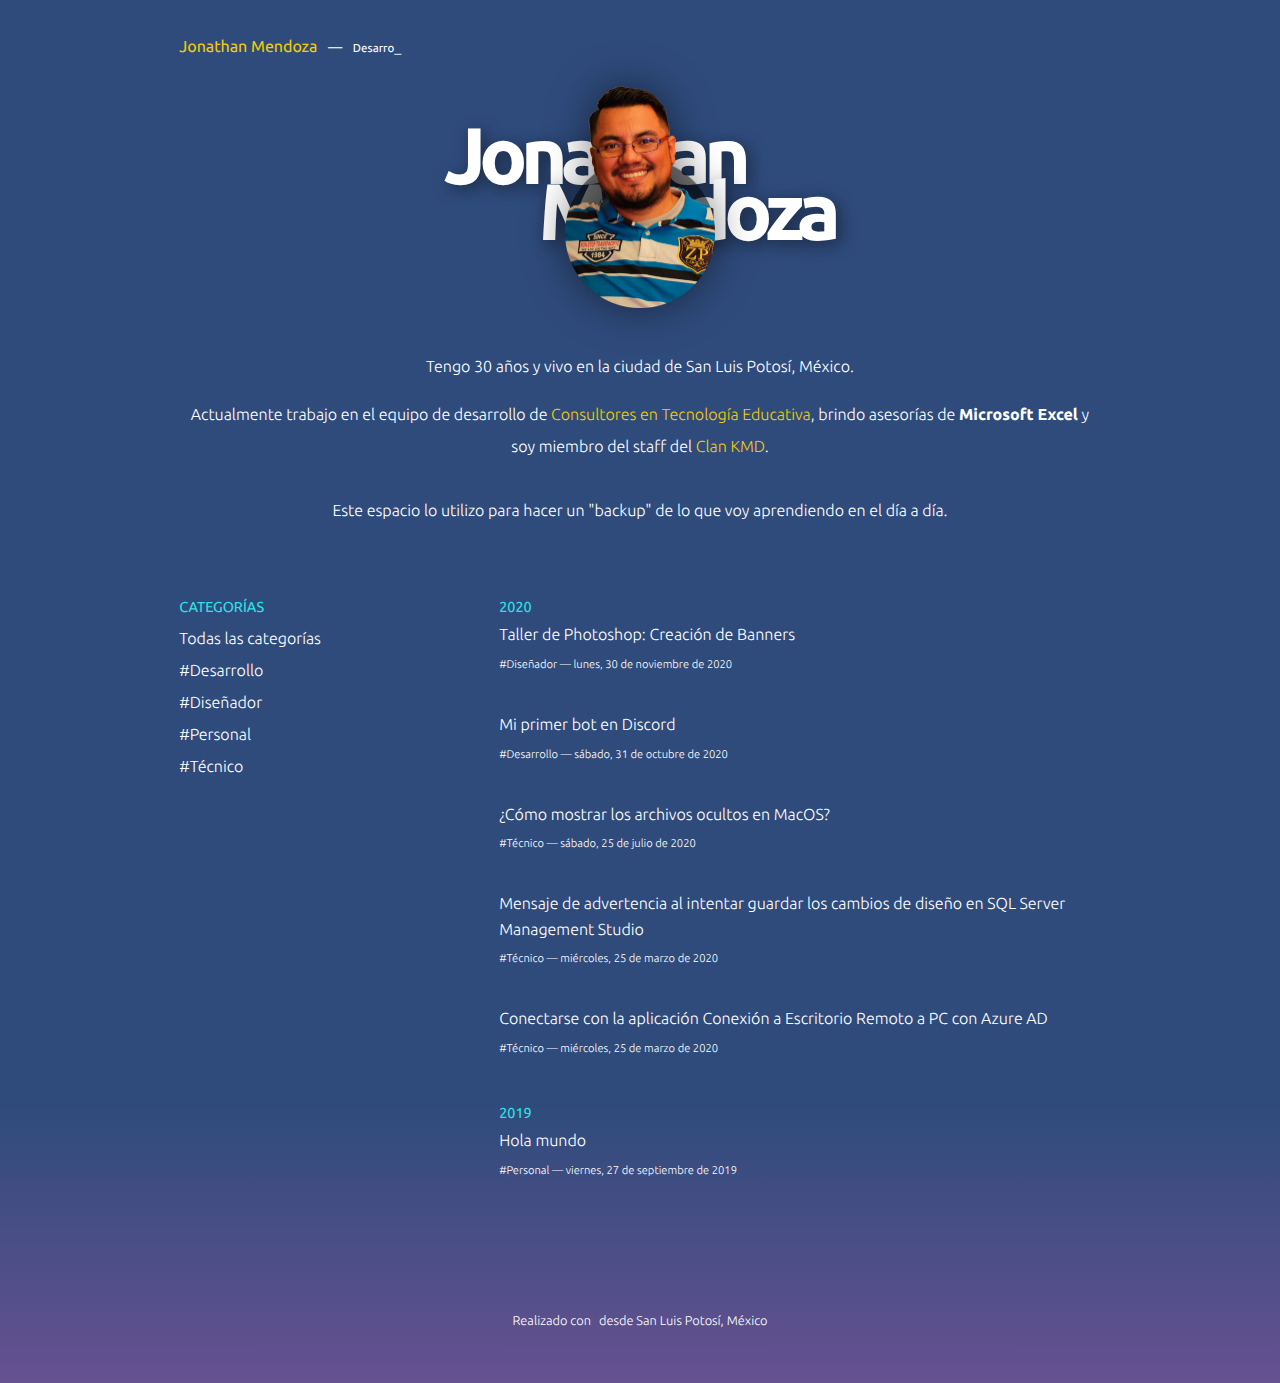
<file: index.html>
<!DOCTYPE html>
<html lang="es">
<head>
    <meta charset="UTF-8">
    <meta name="viewport" content="width=device-width, initial-scale=1.0, maximum-scale=1">
    <meta http-equiv="X-UA-Compatible" content="IE=edge">

	<title>
        
            Jonathan Mendoza &mdash; Bienvenido a mi sitio personal y profesional
        
    </title>
	
    <meta name="description" content="Blog personal y profesional de Jonathan Mendoza">
    <meta name="keywords" content="">
    <meta name="author" content="Jonathan Mendoza">

    <!-- CSS -->
    <link rel="stylesheet" href="/css/main.css?v=0.0.8">

    <!-- Icons -->
    <link rel="apple-touch-icon" sizes="57x57" href="/icon/apple-icon-57x57.png">
    <link rel="apple-touch-icon" sizes="60x60" href="/icon/apple-icon-60x60.png">
    <link rel="apple-touch-icon" sizes="72x72" href="/icon/apple-icon-72x72.png">
    <link rel="apple-touch-icon" sizes="76x76" href="/icon/apple-icon-76x76.png">
    <link rel="apple-touch-icon" sizes="114x114" href="/icon/apple-icon-114x114.png">
    <link rel="apple-touch-icon" sizes="120x120" href="/icon/apple-icon-120x120.png">
    <link rel="apple-touch-icon" sizes="144x144" href="/icon/apple-icon-144x144.png">
    <link rel="apple-touch-icon" sizes="152x152" href="/icon/apple-icon-152x152.png">
    <link rel="apple-touch-icon" sizes="180x180" href="/icon/apple-icon-180x180.png">
    <link rel="icon" type="image/png" sizes="192x192"  href="/icon/android-icon-192x192.png">
    <link rel="icon" type="image/png" sizes="32x32" href="/icon/favicon-32x32.png">
    <link rel="icon" type="image/png" sizes="96x96" href="/icon/favicon-96x96.png">
    <link rel="icon" type="image/png" sizes="16x16" href="/icon/favicon-16x16.png">
    <link rel="manifest" href="/icon/manifest.json">
    <meta name="msapplication-TileColor" content="#ffffff">
    <meta name="msapplication-TileImage" content="/ms-icon-144x144.png">
    <meta name="theme-color" content="#0d0221" />

    <!-- Global site tag (gtag.js) - Google Analytics -->
    <script async src="https://www.googletagmanager.com/gtag/js?id=UA-160235526-1"></script>
    <script>
        window.dataLayer = window.dataLayer || [];
        function gtag(){dataLayer.push(arguments);}
        gtag('js', new Date());

        gtag('config', 'UA-160235526-1');
    </script>

</head>

<body>
        <div id="Up"></div>
    <header>
        <div class="container">
            <div class="row">
                <div class="col-6-sm">
                    <a href="/" class="logo" title="JonathanMendoza.mx">Jonathan Mendoza</a>
                    <span class="line">—</span>
                    <span class="txt-rotate" data-period="2000" data-rotate='[ "Desarrollador", "Diseñador",  "Gamer", "Esposo", "Padre de familia" ]'></span><span class="blinking-cursor">_</span>
                </div>
                <div class="col-6-sm">
                    <div class="social">
                        <a href="/wishlist.html"><i class="ion-ios7-paperplane-outline"></i></a><span class="separacion"></span><a href="https://twitter.com/Yakziamx" target="_blank"><i class='ion-social-twitter-outline'></i></a><span class="separacion"></span><a href="https://www.facebook.com/Yakziamx/" target="_blank"><i class='ion-social-facebook-outline'></i></a><span class="separacion"></span><a href="https://github.com/Yakzia" target="_blank"><i class='ion-social-github-outline'></i></a>
                    </div>
                </div>
            </div>
        </div>
    </header>

    <section class="page-index">
    <div class="container">
        <div class="row">
            <div class="col-12">
                <!-- <img class="photo" src="/img/Perfil.jpg" alt=""> -->
                <div class="nameAndPhoto">
                    <p class="name">
                        <span class="firstName">Jonathan</span>
                        <span class="lastName">Mendoza</span>
                    </p>
                    <img class="photo zoomInDown" src="/img/Perfil.png" alt="">
                </div>
                <!-- <p class="hi">
                    ¡Hola! Mi nombre es<br><span class="name">Jonathan Mendoza</span>
                </p> -->
                <p class="aboutMe aboutMeInfo">
                    Tengo 30 años y vivo en la ciudad de San Luis Potosí, México.
                </p>
                <p class="aboutMe">
                    Actualmente trabajo en el equipo de desarrollo de <a href="https://www.TestingProgram.com.mx" target="_blank">Consultores en Tecnología Educativa</a>, brindo asesorías de <strong>Microsoft Excel</strong> y soy miembro del staff del <a href="http://clankmd.com" target="_blank">Clan KMD</a>.
                    <br><br>
                    Este espacio lo utilizo para hacer un "backup" de lo que voy aprendiendo en el día a día.
                </p>
            </div>
        </div>
    </div>
</section>

<section class="page-blog">
    <div class="container">
        <div class="row">
            <div class="col-4">
                <span class="categories">Categorías</span>
                <ul class = "allCategories">
                    
                    
                    
                    
                    <li><a onclick = "ShowCategories('')">Todas las categorías</a></li>
                    
                    
                    <li><a onclick = "ShowCategories('Desarrollo')">#Desarrollo</a></li>
                    
                    
                    <li><a onclick = "ShowCategories('Diseñador')">#Diseñador</a></li>
                    
                    
                    <li><a onclick = "ShowCategories('Personal')">#Personal</a></li>
                    
                    
                    <li><a onclick = "ShowCategories('Técnico')">#Técnico</a></li>
                    
                </ul>
            </div>
            <div class="col-8">
                <div id="categoryName" class="hideArticle"></div>

                
                
                
                
                <div class="year">2020</div>
                
                

                
                

                <div class="article Diseñador">
                    <div class="title"><a href="/Taller-de-Photoshop-Creacion-de-banners">Taller de Photoshop&#58; Creación de Banners</a></div>
                    <div class="info"><span class="category">#Diseñador</span><span> — </span><span class="date">lunes, 30 de noviembre de 2020</span></div>
                </div>
                
                
                

                
                

                <div class="article Desarrollo">
                    <div class="title"><a href="/Mi-primer-Bot-en-Discord">Mi primer bot en Discord</a></div>
                    <div class="info"><span class="category">#Desarrollo</span><span> — </span><span class="date">sábado, 31 de octubre de 2020</span></div>
                </div>
                
                
                

                
                

                <div class="article Técnico">
                    <div class="title"><a href="/Como-mostrar-los-archivos-ocultos-en-MacOS">¿Cómo mostrar los archivos ocultos en MacOS?</a></div>
                    <div class="info"><span class="category">#Técnico</span><span> — </span><span class="date">sábado, 25 de julio de 2020</span></div>
                </div>
                
                
                

                
                

                <div class="article Técnico">
                    <div class="title"><a href="/Mensaje-de-advertencia-al-intentar-guardar-los-cambios-de-diseno-en-SQL-Server-Management-Studio">Mensaje de advertencia al intentar guardar los cambios de diseño en SQL Server Management Studio</a></div>
                    <div class="info"><span class="category">#Técnico</span><span> — </span><span class="date">miércoles, 25 de marzo de 2020</span></div>
                </div>
                
                
                

                
                

                <div class="article Técnico">
                    <div class="title"><a href="/Conectarse-con-la-aplicacion-Conexion-a-Escritorio-Remoto-a-PC-con-Azure-AD">Conectarse con la aplicación Conexión a Escritorio Remoto a PC con Azure AD</a></div>
                    <div class="info"><span class="category">#Técnico</span><span> — </span><span class="date">miércoles, 25 de marzo de 2020</span></div>
                </div>
                
                
                
                <div class="year">2019</div>
                
                

                
                

                <div class="article Personal">
                    <div class="title"><a href="/Hola-mundo">Hola mundo</a></div>
                    <div class="info"><span class="category">#Personal</span><span> — </span><span class="date">viernes, 27 de septiembre de 2019</span></div>
                </div>
                
            </div>
        </div>
    </div>
</section>

    <footer>
    <div class="container">
        <div class="row">
            <div class="col-12">
                <p class="GoUp">
                    <a class="jump" href="#Up"><i class="ion-ios7-arrow-up"></i></a>
                </p>
                <p class="love">Realizado con <i class="ion-heart"></i> desde San Luis Potosí, México</p>
            </div>
        </div>
    </div>
</footer>

<script src="/js/animacion.js"></script>
<script src="/js/filter.js"></script>
</body>
</html>
</file>
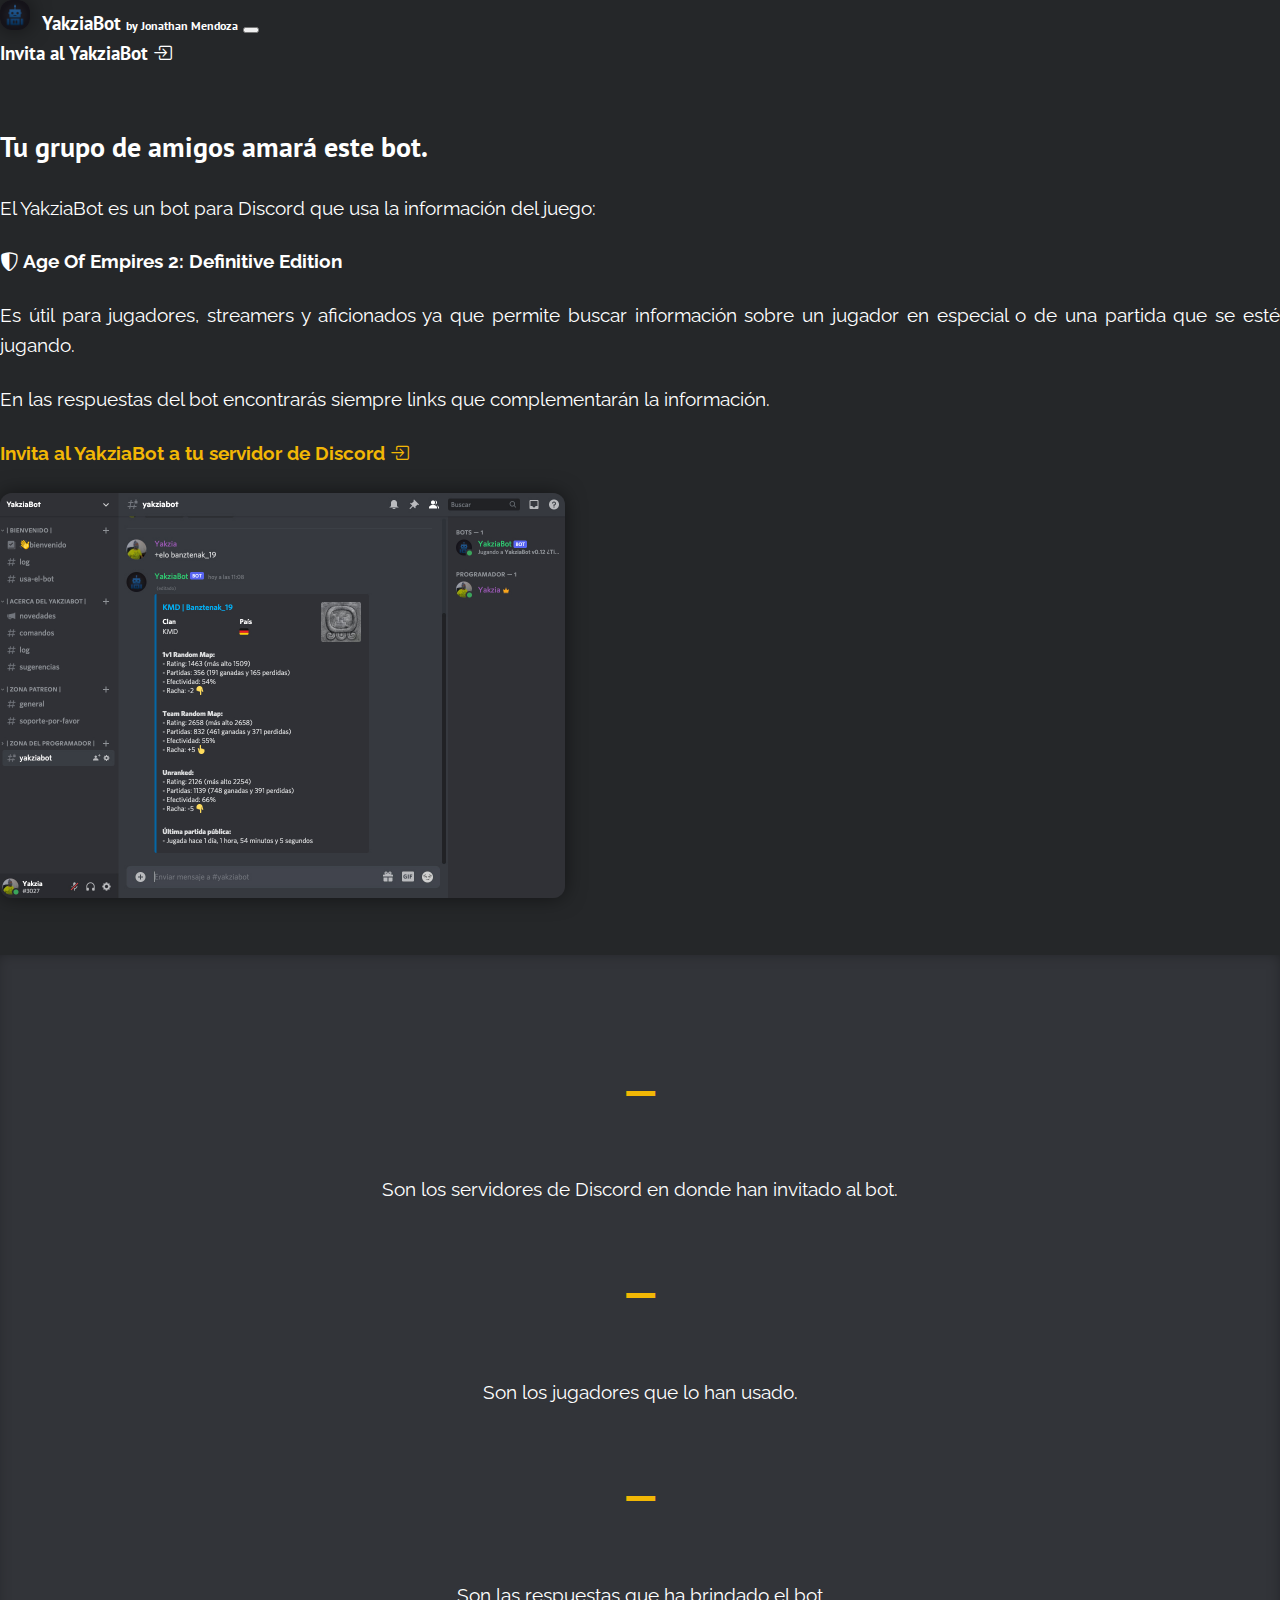
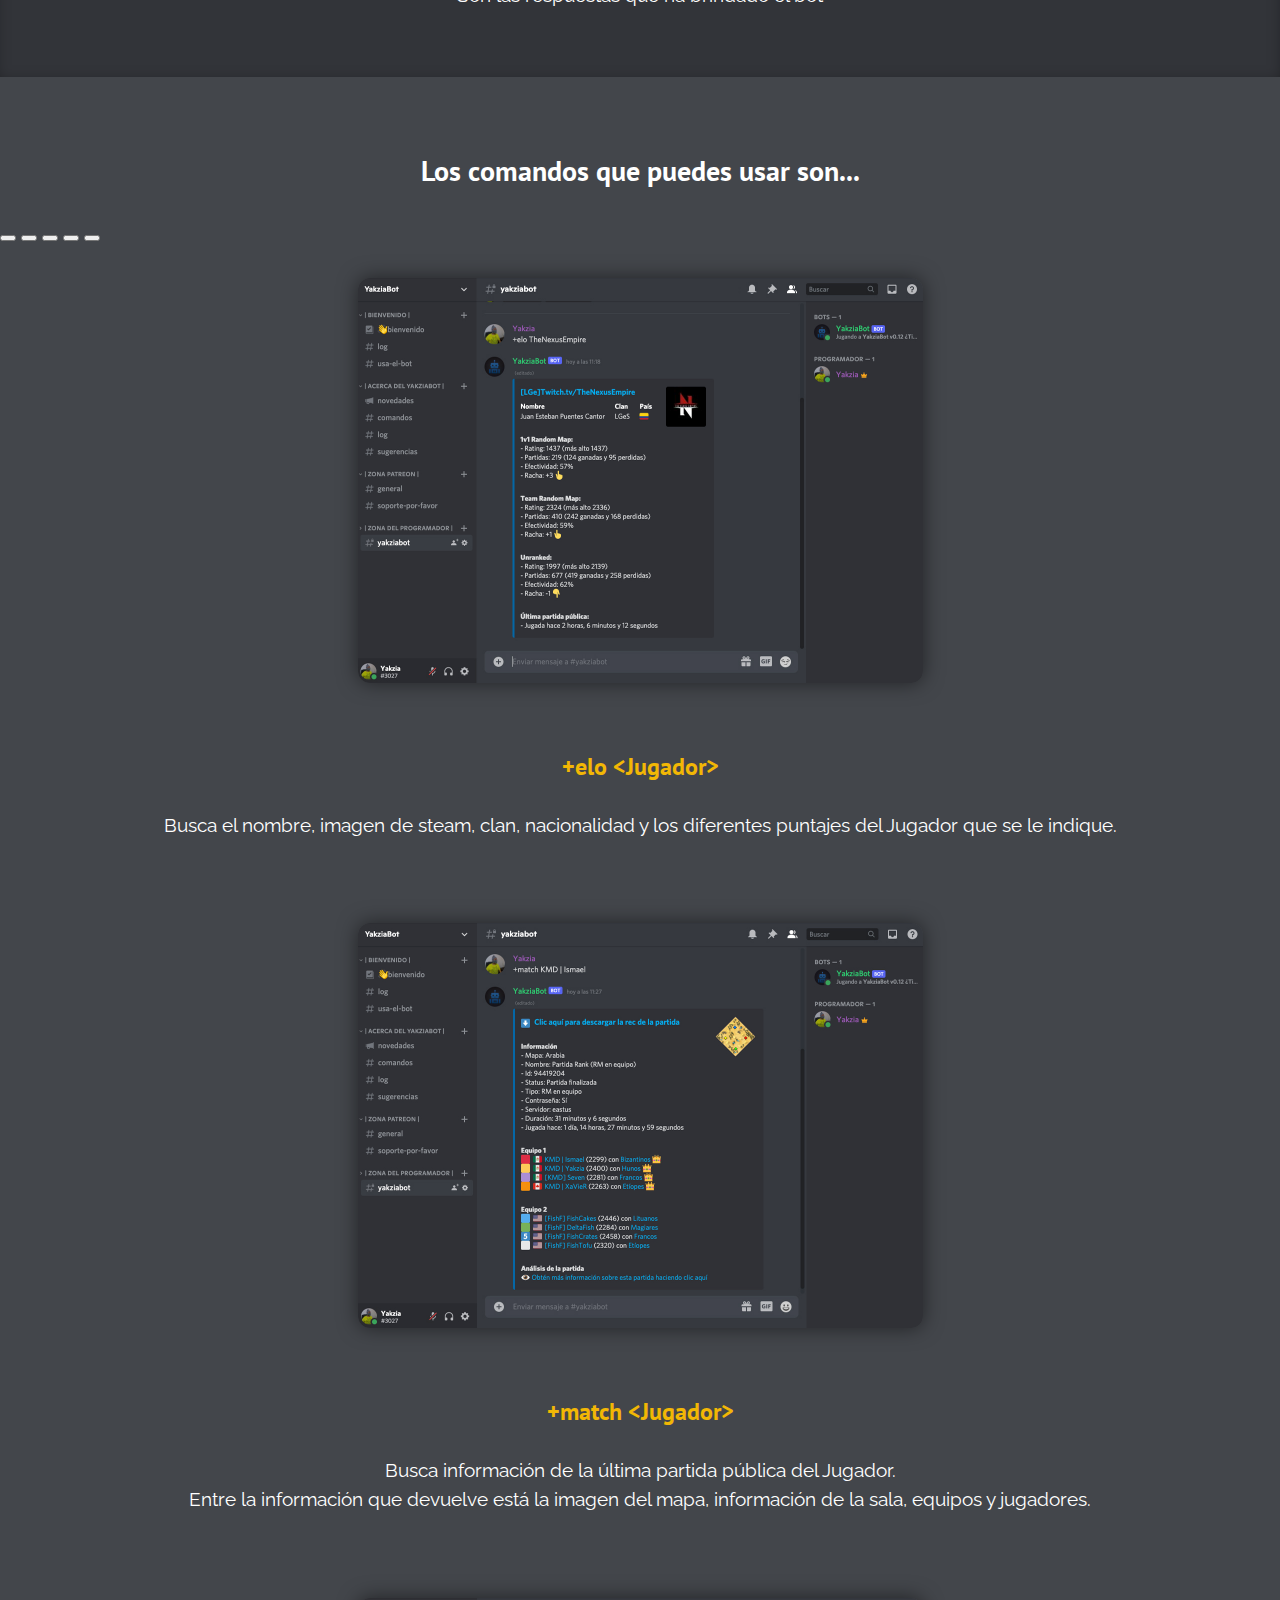
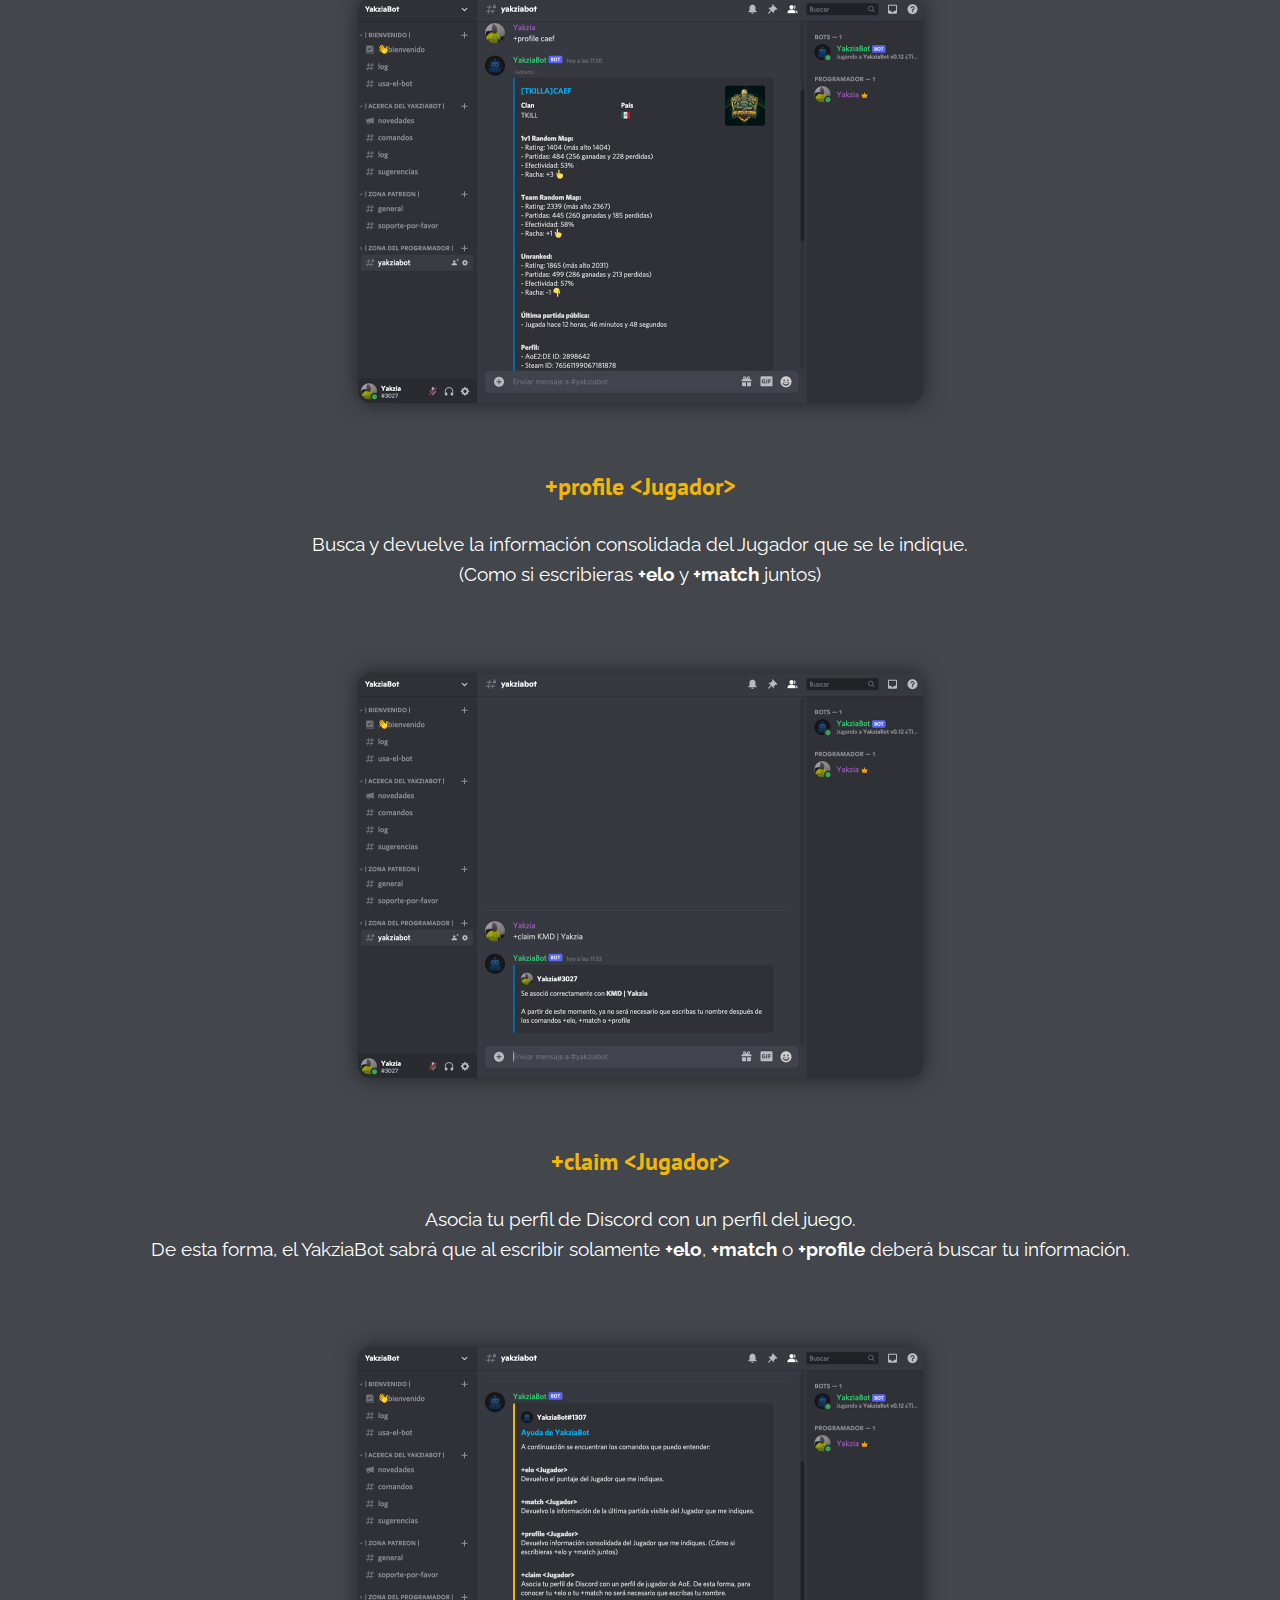
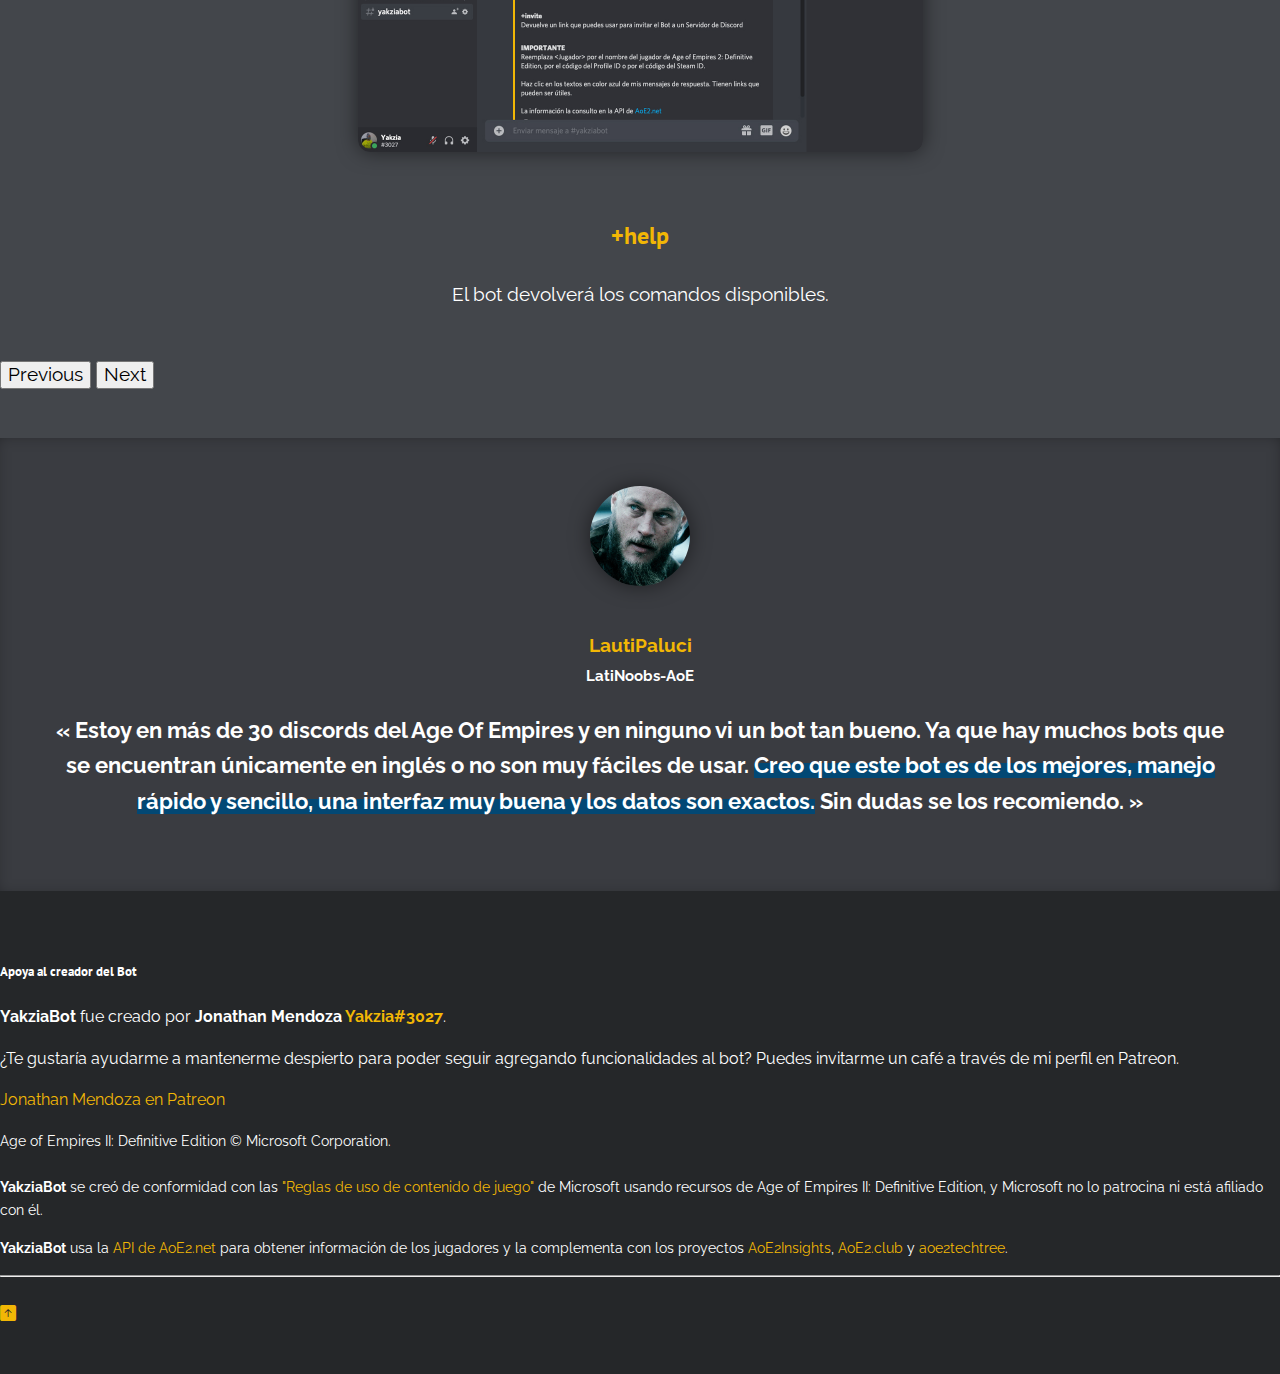
<file: yakziabot/index.html>
<!DOCTYPE html>
<html lang="es">
<head>
    <meta charset="utf-8">
    <meta name="viewport" content="width=device-width, initial-scale=1">
    <meta http-equiv="X-UA-Compatible" content="IE=edge">

    <title>YakziaBot - El bot para Discord by Jonathan Mendoza</title>

    <meta name="description" content="YakziaBot - El bot para Discord by Jonathan Mendoza">
    <meta name="keywords" content="bot, discord, discordbot, aoe, age of empires, age of empires definitive edition, aoede">
    <meta name="author" content="Jonathan Mendoza">

    <!-- CSS -->
    <link href="https://cdn.jsdelivr.net/npm/bootstrap@5.0.1/dist/css/bootstrap.min.css" rel="stylesheet" integrity="sha384-+0n0xVW2eSR5OomGNYDnhzAbDsOXxcvSN1TPprVMTNDbiYZCxYbOOl7+AMvyTG2x" crossorigin="anonymous">
    <link rel="stylesheet" href="/css/yakziabot.css?v=0.0.15">

    <!-- Icons -->
    <link rel="apple-touch-icon" sizes="57x57" href="/yakziabot/icon/apple-icon-57x57.png">
    <link rel="apple-touch-icon" sizes="60x60" href="/yakziabot/icon/apple-icon-60x60.png">
    <link rel="apple-touch-icon" sizes="72x72" href="/yakziabot/icon/apple-icon-72x72.png">
    <link rel="apple-touch-icon" sizes="76x76" href="/yakziabot/icon/apple-icon-76x76.png">
    <link rel="apple-touch-icon" sizes="114x114" href="/yakziabot/icon/apple-icon-114x114.png">
    <link rel="apple-touch-icon" sizes="120x120" href="/yakziabot/icon/apple-icon-120x120.png">
    <link rel="apple-touch-icon" sizes="144x144" href="/yakziabot/icon/apple-icon-144x144.png">
    <link rel="apple-touch-icon" sizes="152x152" href="/yakziabot/icon/apple-icon-152x152.png">
    <link rel="apple-touch-icon" sizes="180x180" href="/yakziabot/icon/apple-icon-180x180.png">
    <link rel="icon" type="image/png" sizes="192x192"  href="/yakziabot/icon/android-icon-192x192.png">
    <link rel="icon" type="image/png" sizes="32x32" href="/yakziabot/icon/favicon-32x32.png">
    <link rel="icon" type="image/png" sizes="96x96" href="/yakziabot/icon/favicon-96x96.png">
    <link rel="icon" type="image/png" sizes="16x16" href="/yakziabot/icon/favicon-16x16.png">
    <link rel="manifest" href="/yakziabot/icon/manifest.json">
    <meta name="msapplication-TileColor" content="#ffffff">
    <meta name="msapplication-TileImage" content="/yakziabot/icon/ms-icon-144x144.png">
    <meta name="theme-color" content="#0d0221" />

    <!-- Global site tag (gtag.js) - Google Analytics -->
    <script async src="https://www.googletagmanager.com/gtag/js?id=UA-160235526-1"></script>
    <script>
        window.dataLayer = window.dataLayer || [];
        function gtag(){dataLayer.push(arguments);}
        gtag('js', new Date());

        gtag('config', 'UA-160235526-1');
    </script>
    
</head>
<body>
    <nav class="navbar sticky-top navbar-expand-sm">
        <div class="container">
            <span class="navbar-brand">
                <img src="/yakziabot/img/www/YakziaBot.jpg" alt="" width="30" height="30" class="d-inline-block align-text-top imgBrand">
                <a href="/yakziabot/index.html">YakziaBot</a>
                <span class="byJM">by <a href="/" target="_blank" rel="nofollow noopener noreferrer">Jonathan Mendoza</a></span>
            </span>
            <button class="navbar-toggler" type="button" data-bs-toggle="collapse" data-bs-target="#navbarSupportedContent" aria-controls="navbarSupportedContent" aria-expanded="false" aria-label="Toggle navigation">
                <span class="navbar-toggler-icon"></span>
            </button>
            <div class="collapse navbar-collapse justify-content-end" id="navbarNav">
                <a class="nav-link btn btn-primary btn-sm" target="_blank" rel="nofollow noopener noreferrer" href="https://discord.com/oauth2/authorize?client_id=716379591450689538&permissions=2048&scope=bot">Invita al YakziaBot <i class="bi bi-box-arrow-in-right"></i></a>
            </div>
        </div>
    </nav>

    <header>
        <div class="container">
            <div class="row align-items-center">
                <div class="col-12 col-sm-12 col-md-12 col-lg-5 col-xl-5 col-xxl-5 order-2 order-lg-1">
                    <h2>Tu grupo de amigos amará este bot.</h2>
                    <p>
                        El YakziaBot es un bot para Discord que usa la información del juego:
                    </p>
                    <p>
                        <strong><i class="bi bi-shield-shaded"></i> Age Of Empires 2: Definitive Edition</strong>
                    </p>
                    <p>
                        Es útil para jugadores, streamers y aficionados ya que permite buscar información sobre un jugador en especial o de una partida que se esté jugando.
                    </p>
                    <p>
                        En las respuestas del bot encontrarás siempre links que complementarán la información.
                    </p>
                    <p>
                        <a class="btn btn-primary" target="_blank" rel="nofollow noopener noreferrer" href="https://discord.com/oauth2/authorize?client_id=716379591450689538&permissions=2048&scope=bot"><strong>Invita al YakziaBot a tu servidor de Discord <i class="bi bi-box-arrow-in-right"></i></strong></a>
                    </p>
                </div>
                <div class="col-12 col-sm-12 col-md-12 col-lg-6 col-xl-6 col-xxl-6 offset-lg-1 offset-xl-1 offset-xxl-1 order-1 order-lg-2 text-center">
                    <img style ="max-width: 565px; width: 100%;" src="/yakziabot/img/www/imgHeader.jpg" alt="">
                </div>
            </div>
        </div>
    </header>

    <main>
        <section id = "statisticsBot">
            <div class="container">
                <div class="row">
                    <div class="col-12 col-md-4">
                        <p id="yakziaBotServers">&mdash;</p>
                        <p>Son los servidores de Discord en donde han invitado al bot.</p>
                    </div>
                    <div class="col-12 col-md-4">
                        <p id="yakziaBotUsers">&mdash;</p>
                        <p>Son los jugadores que lo han usado.</p>
                    </div>
                    <div class="col-12 col-md-4">
                        <p id="yakziaBotRequests">&mdash;</p>
                        <p>Son las respuestas que ha brindado el bot<span id="yakziaBotFirstRequest"></span></p>
                    </div>
                </div>
            </div>
        </section>

        <section id = "commandsBot">
            <div class="container">
                <div class="row">
                    <div class="col-12">
                        <div class="title">
                            <h2>Los comandos que puedes usar son...</h2>
                        </div>
                    </div>
                </div>

                <div class="row">

                    <div id="carouselExampleCaptions" class="carousel slide" data-bs-ride="carousel" data-bs-interval="false">
                        <div class="carousel-indicators">
                            <button type="button" data-bs-target="#carouselExampleCaptions" data-bs-slide-to="0" class="active" aria-current="true" aria-label="Slide 1"></button>
                            <button type="button" data-bs-target="#carouselExampleCaptions" data-bs-slide-to="1" aria-label="Slide 2"></button>
                            <button type="button" data-bs-target="#carouselExampleCaptions" data-bs-slide-to="2" aria-label="Slide 3"></button>
                            <button type="button" data-bs-target="#carouselExampleCaptions" data-bs-slide-to="3" aria-label="Slide 4"></button>
                            <button type="button" data-bs-target="#carouselExampleCaptions" data-bs-slide-to="4" aria-label="Slide 5"></button>
                        </div>

                        <div class="carousel-inner">
                            <div class="carousel-item active">
                                <div class="command">
                                    <img style ="max-width: 565px; width: 100%;" src="/yakziabot/img/www/commandElo.jpg" alt="">
                                    <p class="name">+elo &lt;Jugador&gt;</p>
                                    <p>
                                        Busca el nombre, imagen de steam, clan, nacionalidad y los diferentes puntajes del Jugador que se le indique.
                                    </p>
                                </div>
                            </div>

                            <div class="carousel-item">
                                <div class="command">
                                    <img style ="max-width: 565px; width: 100%;" src="/yakziabot/img/www/commandMatch.jpg" alt="">
                                    <p class="name">+match &lt;Jugador&gt;</p>
                                    <p>
                                        Busca información de la última partida pública del Jugador.<br>
                                        Entre la información que devuelve está la imagen del mapa, información de la sala, equipos y jugadores.
                                    </p>
                                </div>
                            </div>

                            <div class="carousel-item">
                                <div class="command">
                                    <img style ="max-width: 565px; width: 100%;" src="/yakziabot/img/www/commandProfile.jpg" alt="">
                                    <p class="name">+profile &lt;Jugador&gt;</p>
                                    <p>
                                        Busca y devuelve la información consolidada del Jugador que se le indique.<br>
                                        (Como si escribieras <strong>+elo</strong> y <strong>+match</strong> juntos)
                                    </p>
                                </div>
                            </div>

                            <div class="carousel-item">
                                <div class="command">
                                    <img style ="max-width: 565px; width: 100%;" src="/yakziabot/img/www/commandClaim.jpg" alt="">
                                    <p class="name">+claim &lt;Jugador&gt;</p>
                                    <p>
                                        Asocia tu perfil de Discord con un perfil del juego.<br>
                                        De esta forma, el YakziaBot sabrá que al escribir solamente <strong>+elo</strong>, <strong>+match</strong> o <strong>+profile</strong> deberá buscar tu información.
                                    </p>
                                </div>
                            </div>

                            <div class="carousel-item">
                                <div class="command">
                                    <img style ="max-width: 565px; width: 100%;" src="/yakziabot/img/www/commandHelp.jpg" alt="">
                                    <p class="name">+help</p>
                                    <p>
                                        El bot devolverá los comandos disponibles.
                                    </p>
                                </div>
                            </div>
                        </div>
                        
                        <button class="carousel-control-prev" type="button" data-bs-target="#carouselExampleCaptions" data-bs-slide="prev">
                        <span class="carousel-control-prev-icon" aria-hidden="true"></span>
                        <span class="visually-hidden">Previous</span>
                        </button>
                        <button class="carousel-control-next" type="button" data-bs-target="#carouselExampleCaptions" data-bs-slide="next">
                        <span class="carousel-control-next-icon" aria-hidden="true"></span>
                        <span class="visually-hidden">Next</span>
                        </button>

                    </div>
                </div>
            </div>
        </section>

        <section id = "testimonials">
            <div class="container">
                <div class="row align-items-center">
                    <div class="col-12 col-lg-4 order-2 order-lg-1">
                        <div class="authorCard">
                            <img id="testimonialImage" class="picture" src="" alt="">
                            <p class="informationAuthor">
                                <span id="testimonialAuthor" class="author"></span><br>
                                <span id="testimonialSquad" class="squad"></span>
                            </p>
                        </div>
                    </div>
                    <div class="col-12 col-lg-8 order-1 order-lg-2">
                        <p class="testimonial">
                            <span class="doubleQuotes">«</span>
                            <span id="testimonialText"></span>
                            <!-- Con el YakziaBot pude aprender mejor en que mapas juego mejor, en que mapas puedo mejorar y sobretodo, conocí a un compañero y excelente maestro.<br><br>
                            La única desventaja que le veo, es que <mark>no lo tengan los demás canales de discord</mark> o algunas páginas del Age. -->
                            <span class="doubleQuotes">»</span>
                        </p>
                    </div>
                </div>
            </div>
        </section>
    </main>

    <footer>
        <div class="container">
            <div class="row">
                <div class="col-12 col-lg-6">
                    <h5>Apoya al creador del Bot</h5>
                    <p><strong>YakziaBot</strong> fue creado por <strong>Jonathan Mendoza <a href="https://discordapp.com/users/372731549797580810" target="_blank" rel="nofollow noopener noreferrer">Yakzia#3027</a></strong>.</p>
                    <p>¿Te gustaría ayudarme a mantenerme despierto para poder seguir agregando funcionalidades al bot? Puedes invitarme un café a través de mi perfil en Patreon.</p>
                    <p><a class="btn btn-danger" target="_blank" rel="nofollow noopener noreferrer" href="https://www.patreon.com/yakzia">Jonathan Mendoza en Patreon</a></p>
                </div>
                <div class="col-12 col-lg-5 offset-lg-1">
                    <div class="disclaimer">
                        <p>
                            Age of Empires II: Definitive Edition © Microsoft Corporation.<br><br>
                            <strong>YakziaBot</strong> se creó de conformidad con las <a href="https://www.xbox.com/es-ES/developers/rules" target="_blank" rel="nofollow noopener noreferrer">"Reglas de uso de contenido de juego"</a> de Microsoft usando recursos de Age of Empires II: Definitive Edition, y Microsoft no lo patrocina ni está afiliado con él.
                        </p>
                        <p>
                            <strong>YakziaBot</strong> usa la <a href="https://aoe2.net/#api" target="_blank" rel="nofollow noopener noreferrer">API de AoE2.net</a> para obtener información de los jugadores y la complementa con los proyectos <a href="https://www.aoe2insights.com" target="_blank" rel="nofollow noopener noreferrer">AoE2Insights</a>, <a href="https://aoe2.club" target="_blank" rel="nofollow noopener noreferrer">AoE2.club</a> y <a href="https://aoe2techtree.net" target="_blank" rel="nofollow noopener noreferrer">aoe2techtree</a>.
                        </p>
                    </div>
                </div>
            </div>
            <div class="row">
                <div class="col-12">
                    <hr>
                </div>
            </div>
            <div class="row">
                <div class="col-12">
                    <p class="text-center"><button id="scrollToTopBtn"><i class="bi bi-arrow-up-square-fill"></i></button></p>
                </div>
            </div>
        </div>
    </footer>

    <!-- Bootstrap -->
    <script src="https://cdn.jsdelivr.net/npm/@popperjs/core@2.9.2/dist/umd/popper.min.js" integrity="sha384-IQsoLXl5PILFhosVNubq5LC7Qb9DXgDA9i+tQ8Zj3iwWAwPtgFTxbJ8NT4GN1R8p" crossorigin="anonymous"></script>
    <script src="https://cdn.jsdelivr.net/npm/bootstrap@5.0.1/dist/js/bootstrap.min.js" integrity="sha384-Atwg2Pkwv9vp0ygtn1JAojH0nYbwNJLPhwyoVbhoPwBhjQPR5VtM2+xf0Uwh9KtT" crossorigin="anonymous"></script>
    <script src="/yakziabot/testimonials.js"></script>

    <script>
        // Scroll
        var Btn = document.getElementById("scrollToTopBtn");
        var rootElement = document.documentElement;

        function scrollToTop(){
            rootElement.scrollTo({
                top:0 ,
                behavior: "smooth"
            })
        }

        Btn.addEventListener("click",scrollToTop);

        // Statistics
        fetch('https://yakzia.xyz/yakziabot/api/statistics')
        .then(response => response.json())
        .then(function(data){
            let servers = data.discordServers;
            let users = data.discordUsers;
            let requests = data.requests;
            let firstRequest = data.firstRequest;
            let dateFirstRequest = null;

            let d = new Date(firstRequest);
            let ye = new Intl.DateTimeFormat('es', { year: 'numeric' }).format(d);
            let mo = new Intl.DateTimeFormat('es', { month: 'long' }).format(d);
            let da = new Intl.DateTimeFormat('es', { day: '2-digit' }).format(d);
            dateFirstRequest = ` desde el ${da} de ${mo} del ${ye}.`;

            document.getElementById("yakziaBotServers").innerText = new Intl.NumberFormat('en-US').format(servers);
            document.getElementById("yakziaBotUsers").innerText = new Intl.NumberFormat('en-US').format(users);
            document.getElementById("yakziaBotRequests").innerText = new Intl.NumberFormat('en-US').format(requests);
            document.getElementById("yakziaBotFirstRequest").innerText = dateFirstRequest;
        });

        // Testimonials
        let random = Math.floor(Math.random() * listOfTestimonials.testimonials.length);
        let testimonial = listOfTestimonials.testimonials[random];
        const imgTestimonials = "/yakziabot/img/testimonials/"

        document.getElementById("testimonialImage").src = `${imgTestimonials}${testimonial.image}`;
        document.getElementById("testimonialAuthor").innerHTML = testimonial.author;
        document.getElementById("testimonialSquad").innerHTML = testimonial.squad;
        document.getElementById("testimonialText").innerHTML = testimonial.testimonial;

    </script>
</body>
</html>
</file>
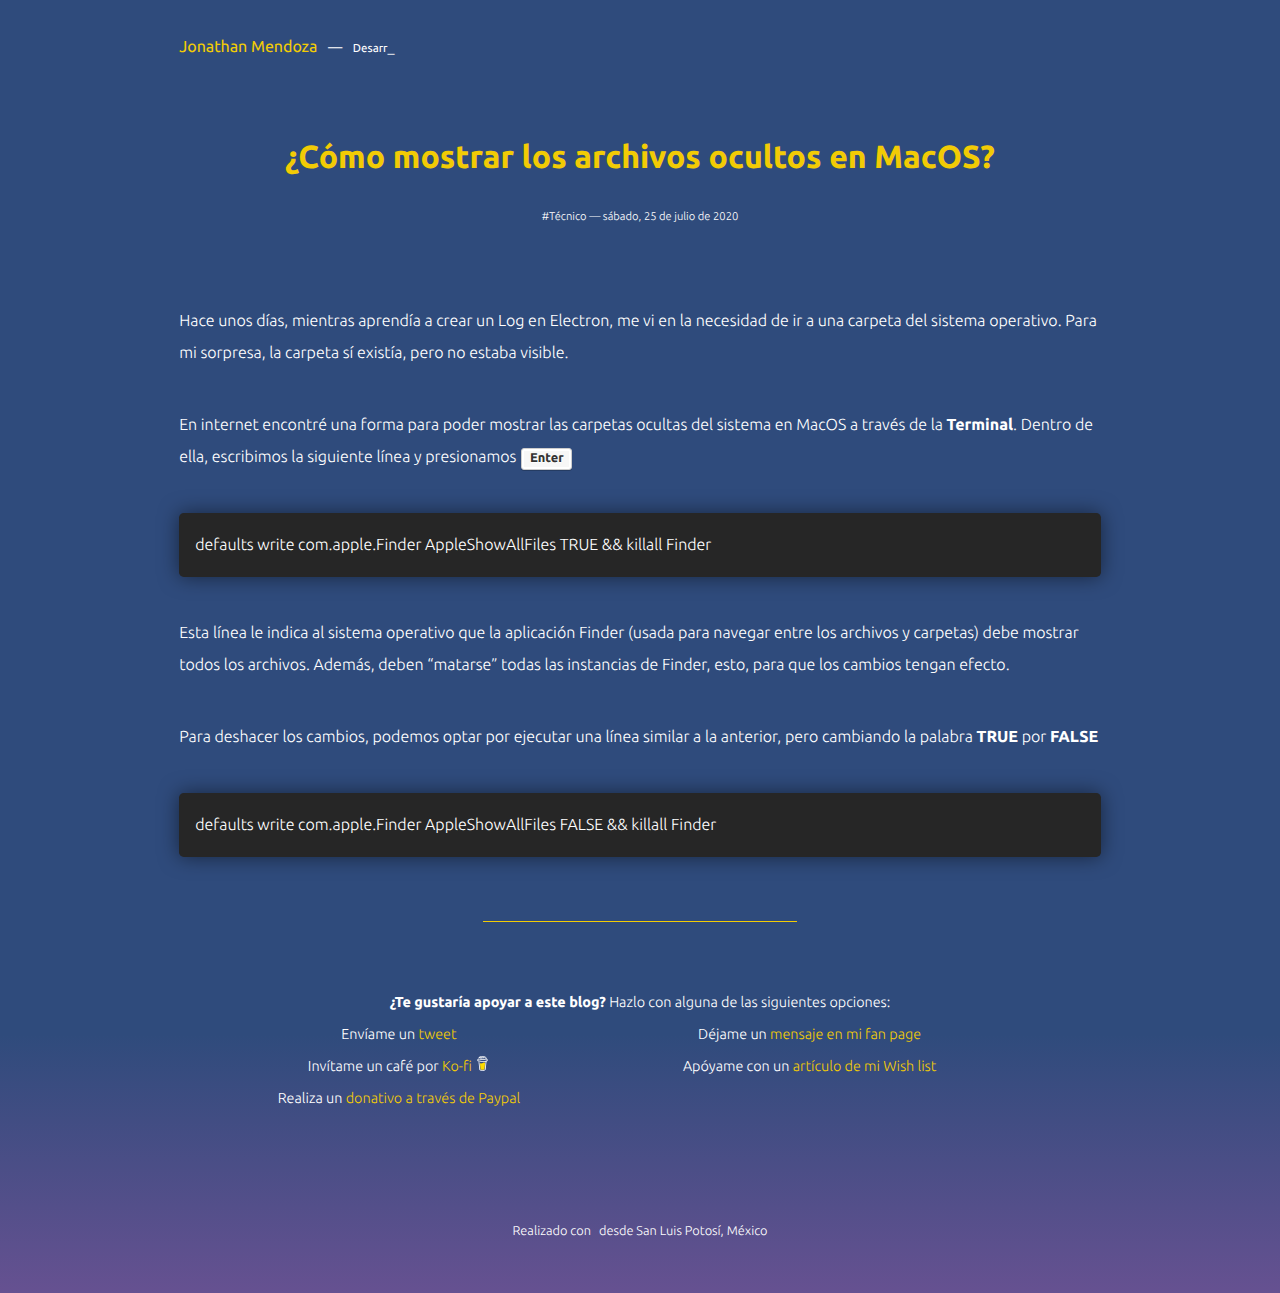
<file: Como-mostrar-los-archivos-ocultos-en-MacOS.html>
<!DOCTYPE html>
<html lang="es">
<head>
    <meta charset="UTF-8">
    <meta name="viewport" content="width=device-width, initial-scale=1.0, maximum-scale=1">
    <meta http-equiv="X-UA-Compatible" content="IE=edge">

	<title>
        
            ¿Cómo mostrar los archivos ocultos en MacOS? &mdash; Jonathan Mendoza
        
    </title>
	
    <meta name="description" content="Blog personal y profesional de Jonathan Mendoza">
    <meta name="keywords" content="">
    <meta name="author" content="Jonathan Mendoza">

    <!-- CSS -->
    <link rel="stylesheet" href="/css/main.css?v=0.0.8">

    <!-- Icons -->
    <link rel="apple-touch-icon" sizes="57x57" href="/icon/apple-icon-57x57.png">
    <link rel="apple-touch-icon" sizes="60x60" href="/icon/apple-icon-60x60.png">
    <link rel="apple-touch-icon" sizes="72x72" href="/icon/apple-icon-72x72.png">
    <link rel="apple-touch-icon" sizes="76x76" href="/icon/apple-icon-76x76.png">
    <link rel="apple-touch-icon" sizes="114x114" href="/icon/apple-icon-114x114.png">
    <link rel="apple-touch-icon" sizes="120x120" href="/icon/apple-icon-120x120.png">
    <link rel="apple-touch-icon" sizes="144x144" href="/icon/apple-icon-144x144.png">
    <link rel="apple-touch-icon" sizes="152x152" href="/icon/apple-icon-152x152.png">
    <link rel="apple-touch-icon" sizes="180x180" href="/icon/apple-icon-180x180.png">
    <link rel="icon" type="image/png" sizes="192x192"  href="/icon/android-icon-192x192.png">
    <link rel="icon" type="image/png" sizes="32x32" href="/icon/favicon-32x32.png">
    <link rel="icon" type="image/png" sizes="96x96" href="/icon/favicon-96x96.png">
    <link rel="icon" type="image/png" sizes="16x16" href="/icon/favicon-16x16.png">
    <link rel="manifest" href="/icon/manifest.json">
    <meta name="msapplication-TileColor" content="#ffffff">
    <meta name="msapplication-TileImage" content="/ms-icon-144x144.png">
    <meta name="theme-color" content="#0d0221" />

    <!-- Global site tag (gtag.js) - Google Analytics -->
    <script async src="https://www.googletagmanager.com/gtag/js?id=UA-160235526-1"></script>
    <script>
        window.dataLayer = window.dataLayer || [];
        function gtag(){dataLayer.push(arguments);}
        gtag('js', new Date());

        gtag('config', 'UA-160235526-1');
    </script>

</head>

<body>
        <div id="Up"></div>
    <header>
        <div class="container">
            <div class="row">
                <div class="col-6-sm">
                    <a href="/" class="logo" title="JonathanMendoza.mx">Jonathan Mendoza</a>
                    <span class="line">—</span>
                    <span class="txt-rotate" data-period="2000" data-rotate='[ "Desarrollador", "Diseñador",  "Gamer", "Esposo", "Padre de familia" ]'></span><span class="blinking-cursor">_</span>
                </div>
                <div class="col-6-sm">
                    <div class="social">
                        <a href="/wishlist.html"><i class="ion-ios7-paperplane-outline"></i></a><span class="separacion"></span><a href="https://twitter.com/Yakziamx" target="_blank"><i class='ion-social-twitter-outline'></i></a><span class="separacion"></span><a href="https://www.facebook.com/Yakziamx/" target="_blank"><i class='ion-social-facebook-outline'></i></a><span class="separacion"></span><a href="https://github.com/Yakzia" target="_blank"><i class='ion-social-github-outline'></i></a>
                    </div>
                </div>
            </div>
        </div>
    </header>

    <section class="page-post">
        <div class="container">
            <div class="row">
                <div class="col-12">
                    <div class="postInfo">
                        
                        
                        <h1 class="title">¿Cómo mostrar los archivos ocultos en MacOS?</h1>
                        <div class="info"><span class="category">#Técnico</span><span> — </span><span class="date">sábado, 25 de julio de 2020</span></div>
                    </div>
                </div>
            </div>
            <div class="row">
                <div class="col-12">
                    <div id="postContent">
                        
                        <p>Hace unos días, mientras aprendía a crear un Log en Electron, me vi en la necesidad de ir a una carpeta del sistema operativo. Para mi sorpresa, la carpeta sí existía, pero no estaba visible.</p>

<p>En internet encontré una forma para poder mostrar las carpetas ocultas del sistema en MacOS a través de la <strong>Terminal</strong>. Dentro de ella, escribimos la siguiente línea y presionamos <span class="key">Enter</span></p>

<p class="terminal">defaults write com.apple.Finder AppleShowAllFiles TRUE &amp;&amp; killall Finder</p>

<p>Esta línea le indica al sistema operativo que la aplicación Finder (usada para navegar entre los archivos y carpetas) debe mostrar todos los archivos. Además, deben “matarse” todas las instancias de Finder, esto, para que los cambios tengan efecto.</p>

<p>Para deshacer los cambios, podemos optar por ejecutar una línea similar a la anterior, pero cambiando la palabra <strong>TRUE</strong> por <strong>FALSE</strong></p>

<p class="terminal">defaults write com.apple.Finder AppleShowAllFiles FALSE &amp;&amp; killall Finder</p>

                        
                        <hr class = "hrShareAndDonation">
<div class="shareAndDonation">
    <span class="message">
        <strong>¿Te gustaría apoyar a este blog?</strong> Hazlo con alguna de las siguientes opciones:
    </span>
    <div class="container-fluid">
        <div class="row">
            <div class="col-6">
                Envíame un <a href="https://twitter.com/intent/tweet?text=@yakziamx tu post ¿Cómo mostrar los archivos ocultos en MacOS? me fue de utilidad ¡Gracias!">tweet <i class="ion-social-twitter"></i></a>
            </div>
            <div class="col-6">
                Déjame un <a href="https://www.facebook.com/Yakziamx/" target="_blank">mensaje en mi fan page <i class="ion-social-facebook"></i></a>
            </div>
            <div class="col-6">
                Invítame un café por <a href="https://ko-fi.com/yakzia" target="_blank">Ko-fi <img src="/img/buymeacoffee.svg" alt=""> </a>
            </div>
            <div class="col-6">
                Apóyame con un <a href="/wishlist.html" target="_blank">artículo de mi Wish list <i class="ion-ios7-paperplane"></i></a> 
            </div>
            <div class="col-6">
                Realiza un <a href="https://paypal.me/Yakzia" target="_blank">donativo a través de Paypal <i class="ion-card"></i></a>
            </div>
        </div>
    </div>
</div>
                        
                    </div>
                </div>
            </div>
        </div>
    </section>

    <footer>
    <div class="container">
        <div class="row">
            <div class="col-12">
                <p class="GoUp">
                    <a class="jump" href="#Up"><i class="ion-ios7-arrow-up"></i></a>
                </p>
                <p class="love">Realizado con <i class="ion-heart"></i> desde San Luis Potosí, México</p>
            </div>
        </div>
    </div>
</footer>

<script src="/js/animacion.js"></script>
<script src="/js/filter.js"></script>
    <script src='https://storage.ko-fi.com/cdn/scripts/overlay-widget.js'></script>
    <script>
      kofiWidgetOverlay.draw('yakzia', {
        'type': 'floating-chat',
        'floating-chat.donateButton.text': 'Invita un café',
        'floating-chat.donateButton.background-color': '#ffffff',
        'floating-chat.donateButton.text-color': '#323842'
      });
    </script>

</body>
</html>
</file>
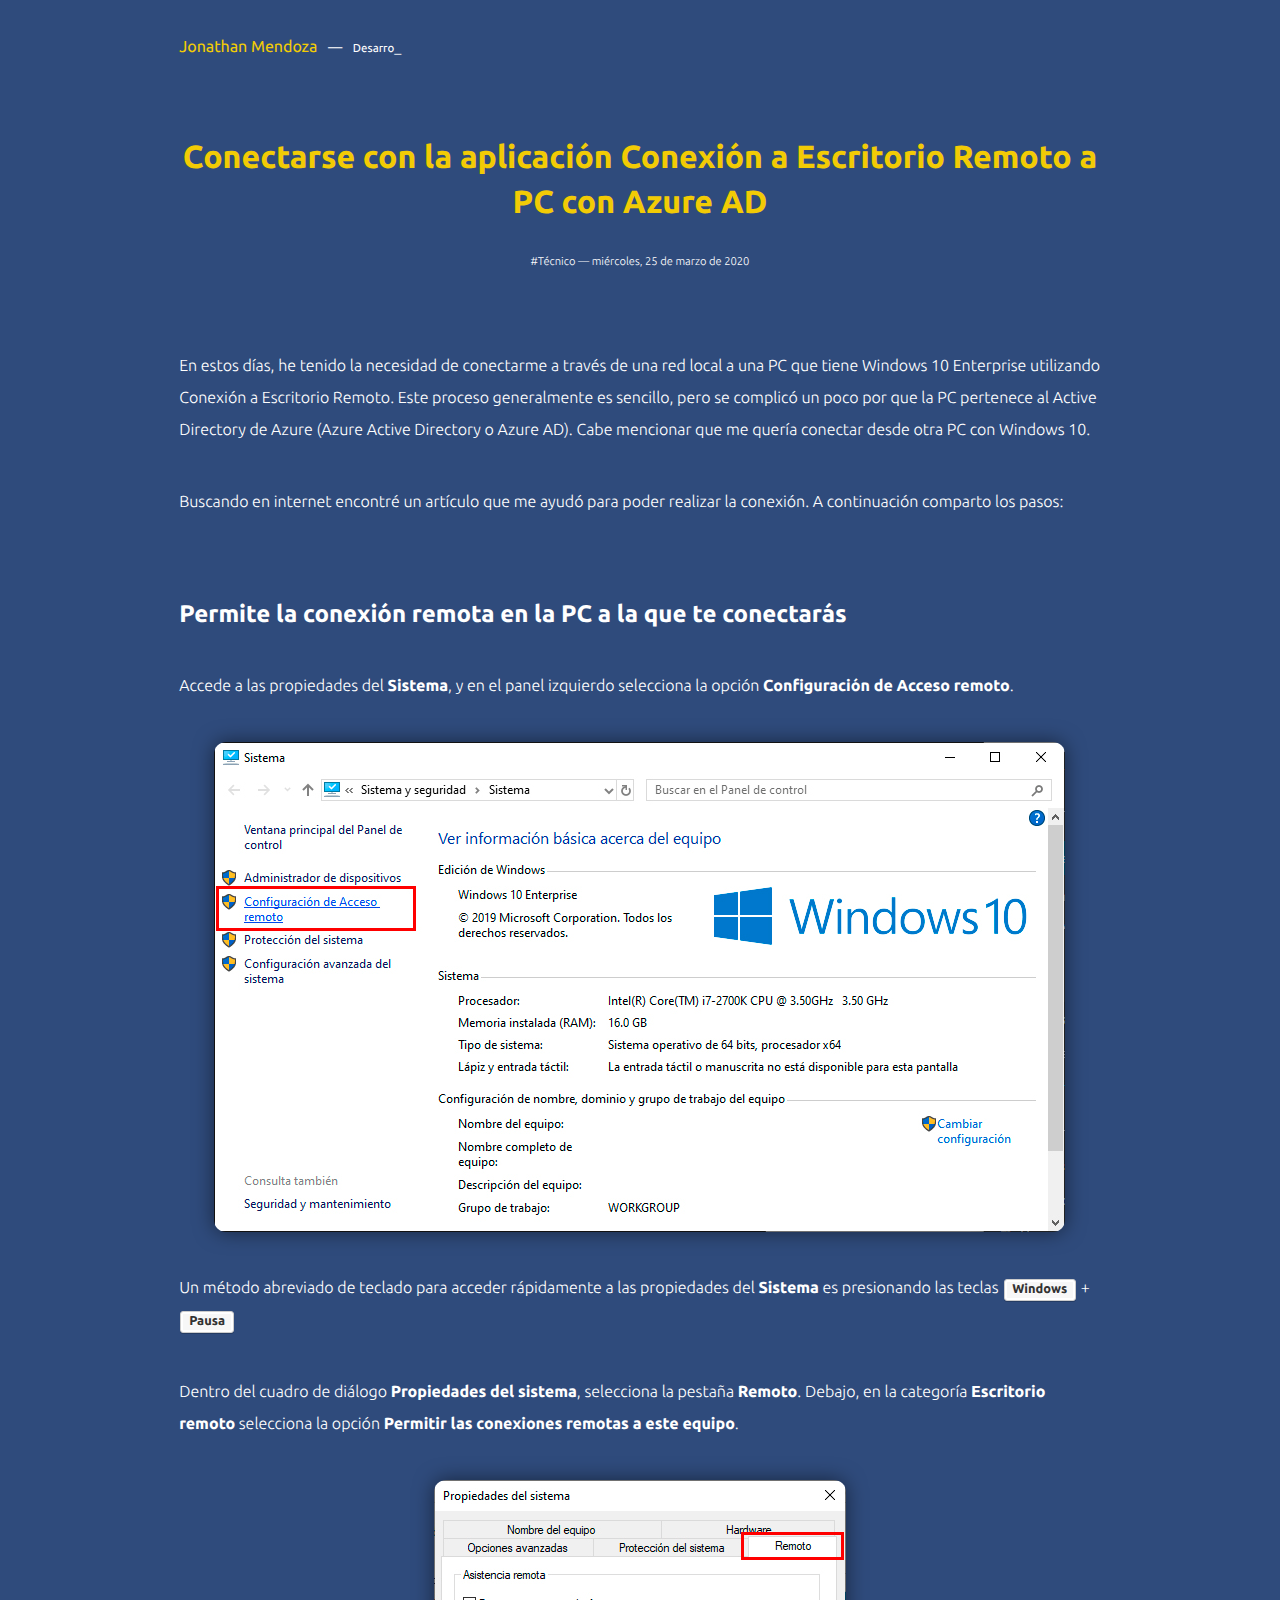
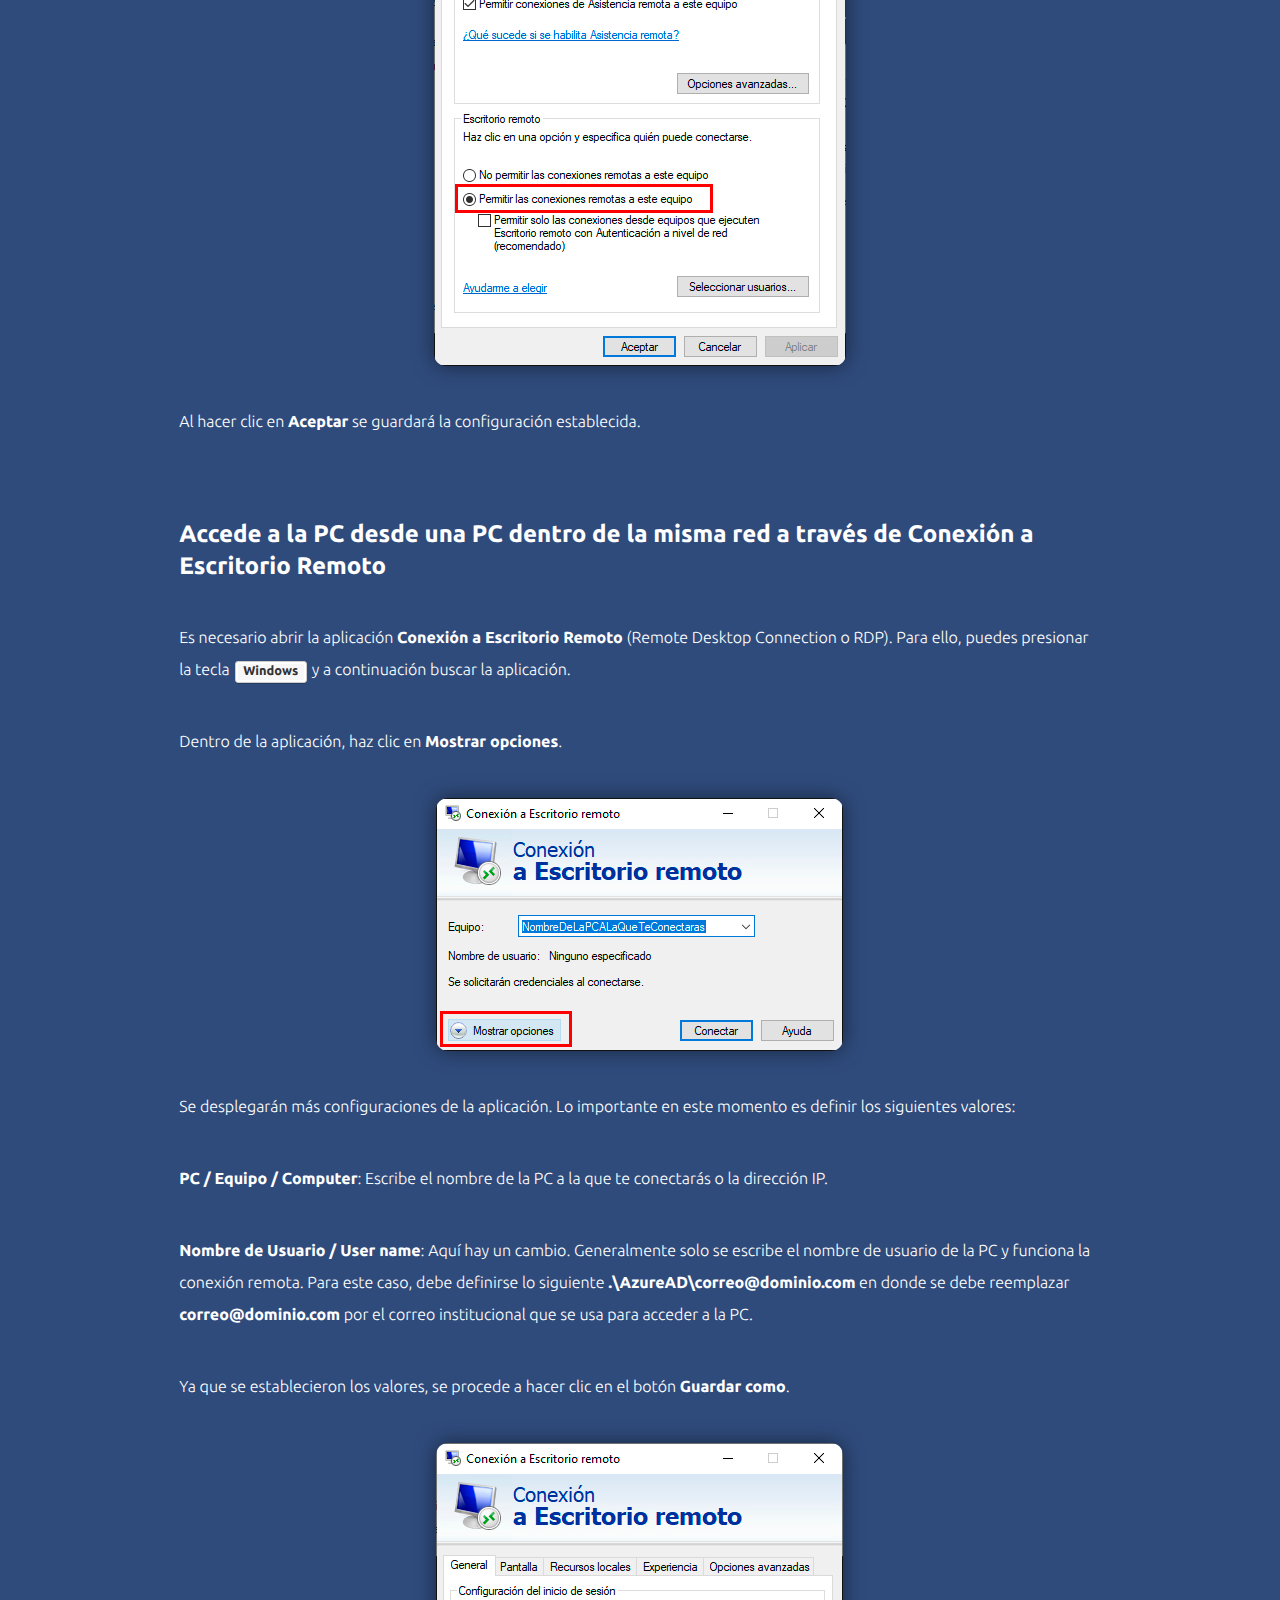
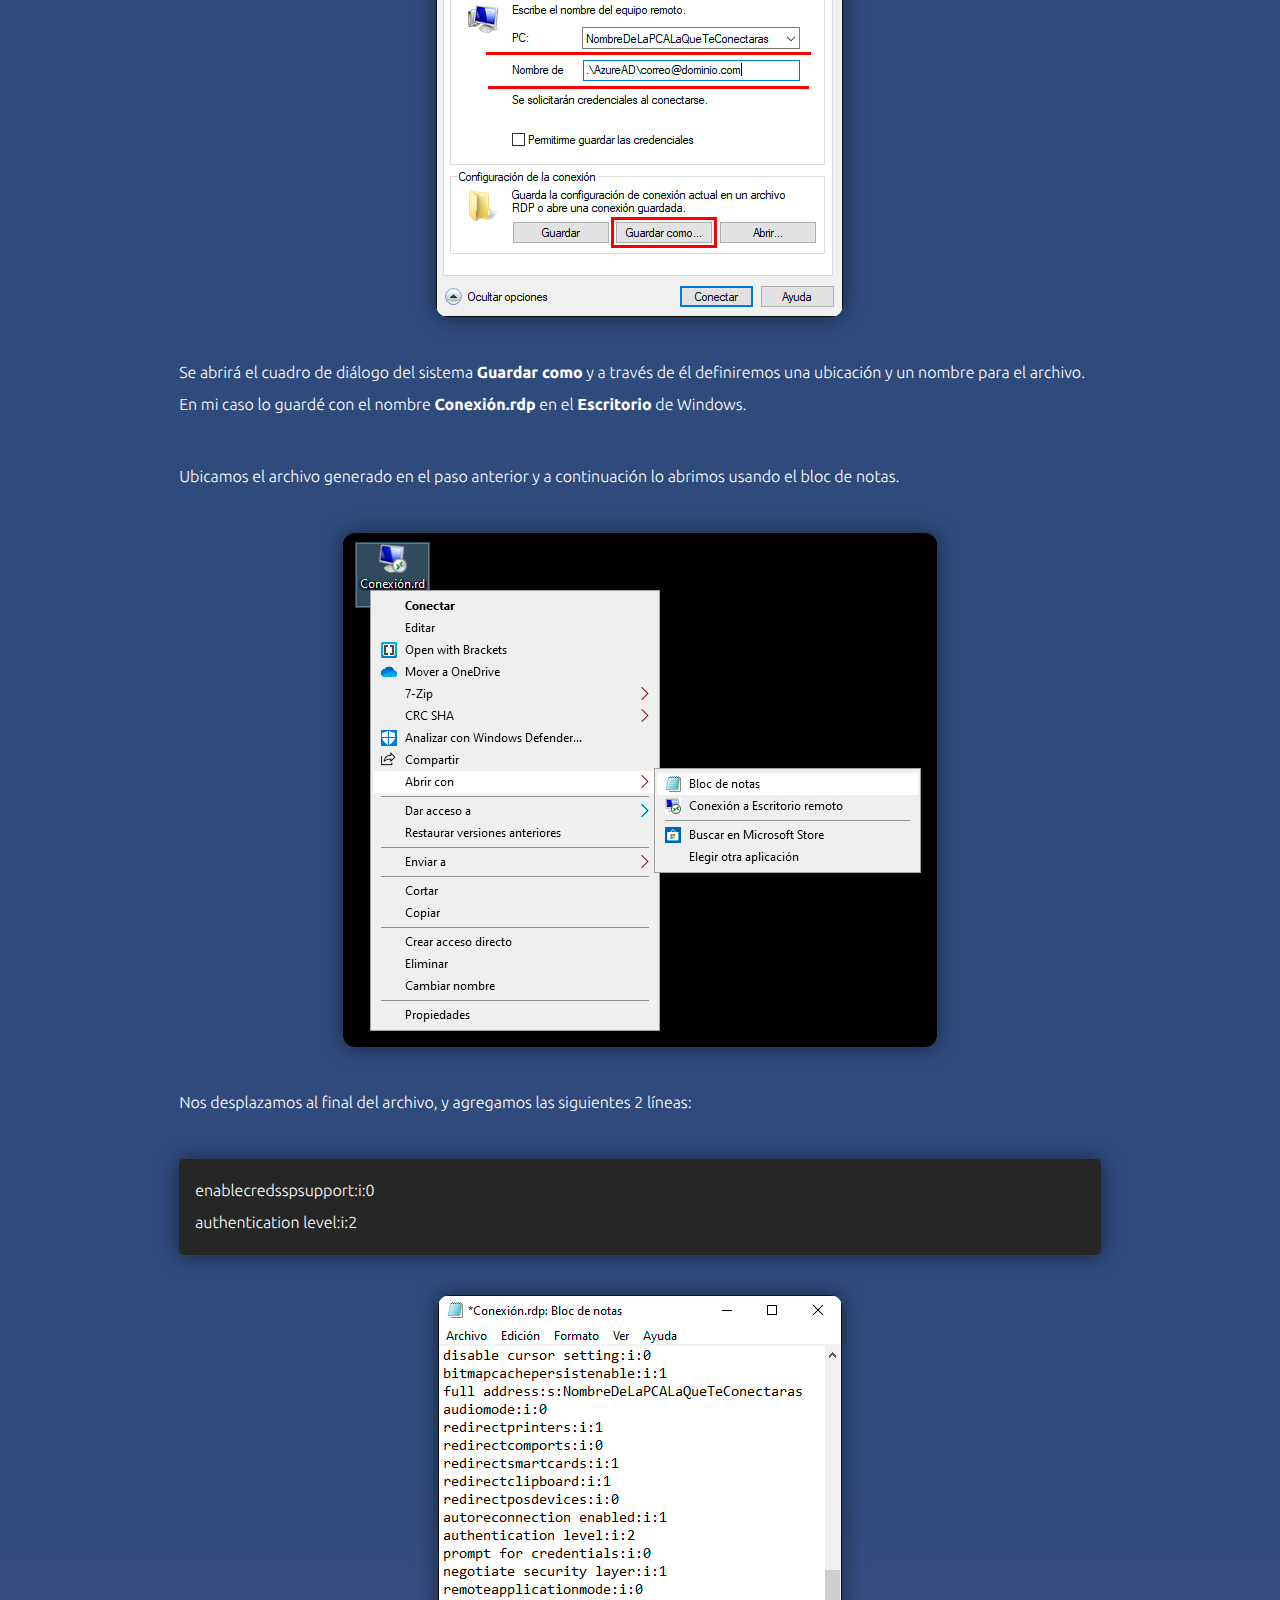
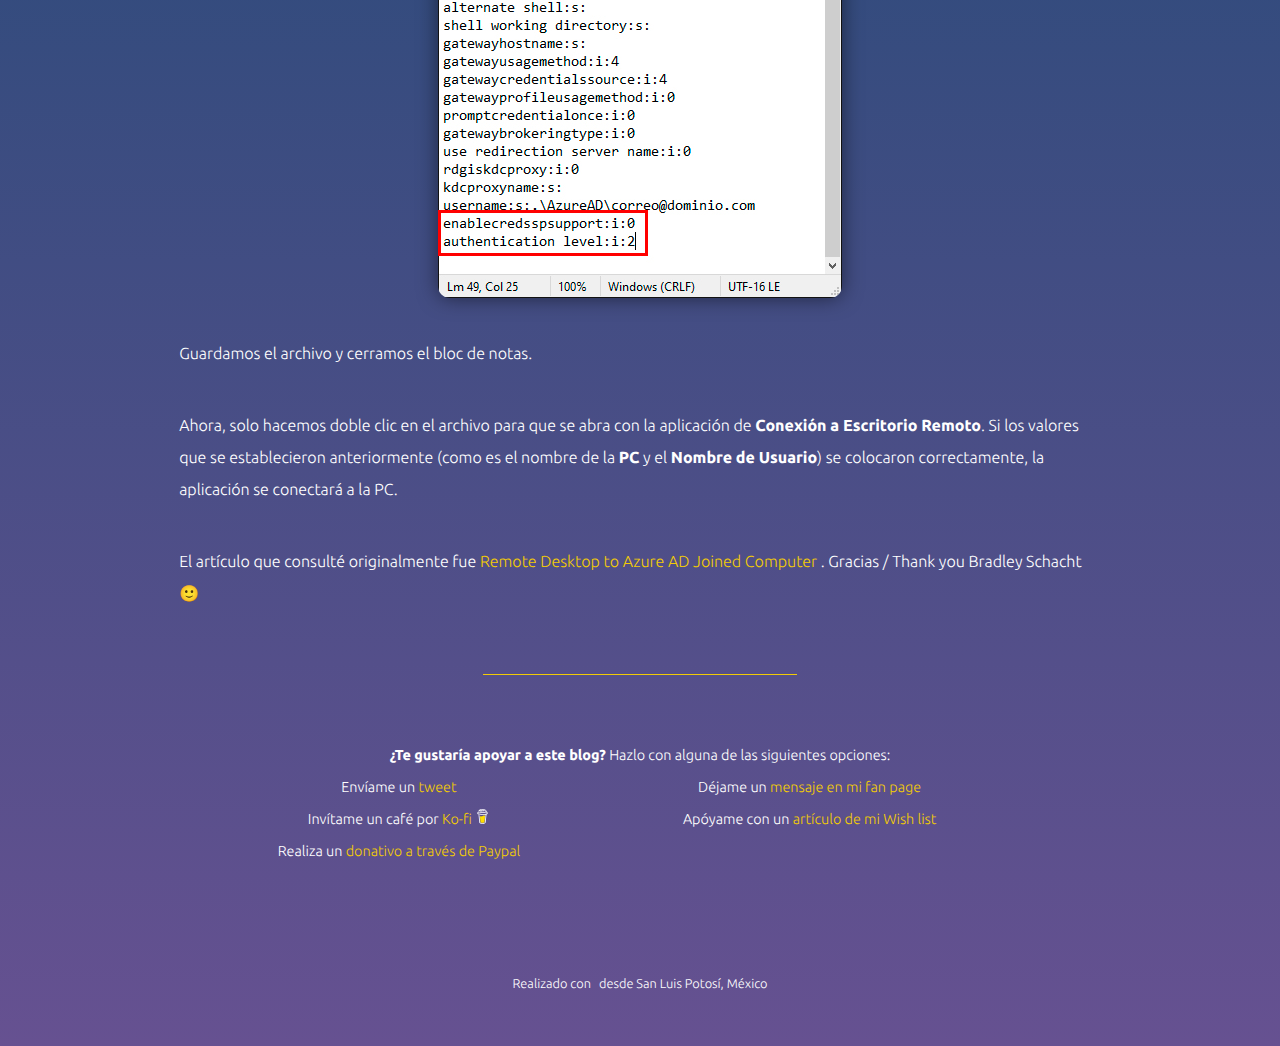
<file: Conectarse-con-la-aplicacion-Conexion-a-Escritorio-Remoto-a-PC-con-Azure-AD.html>
<!DOCTYPE html>
<html lang="es">
<head>
    <meta charset="UTF-8">
    <meta name="viewport" content="width=device-width, initial-scale=1.0, maximum-scale=1">
    <meta http-equiv="X-UA-Compatible" content="IE=edge">

	<title>
        
            Conectarse con la aplicación Conexión a Escritorio Remoto a PC con Azure AD &mdash; Jonathan Mendoza
        
    </title>
	
    <meta name="description" content="Blog personal y profesional de Jonathan Mendoza">
    <meta name="keywords" content="">
    <meta name="author" content="Jonathan Mendoza">

    <!-- CSS -->
    <link rel="stylesheet" href="/css/main.css?v=0.0.8">

    <!-- Icons -->
    <link rel="apple-touch-icon" sizes="57x57" href="/icon/apple-icon-57x57.png">
    <link rel="apple-touch-icon" sizes="60x60" href="/icon/apple-icon-60x60.png">
    <link rel="apple-touch-icon" sizes="72x72" href="/icon/apple-icon-72x72.png">
    <link rel="apple-touch-icon" sizes="76x76" href="/icon/apple-icon-76x76.png">
    <link rel="apple-touch-icon" sizes="114x114" href="/icon/apple-icon-114x114.png">
    <link rel="apple-touch-icon" sizes="120x120" href="/icon/apple-icon-120x120.png">
    <link rel="apple-touch-icon" sizes="144x144" href="/icon/apple-icon-144x144.png">
    <link rel="apple-touch-icon" sizes="152x152" href="/icon/apple-icon-152x152.png">
    <link rel="apple-touch-icon" sizes="180x180" href="/icon/apple-icon-180x180.png">
    <link rel="icon" type="image/png" sizes="192x192"  href="/icon/android-icon-192x192.png">
    <link rel="icon" type="image/png" sizes="32x32" href="/icon/favicon-32x32.png">
    <link rel="icon" type="image/png" sizes="96x96" href="/icon/favicon-96x96.png">
    <link rel="icon" type="image/png" sizes="16x16" href="/icon/favicon-16x16.png">
    <link rel="manifest" href="/icon/manifest.json">
    <meta name="msapplication-TileColor" content="#ffffff">
    <meta name="msapplication-TileImage" content="/ms-icon-144x144.png">
    <meta name="theme-color" content="#0d0221" />

    <!-- Global site tag (gtag.js) - Google Analytics -->
    <script async src="https://www.googletagmanager.com/gtag/js?id=UA-160235526-1"></script>
    <script>
        window.dataLayer = window.dataLayer || [];
        function gtag(){dataLayer.push(arguments);}
        gtag('js', new Date());

        gtag('config', 'UA-160235526-1');
    </script>

</head>

<body>
        <div id="Up"></div>
    <header>
        <div class="container">
            <div class="row">
                <div class="col-6-sm">
                    <a href="/" class="logo" title="JonathanMendoza.mx">Jonathan Mendoza</a>
                    <span class="line">—</span>
                    <span class="txt-rotate" data-period="2000" data-rotate='[ "Desarrollador", "Diseñador",  "Gamer", "Esposo", "Padre de familia" ]'></span><span class="blinking-cursor">_</span>
                </div>
                <div class="col-6-sm">
                    <div class="social">
                        <a href="/wishlist.html"><i class="ion-ios7-paperplane-outline"></i></a><span class="separacion"></span><a href="https://twitter.com/Yakziamx" target="_blank"><i class='ion-social-twitter-outline'></i></a><span class="separacion"></span><a href="https://www.facebook.com/Yakziamx/" target="_blank"><i class='ion-social-facebook-outline'></i></a><span class="separacion"></span><a href="https://github.com/Yakzia" target="_blank"><i class='ion-social-github-outline'></i></a>
                    </div>
                </div>
            </div>
        </div>
    </header>

    <section class="page-post">
        <div class="container">
            <div class="row">
                <div class="col-12">
                    <div class="postInfo">
                        
                        
                        <h1 class="title">Conectarse con la aplicación Conexión a Escritorio Remoto a PC con Azure AD</h1>
                        <div class="info"><span class="category">#Técnico</span><span> — </span><span class="date">miércoles, 25 de marzo de 2020</span></div>
                    </div>
                </div>
            </div>
            <div class="row">
                <div class="col-12">
                    <div id="postContent">
                        
                        <p>En estos días, he tenido la necesidad de conectarme a través de una red local a una PC que tiene Windows 10 Enterprise utilizando Conexión a Escritorio Remoto. Este proceso generalmente es sencillo, pero se complicó un poco por que la PC pertenece al Active Directory de Azure (Azure Active Directory o Azure AD). Cabe mencionar que me quería conectar desde otra PC con Windows 10.</p>

<p>Buscando en internet encontré un artículo que me ayudó para poder realizar la conexión. A continuación comparto los pasos:</p>

<h2 id="permite-la-conexión-remota-en-la-pc-a-la-que-te-conectarás">Permite la conexión remota en la PC a la que te conectarás</h2>
<p>Accede a las propiedades del <strong>Sistema</strong>, y en el panel izquierdo selecciona la opción <strong>Configuración de Acceso remoto</strong>.</p>

<p><img src="/img/posts/2020-03-25-Conectarse-con-la-aplicacion-Conexion-a-Escritorio-Remoto-a-PC-con-Azure-AD/Sistema.jpg" alt="Conectarse con la aplicación Conexión a Escritorio Remoto a PC con Azure AD" /></p>

<p class="information">Un método abreviado de teclado para acceder rápidamente a las propiedades del <strong>Sistema</strong> es presionando las teclas <span class="key">Windows</span> + <span class="key">Pausa</span></p>

<p>Dentro del cuadro de diálogo <strong>Propiedades del sistema</strong>, selecciona la pestaña <strong>Remoto</strong>. Debajo, en la categoría <strong>Escritorio remoto</strong> selecciona la opción <strong>Permitir las conexiones remotas a este equipo</strong>.</p>

<p><img src="/img/posts/2020-03-25-Conectarse-con-la-aplicacion-Conexion-a-Escritorio-Remoto-a-PC-con-Azure-AD/Sistema2.jpg" alt="Conectarse con la aplicación Conexión a Escritorio Remoto a PC con Azure AD" /></p>

<p>Al hacer clic en <strong>Aceptar</strong> se guardará la configuración establecida.</p>

<h2 id="accede-a-la-pc-desde-una-pc-dentro-de-la-misma-red-a-través-de-conexión-a-escritorio-remoto">Accede a la PC desde una PC dentro de la misma red a través de Conexión a Escritorio Remoto</h2>

<p>Es necesario abrir la aplicación <strong>Conexión a Escritorio Remoto</strong> (Remote Desktop Connection o RDP). Para ello, puedes presionar la tecla <span class="key">Windows</span> y a continuación buscar la aplicación.</p>

<p>Dentro de la aplicación, haz clic en <strong>Mostrar opciones</strong>.</p>

<p><img src="/img/posts/2020-03-25-Conectarse-con-la-aplicacion-Conexion-a-Escritorio-Remoto-a-PC-con-Azure-AD/RDP1.jpg" alt="Conectarse con la aplicación Conexión a Escritorio Remoto a PC con Azure AD" /></p>

<p>Se desplegarán más configuraciones de la aplicación. Lo importante en este momento es definir los siguientes valores:</p>

<p><strong>PC / Equipo / Computer</strong>: Escribe el nombre de la PC a la que te conectarás o la dirección IP.</p>

<p><strong>Nombre de Usuario / User name</strong>: Aquí hay un cambio. Generalmente solo se escribe el nombre de usuario de la PC y funciona la conexión remota. Para este caso, debe definirse lo siguiente <strong>.\AzureAD\correo@dominio.com</strong> en donde se debe reemplazar <strong>correo@dominio.com</strong> por el correo institucional que se usa para acceder a la PC.</p>

<p>Ya que se establecieron los valores, se procede a hacer clic en el botón <strong>Guardar como</strong>.</p>

<p><img src="/img/posts/2020-03-25-Conectarse-con-la-aplicacion-Conexion-a-Escritorio-Remoto-a-PC-con-Azure-AD/RDP2.jpg" alt="Conectarse con la aplicación Conexión a Escritorio Remoto a PC con Azure AD" /></p>

<p>Se abrirá el cuadro de diálogo del sistema <strong>Guardar como</strong> y a través de él definiremos una ubicación y un nombre para el archivo. En mi caso lo guardé con el nombre <strong>Conexión.rdp</strong> en el <strong>Escritorio</strong> de Windows.</p>

<p>Ubicamos el archivo generado en el paso anterior y a continuación lo abrimos usando el bloc de notas.</p>

<p><img src="/img/posts/2020-03-25-Conectarse-con-la-aplicacion-Conexion-a-Escritorio-Remoto-a-PC-con-Azure-AD/RDP3.jpg" alt="Conectarse con la aplicación Conexión a Escritorio Remoto a PC con Azure AD" /></p>

<p>Nos desplazamos al final del archivo, y agregamos las siguientes 2 líneas:</p>

<p class="terminal">enablecredsspsupport:i:0<br />authentication level:i:2</p>

<p><img src="/img/posts/2020-03-25-Conectarse-con-la-aplicacion-Conexion-a-Escritorio-Remoto-a-PC-con-Azure-AD/RDP4.jpg" alt="Conectarse con la aplicación Conexión a Escritorio Remoto a PC con Azure AD" /></p>

<p>Guardamos el archivo y cerramos el bloc de notas.</p>

<p>Ahora, solo hacemos doble clic en el archivo para que se abra con la aplicación de <strong>Conexión a Escritorio Remoto</strong>. Si los valores que se establecieron anteriormente (como es el nombre de la <strong>PC</strong> y el <strong>Nombre de Usuario</strong>) se colocaron correctamente, la aplicación se conectará a la PC.</p>

<p>El artículo que consulté originalmente fue <a href="http://www.bradleyschacht.com/remote-desktop-to-azure-ad-joined-computer/">Remote Desktop to Azure AD Joined Computer <span class="ion-ios7-paperplane-outline"></span></a>. Gracias / Thank you Bradley Schacht 🙂</p>

                        
                        <hr class = "hrShareAndDonation">
<div class="shareAndDonation">
    <span class="message">
        <strong>¿Te gustaría apoyar a este blog?</strong> Hazlo con alguna de las siguientes opciones:
    </span>
    <div class="container-fluid">
        <div class="row">
            <div class="col-6">
                Envíame un <a href="https://twitter.com/intent/tweet?text=@yakziamx tu post Conectarse con la aplicación Conexión a Escritorio Remoto a PC con Azure AD me fue de utilidad ¡Gracias!">tweet <i class="ion-social-twitter"></i></a>
            </div>
            <div class="col-6">
                Déjame un <a href="https://www.facebook.com/Yakziamx/" target="_blank">mensaje en mi fan page <i class="ion-social-facebook"></i></a>
            </div>
            <div class="col-6">
                Invítame un café por <a href="https://ko-fi.com/yakzia" target="_blank">Ko-fi <img src="/img/buymeacoffee.svg" alt=""> </a>
            </div>
            <div class="col-6">
                Apóyame con un <a href="/wishlist.html" target="_blank">artículo de mi Wish list <i class="ion-ios7-paperplane"></i></a> 
            </div>
            <div class="col-6">
                Realiza un <a href="https://paypal.me/Yakzia" target="_blank">donativo a través de Paypal <i class="ion-card"></i></a>
            </div>
        </div>
    </div>
</div>
                        
                    </div>
                </div>
            </div>
        </div>
    </section>

    <footer>
    <div class="container">
        <div class="row">
            <div class="col-12">
                <p class="GoUp">
                    <a class="jump" href="#Up"><i class="ion-ios7-arrow-up"></i></a>
                </p>
                <p class="love">Realizado con <i class="ion-heart"></i> desde San Luis Potosí, México</p>
            </div>
        </div>
    </div>
</footer>

<script src="/js/animacion.js"></script>
<script src="/js/filter.js"></script>
    <script src='https://storage.ko-fi.com/cdn/scripts/overlay-widget.js'></script>
    <script>
      kofiWidgetOverlay.draw('yakzia', {
        'type': 'floating-chat',
        'floating-chat.donateButton.text': 'Invita un café',
        'floating-chat.donateButton.background-color': '#ffffff',
        'floating-chat.donateButton.text-color': '#323842'
      });
    </script>

</body>
</html>
</file>
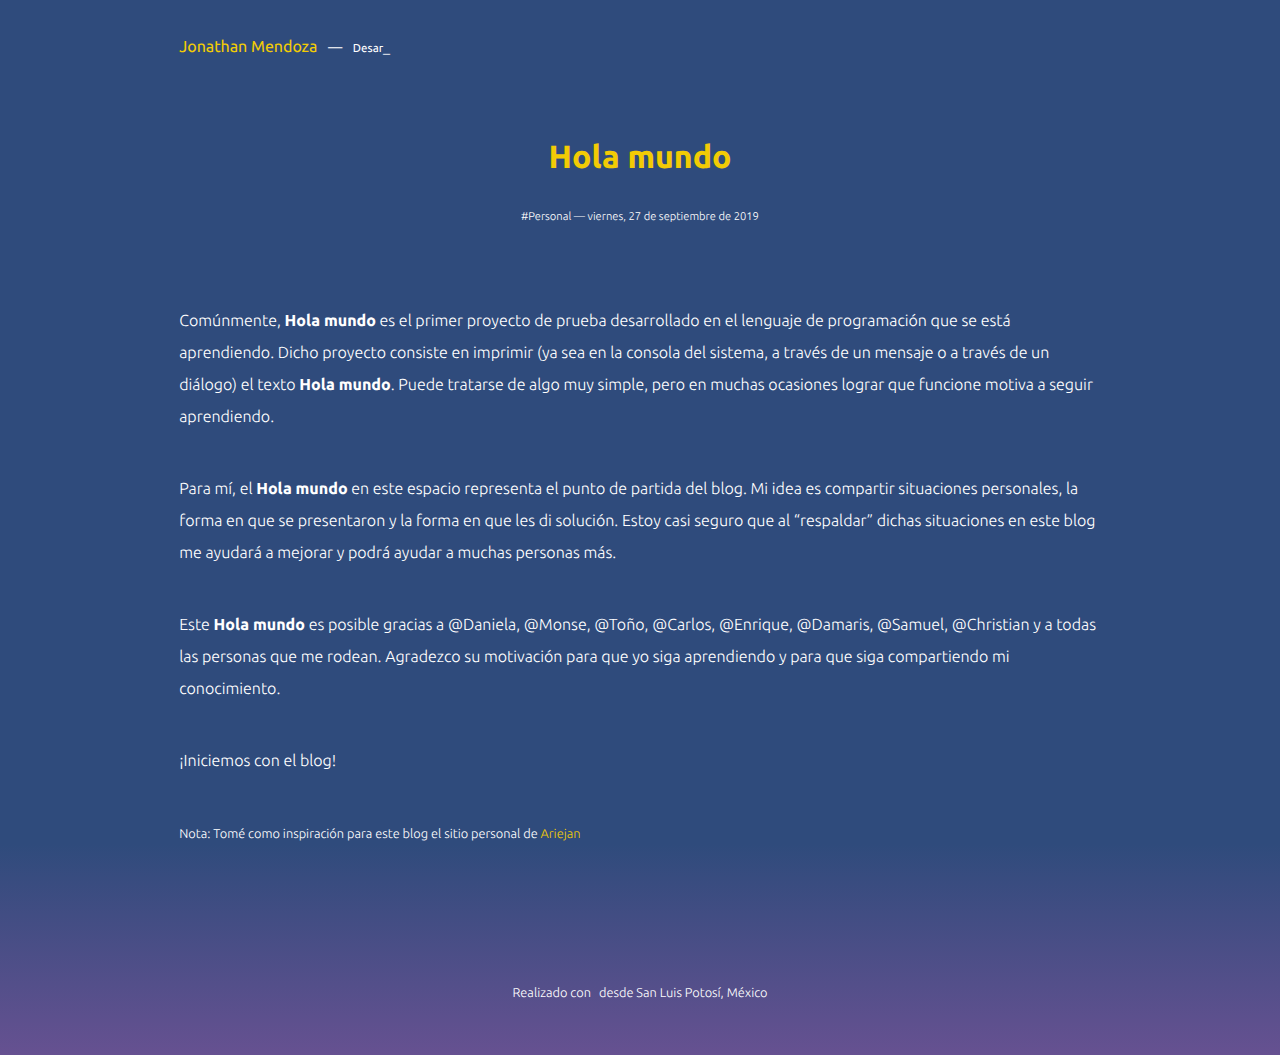
<file: Hola-mundo.html>
<!DOCTYPE html>
<html lang="es">
<head>
    <meta charset="UTF-8">
    <meta name="viewport" content="width=device-width, initial-scale=1.0, maximum-scale=1">
    <meta http-equiv="X-UA-Compatible" content="IE=edge">

	<title>
        
            Hola mundo &mdash; Jonathan Mendoza
        
    </title>
	
    <meta name="description" content="Blog personal y profesional de Jonathan Mendoza">
    <meta name="keywords" content="">
    <meta name="author" content="Jonathan Mendoza">

    <!-- CSS -->
    <link rel="stylesheet" href="/css/main.css?v=0.0.8">

    <!-- Icons -->
    <link rel="apple-touch-icon" sizes="57x57" href="/icon/apple-icon-57x57.png">
    <link rel="apple-touch-icon" sizes="60x60" href="/icon/apple-icon-60x60.png">
    <link rel="apple-touch-icon" sizes="72x72" href="/icon/apple-icon-72x72.png">
    <link rel="apple-touch-icon" sizes="76x76" href="/icon/apple-icon-76x76.png">
    <link rel="apple-touch-icon" sizes="114x114" href="/icon/apple-icon-114x114.png">
    <link rel="apple-touch-icon" sizes="120x120" href="/icon/apple-icon-120x120.png">
    <link rel="apple-touch-icon" sizes="144x144" href="/icon/apple-icon-144x144.png">
    <link rel="apple-touch-icon" sizes="152x152" href="/icon/apple-icon-152x152.png">
    <link rel="apple-touch-icon" sizes="180x180" href="/icon/apple-icon-180x180.png">
    <link rel="icon" type="image/png" sizes="192x192"  href="/icon/android-icon-192x192.png">
    <link rel="icon" type="image/png" sizes="32x32" href="/icon/favicon-32x32.png">
    <link rel="icon" type="image/png" sizes="96x96" href="/icon/favicon-96x96.png">
    <link rel="icon" type="image/png" sizes="16x16" href="/icon/favicon-16x16.png">
    <link rel="manifest" href="/icon/manifest.json">
    <meta name="msapplication-TileColor" content="#ffffff">
    <meta name="msapplication-TileImage" content="/ms-icon-144x144.png">
    <meta name="theme-color" content="#0d0221" />

    <!-- Global site tag (gtag.js) - Google Analytics -->
    <script async src="https://www.googletagmanager.com/gtag/js?id=UA-160235526-1"></script>
    <script>
        window.dataLayer = window.dataLayer || [];
        function gtag(){dataLayer.push(arguments);}
        gtag('js', new Date());

        gtag('config', 'UA-160235526-1');
    </script>

</head>

<body>
        <div id="Up"></div>
    <header>
        <div class="container">
            <div class="row">
                <div class="col-6-sm">
                    <a href="/" class="logo" title="JonathanMendoza.mx">Jonathan Mendoza</a>
                    <span class="line">—</span>
                    <span class="txt-rotate" data-period="2000" data-rotate='[ "Desarrollador", "Diseñador",  "Gamer", "Esposo", "Padre de familia" ]'></span><span class="blinking-cursor">_</span>
                </div>
                <div class="col-6-sm">
                    <div class="social">
                        <a href="/wishlist.html"><i class="ion-ios7-paperplane-outline"></i></a><span class="separacion"></span><a href="https://twitter.com/Yakziamx" target="_blank"><i class='ion-social-twitter-outline'></i></a><span class="separacion"></span><a href="https://www.facebook.com/Yakziamx/" target="_blank"><i class='ion-social-facebook-outline'></i></a><span class="separacion"></span><a href="https://github.com/Yakzia" target="_blank"><i class='ion-social-github-outline'></i></a>
                    </div>
                </div>
            </div>
        </div>
    </header>

    <section class="page-post">
        <div class="container">
            <div class="row">
                <div class="col-12">
                    <div class="postInfo">
                        
                        
                        <h1 class="title">Hola mundo</h1>
                        <div class="info"><span class="category">#Personal</span><span> — </span><span class="date">viernes, 27 de septiembre de 2019</span></div>
                    </div>
                </div>
            </div>
            <div class="row">
                <div class="col-12">
                    <div id="postContent">
                        
                        <p>Comúnmente, <strong>Hola mundo</strong> es el primer proyecto de prueba desarrollado en el lenguaje de programación que se está aprendiendo. Dicho proyecto consiste en imprimir (ya sea en la consola del sistema, a través de un mensaje o a través de un diálogo) el texto <strong>Hola mundo</strong>. Puede tratarse de algo muy simple, pero en muchas ocasiones lograr que funcione motiva a seguir aprendiendo.</p>

<p>Para mí, el <strong>Hola mundo</strong> en este espacio representa el punto de partida del blog. Mi idea es compartir situaciones personales, la forma en que se presentaron y la forma en que les di solución. Estoy casi seguro que al “respaldar” dichas situaciones en este blog me ayudará a mejorar y podrá ayudar a muchas personas más.</p>

<p>Este <strong>Hola mundo</strong> es posible gracias a @Daniela, @Monse, @Toño, @Carlos, @Enrique, @Damaris, @Samuel, @Christian y a todas las personas que me rodean. Agradezco su motivación para que yo siga aprendiendo y para que siga compartiendo mi conocimiento.</p>

<p>¡Iniciemos con el blog!</p>

<p><small>Nota: Tomé como inspiración para este blog el sitio personal de <a href="https://ariejan.net" target="_blank">Ariejan</a></small></p>

                        
                    </div>
                </div>
            </div>
        </div>
    </section>

    <footer>
    <div class="container">
        <div class="row">
            <div class="col-12">
                <p class="GoUp">
                    <a class="jump" href="#Up"><i class="ion-ios7-arrow-up"></i></a>
                </p>
                <p class="love">Realizado con <i class="ion-heart"></i> desde San Luis Potosí, México</p>
            </div>
        </div>
    </div>
</footer>

<script src="/js/animacion.js"></script>
<script src="/js/filter.js"></script>
    <script src='https://storage.ko-fi.com/cdn/scripts/overlay-widget.js'></script>
    <script>
      kofiWidgetOverlay.draw('yakzia', {
        'type': 'floating-chat',
        'floating-chat.donateButton.text': 'Invita un café',
        'floating-chat.donateButton.background-color': '#ffffff',
        'floating-chat.donateButton.text-color': '#323842'
      });
    </script>

</body>
</html>
</file>
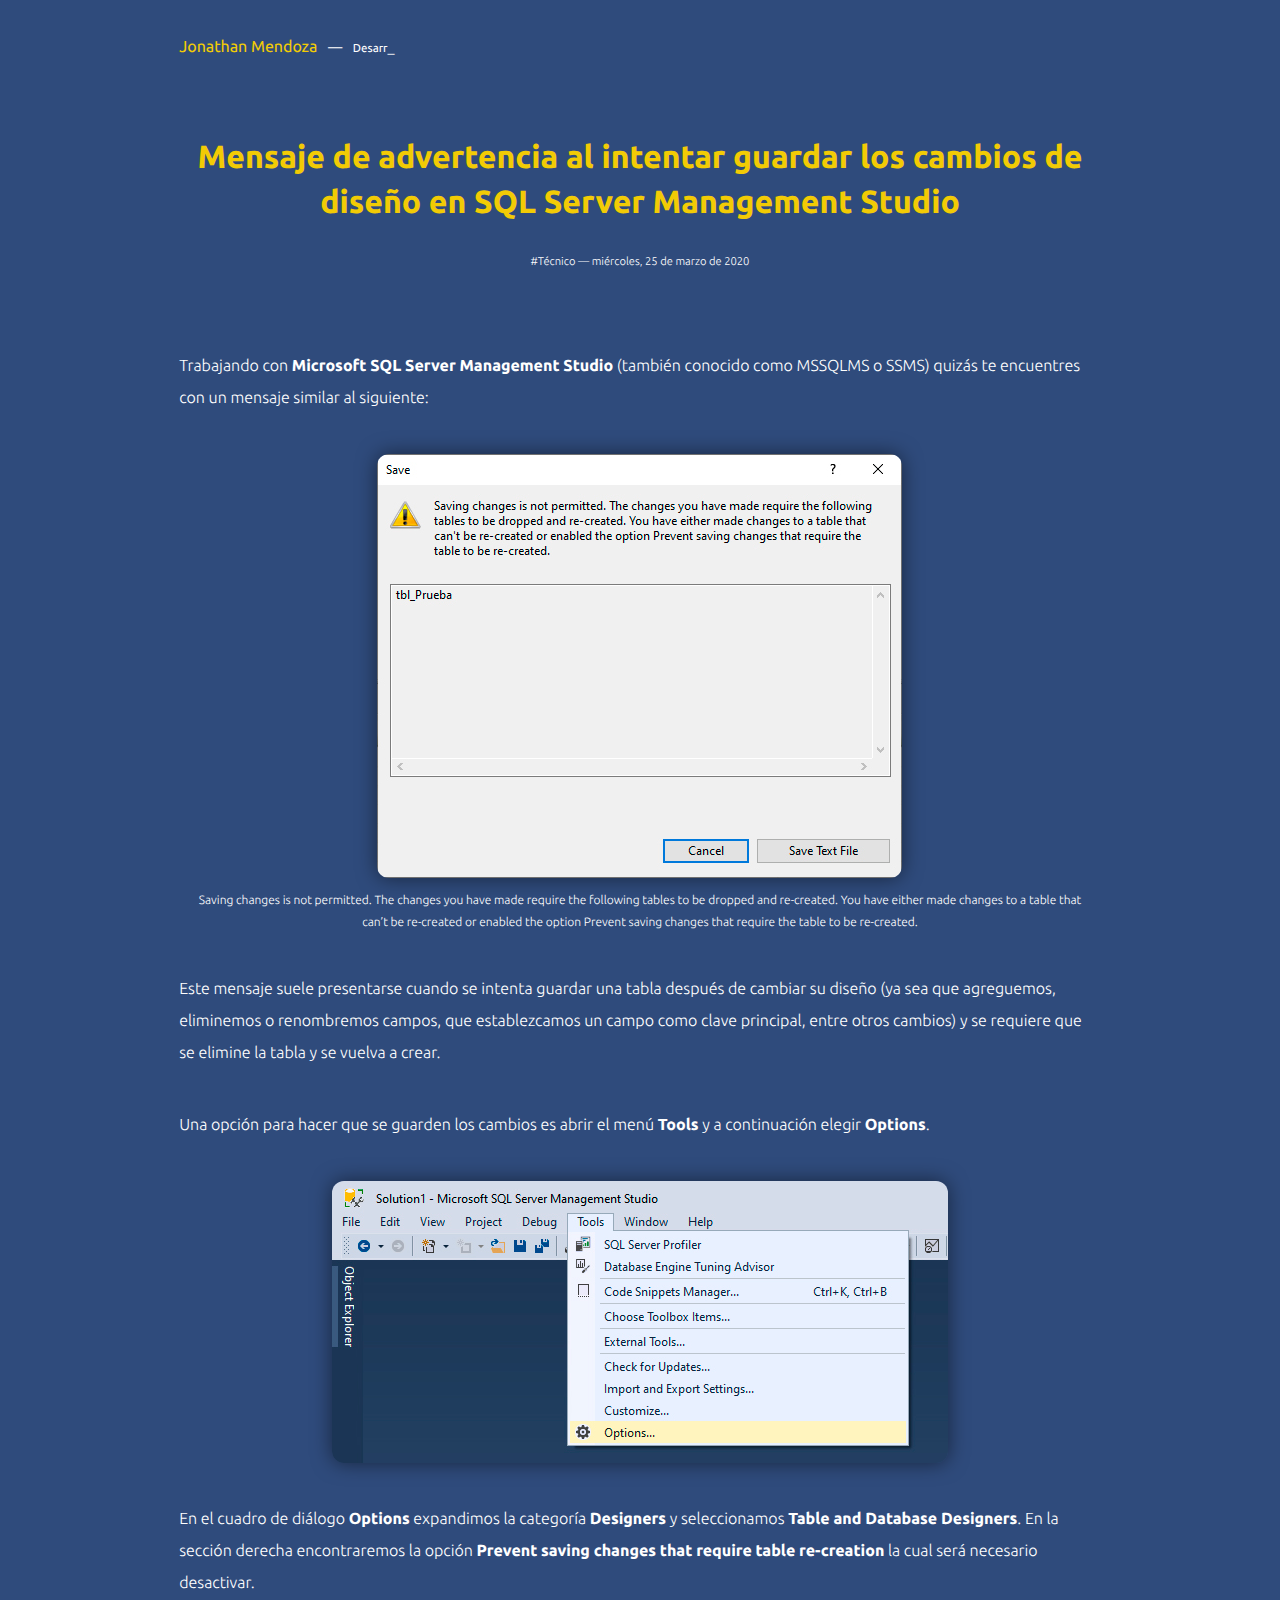
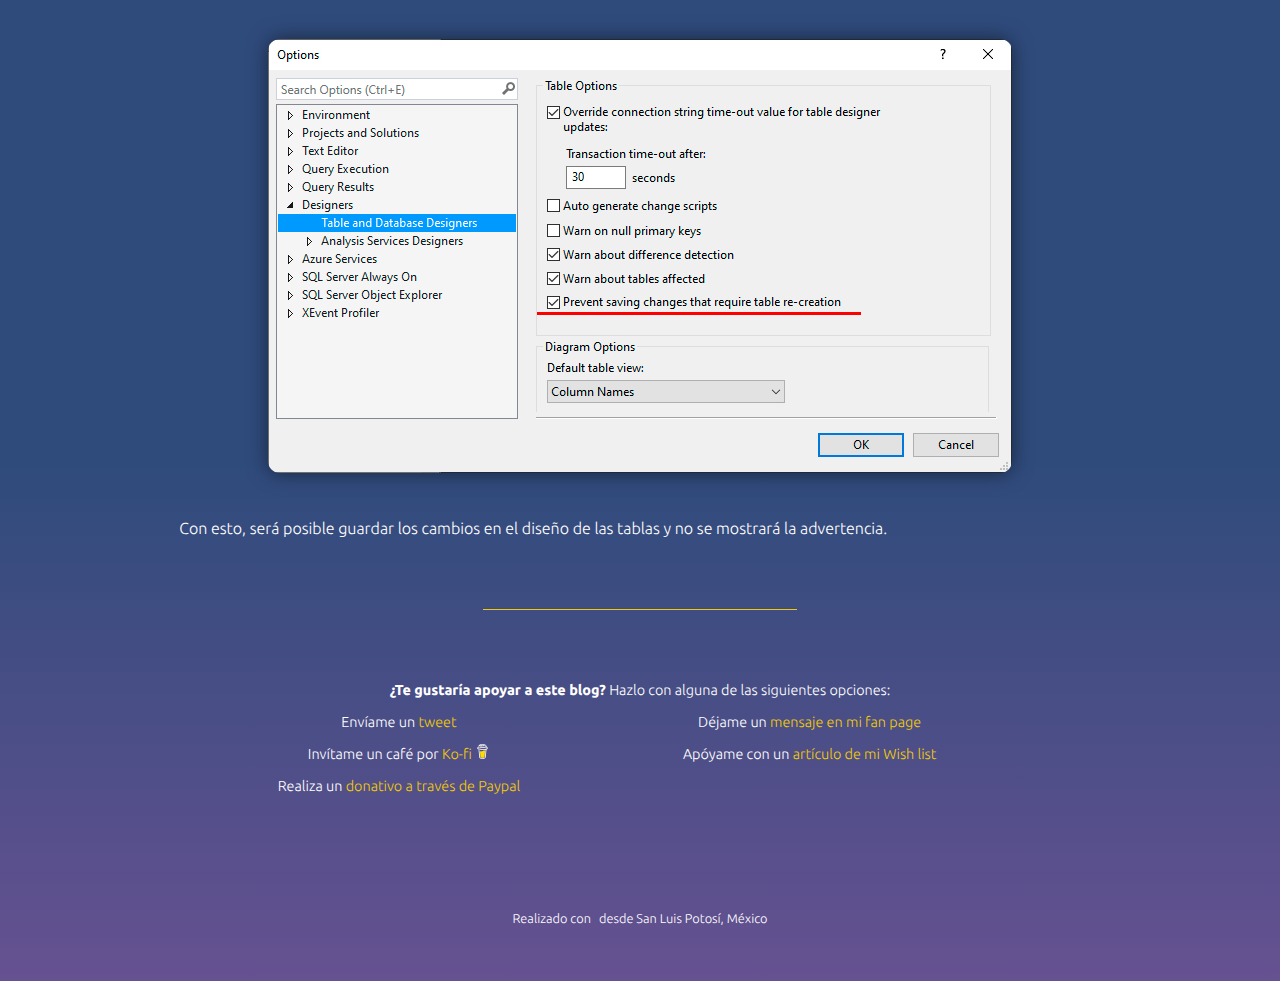
<file: Mensaje-de-advertencia-al-intentar-guardar-los-cambios-de-diseno-en-SQL-Server-Management-Studio.html>
<!DOCTYPE html>
<html lang="es">
<head>
    <meta charset="UTF-8">
    <meta name="viewport" content="width=device-width, initial-scale=1.0, maximum-scale=1">
    <meta http-equiv="X-UA-Compatible" content="IE=edge">

	<title>
        
            Mensaje de advertencia al intentar guardar los cambios de diseño en SQL Server Management Studio &mdash; Jonathan Mendoza
        
    </title>
	
    <meta name="description" content="Blog personal y profesional de Jonathan Mendoza">
    <meta name="keywords" content="">
    <meta name="author" content="Jonathan Mendoza">

    <!-- CSS -->
    <link rel="stylesheet" href="/css/main.css?v=0.0.8">

    <!-- Icons -->
    <link rel="apple-touch-icon" sizes="57x57" href="/icon/apple-icon-57x57.png">
    <link rel="apple-touch-icon" sizes="60x60" href="/icon/apple-icon-60x60.png">
    <link rel="apple-touch-icon" sizes="72x72" href="/icon/apple-icon-72x72.png">
    <link rel="apple-touch-icon" sizes="76x76" href="/icon/apple-icon-76x76.png">
    <link rel="apple-touch-icon" sizes="114x114" href="/icon/apple-icon-114x114.png">
    <link rel="apple-touch-icon" sizes="120x120" href="/icon/apple-icon-120x120.png">
    <link rel="apple-touch-icon" sizes="144x144" href="/icon/apple-icon-144x144.png">
    <link rel="apple-touch-icon" sizes="152x152" href="/icon/apple-icon-152x152.png">
    <link rel="apple-touch-icon" sizes="180x180" href="/icon/apple-icon-180x180.png">
    <link rel="icon" type="image/png" sizes="192x192"  href="/icon/android-icon-192x192.png">
    <link rel="icon" type="image/png" sizes="32x32" href="/icon/favicon-32x32.png">
    <link rel="icon" type="image/png" sizes="96x96" href="/icon/favicon-96x96.png">
    <link rel="icon" type="image/png" sizes="16x16" href="/icon/favicon-16x16.png">
    <link rel="manifest" href="/icon/manifest.json">
    <meta name="msapplication-TileColor" content="#ffffff">
    <meta name="msapplication-TileImage" content="/ms-icon-144x144.png">
    <meta name="theme-color" content="#0d0221" />

    <!-- Global site tag (gtag.js) - Google Analytics -->
    <script async src="https://www.googletagmanager.com/gtag/js?id=UA-160235526-1"></script>
    <script>
        window.dataLayer = window.dataLayer || [];
        function gtag(){dataLayer.push(arguments);}
        gtag('js', new Date());

        gtag('config', 'UA-160235526-1');
    </script>

</head>

<body>
        <div id="Up"></div>
    <header>
        <div class="container">
            <div class="row">
                <div class="col-6-sm">
                    <a href="/" class="logo" title="JonathanMendoza.mx">Jonathan Mendoza</a>
                    <span class="line">—</span>
                    <span class="txt-rotate" data-period="2000" data-rotate='[ "Desarrollador", "Diseñador",  "Gamer", "Esposo", "Padre de familia" ]'></span><span class="blinking-cursor">_</span>
                </div>
                <div class="col-6-sm">
                    <div class="social">
                        <a href="/wishlist.html"><i class="ion-ios7-paperplane-outline"></i></a><span class="separacion"></span><a href="https://twitter.com/Yakziamx" target="_blank"><i class='ion-social-twitter-outline'></i></a><span class="separacion"></span><a href="https://www.facebook.com/Yakziamx/" target="_blank"><i class='ion-social-facebook-outline'></i></a><span class="separacion"></span><a href="https://github.com/Yakzia" target="_blank"><i class='ion-social-github-outline'></i></a>
                    </div>
                </div>
            </div>
        </div>
    </header>

    <section class="page-post">
        <div class="container">
            <div class="row">
                <div class="col-12">
                    <div class="postInfo">
                        
                        
                        <h1 class="title">Mensaje de advertencia al intentar guardar los cambios de diseño en SQL Server Management Studio</h1>
                        <div class="info"><span class="category">#Técnico</span><span> — </span><span class="date">miércoles, 25 de marzo de 2020</span></div>
                    </div>
                </div>
            </div>
            <div class="row">
                <div class="col-12">
                    <div id="postContent">
                        
                        <p>Trabajando con <strong>Microsoft SQL Server Management Studio</strong> (también conocido como MSSQLMS o SSMS) quizás te encuentres con un mensaje similar al siguiente:</p>

<figure><img src="/img/posts/2020-03-25-Mensaje-de-advertencia-al-intentar-guardar-los-cambios-de-diseno-en-SQL-Server-Management-Studio/SSMS1.jpg" /><figcaption>Saving changes is not permitted. The changes you have made require the following tables to be dropped and re-created. You have either made changes to a table that can&#8217;t be re-created or enabled the option Prevent saving changes that require the table to be re-created.</figcaption></figure>

<p>Este mensaje suele presentarse cuando se intenta guardar una tabla después de cambiar su diseño (ya sea que agreguemos, eliminemos o renombremos campos, que establezcamos un campo como clave principal, entre otros cambios) y se requiere que se elimine la tabla y se vuelva a crear.</p>

<p>Una opción para hacer que se guarden los cambios es abrir el menú <strong>Tools</strong> y a continuación elegir <strong>Options</strong>.</p>

<p><img src="/img/posts/2020-03-25-Mensaje-de-advertencia-al-intentar-guardar-los-cambios-de-diseno-en-SQL-Server-Management-Studio/SSMS2.jpg" alt="Mensaje de advertencia al intentar guardar los cambios de diseño en SQL Server Management Studio" /></p>

<p>En el cuadro de diálogo <strong>Options</strong> expandimos la categoría <strong>Designers</strong> y seleccionamos <strong>Table and Database Designers</strong>. En la sección derecha encontraremos la opción <strong>Prevent saving changes that require table re-creation</strong> la cual será necesario desactivar.</p>

<p><img src="/img/posts/2020-03-25-Mensaje-de-advertencia-al-intentar-guardar-los-cambios-de-diseno-en-SQL-Server-Management-Studio/SSMS3.jpg" alt="Mensaje de advertencia al intentar guardar los cambios de diseño en SQL Server Management Studio" /></p>

<p>Con esto, será posible guardar los cambios en el diseño de las tablas y no se mostrará la advertencia.</p>

                        
                        <hr class = "hrShareAndDonation">
<div class="shareAndDonation">
    <span class="message">
        <strong>¿Te gustaría apoyar a este blog?</strong> Hazlo con alguna de las siguientes opciones:
    </span>
    <div class="container-fluid">
        <div class="row">
            <div class="col-6">
                Envíame un <a href="https://twitter.com/intent/tweet?text=@yakziamx tu post Mensaje de advertencia al intentar guardar los cambios de diseño en SQL Server Management Studio me fue de utilidad ¡Gracias!">tweet <i class="ion-social-twitter"></i></a>
            </div>
            <div class="col-6">
                Déjame un <a href="https://www.facebook.com/Yakziamx/" target="_blank">mensaje en mi fan page <i class="ion-social-facebook"></i></a>
            </div>
            <div class="col-6">
                Invítame un café por <a href="https://ko-fi.com/yakzia" target="_blank">Ko-fi <img src="/img/buymeacoffee.svg" alt=""> </a>
            </div>
            <div class="col-6">
                Apóyame con un <a href="/wishlist.html" target="_blank">artículo de mi Wish list <i class="ion-ios7-paperplane"></i></a> 
            </div>
            <div class="col-6">
                Realiza un <a href="https://paypal.me/Yakzia" target="_blank">donativo a través de Paypal <i class="ion-card"></i></a>
            </div>
        </div>
    </div>
</div>
                        
                    </div>
                </div>
            </div>
        </div>
    </section>

    <footer>
    <div class="container">
        <div class="row">
            <div class="col-12">
                <p class="GoUp">
                    <a class="jump" href="#Up"><i class="ion-ios7-arrow-up"></i></a>
                </p>
                <p class="love">Realizado con <i class="ion-heart"></i> desde San Luis Potosí, México</p>
            </div>
        </div>
    </div>
</footer>

<script src="/js/animacion.js"></script>
<script src="/js/filter.js"></script>
    <script src='https://storage.ko-fi.com/cdn/scripts/overlay-widget.js'></script>
    <script>
      kofiWidgetOverlay.draw('yakzia', {
        'type': 'floating-chat',
        'floating-chat.donateButton.text': 'Invita un café',
        'floating-chat.donateButton.background-color': '#ffffff',
        'floating-chat.donateButton.text-color': '#323842'
      });
    </script>

</body>
</html>
</file>
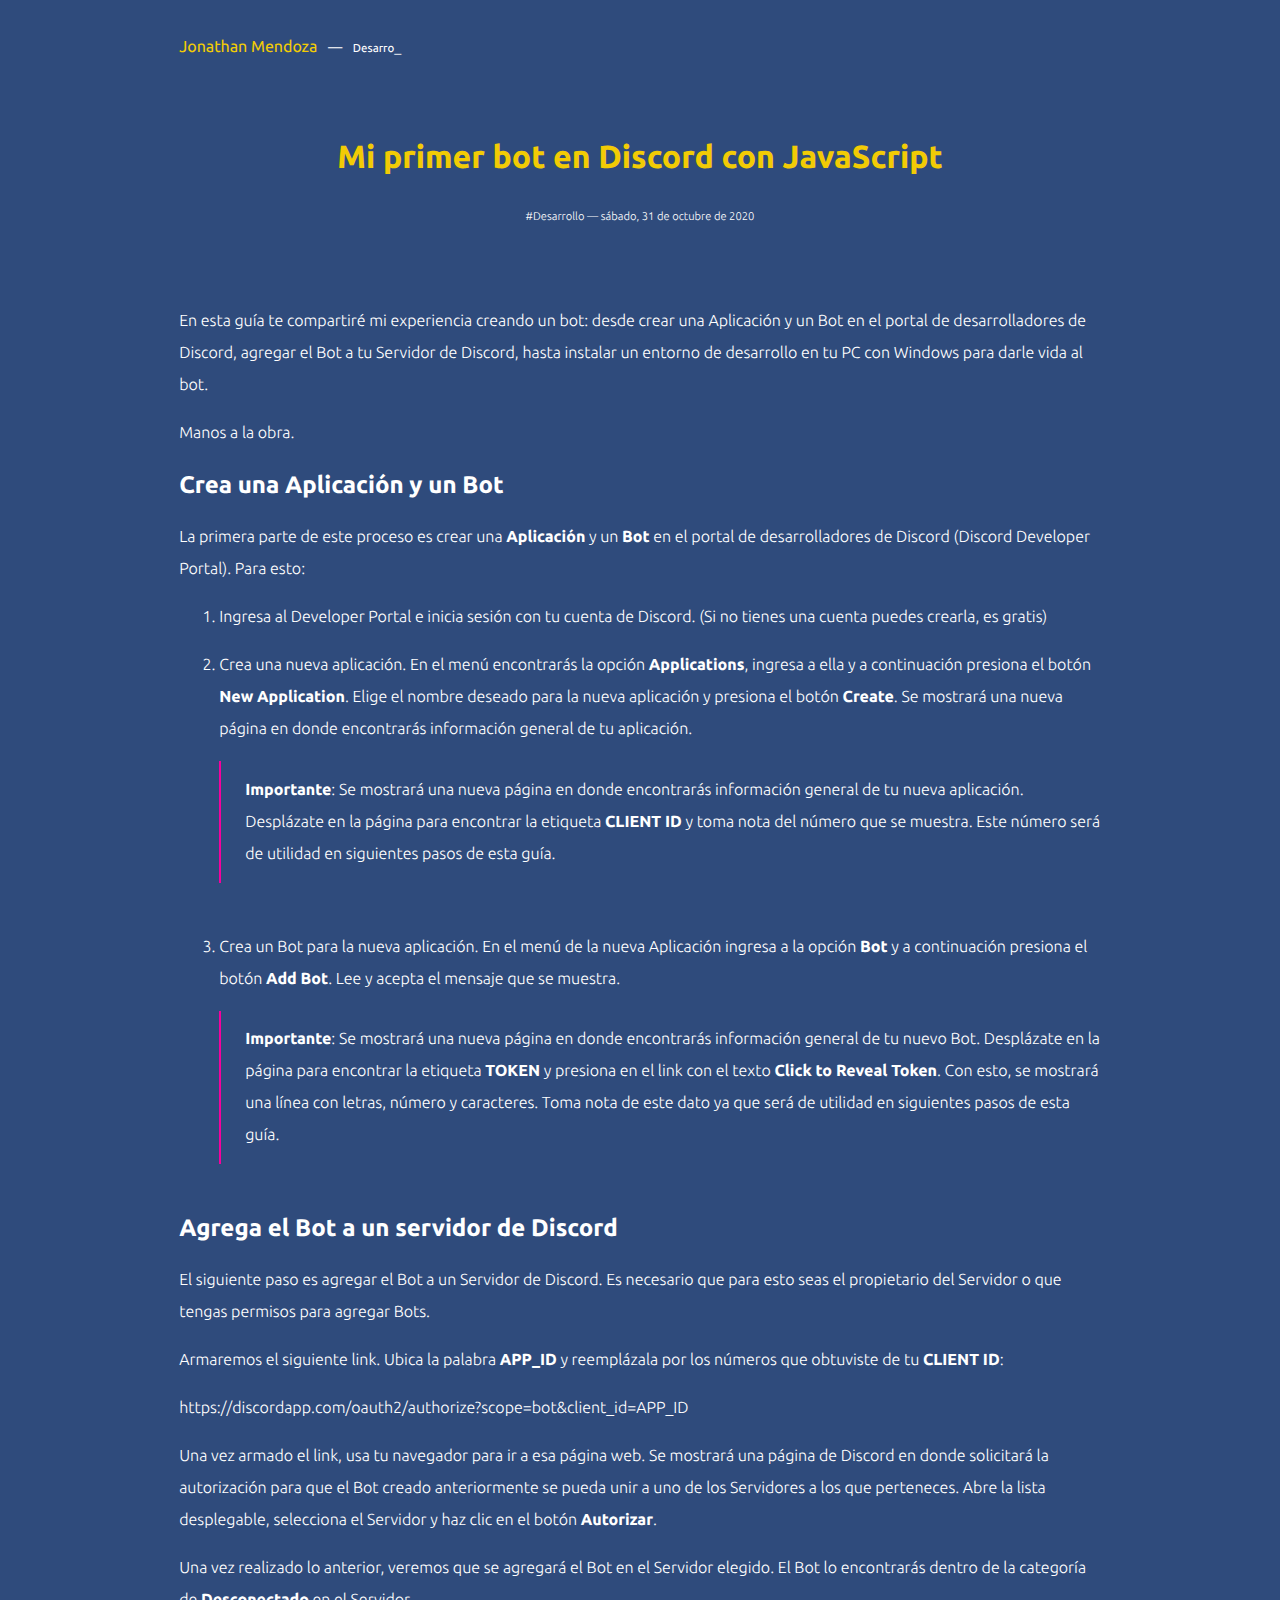
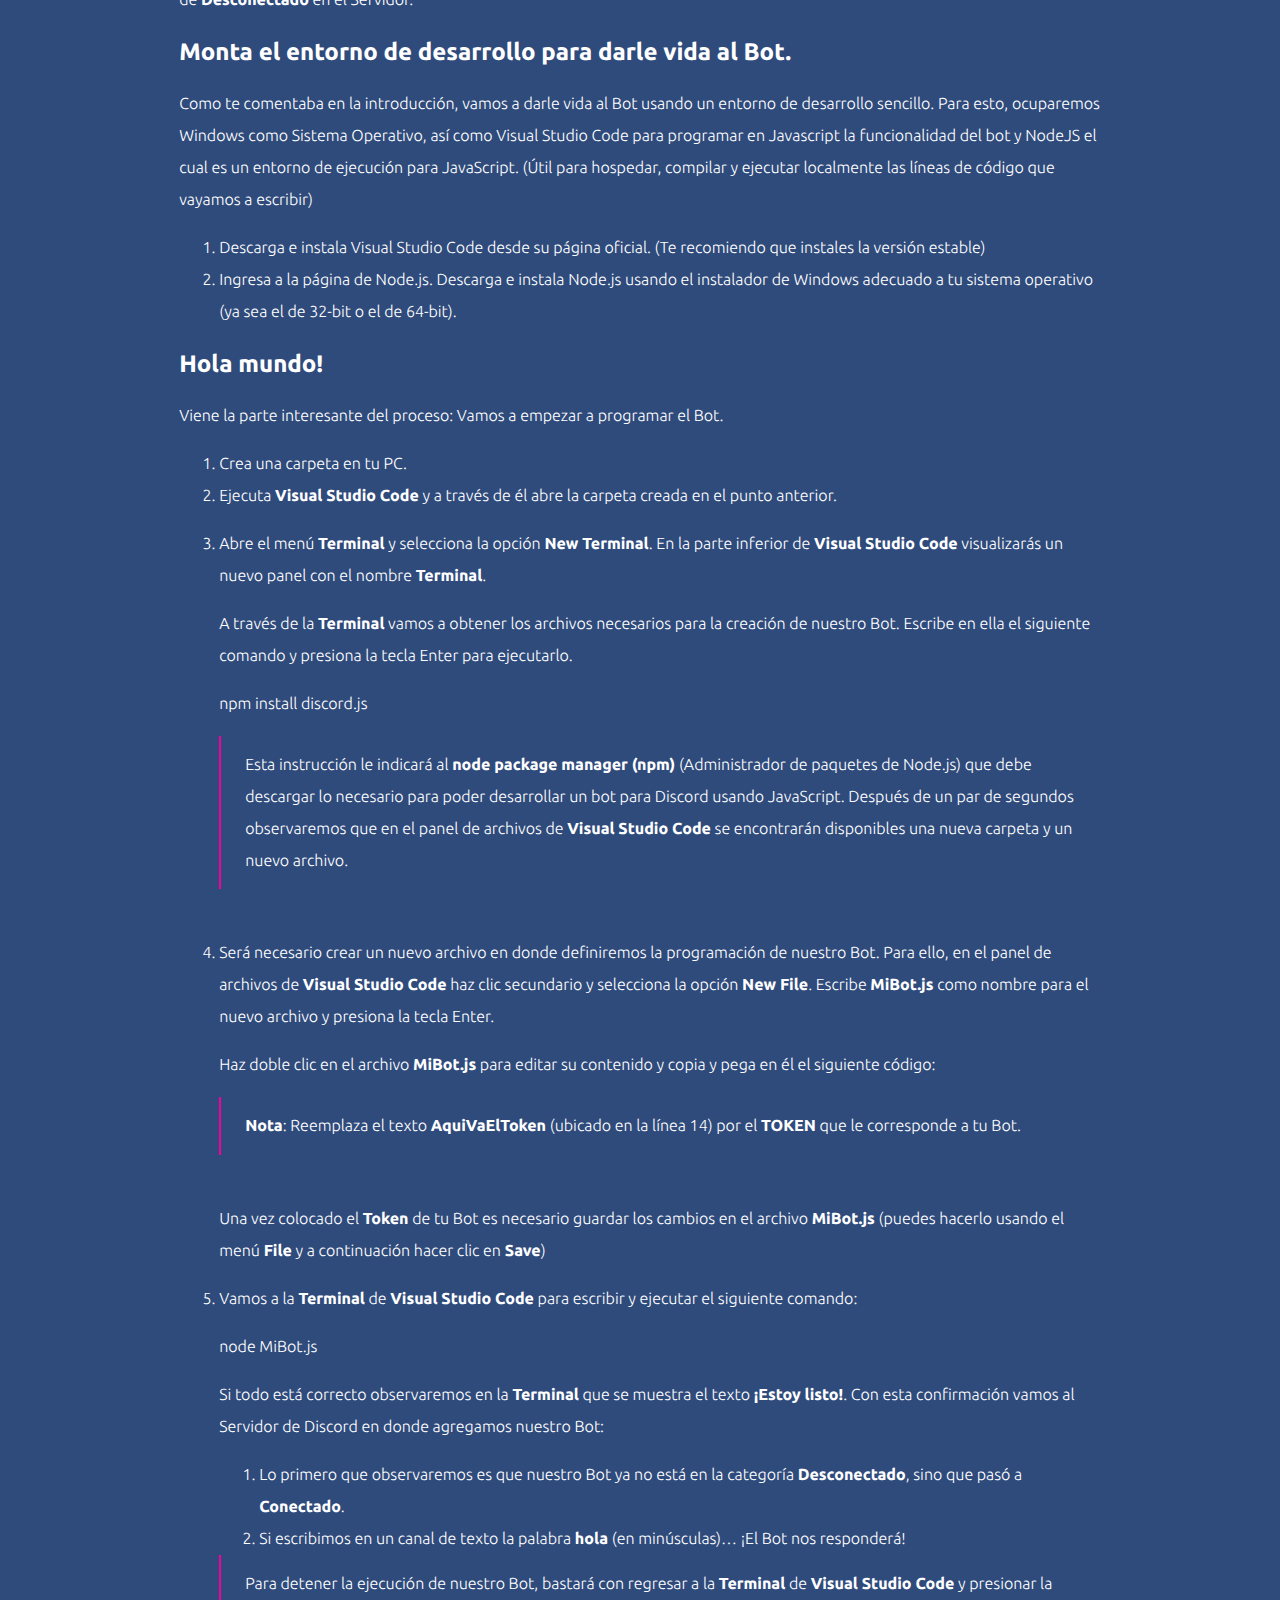
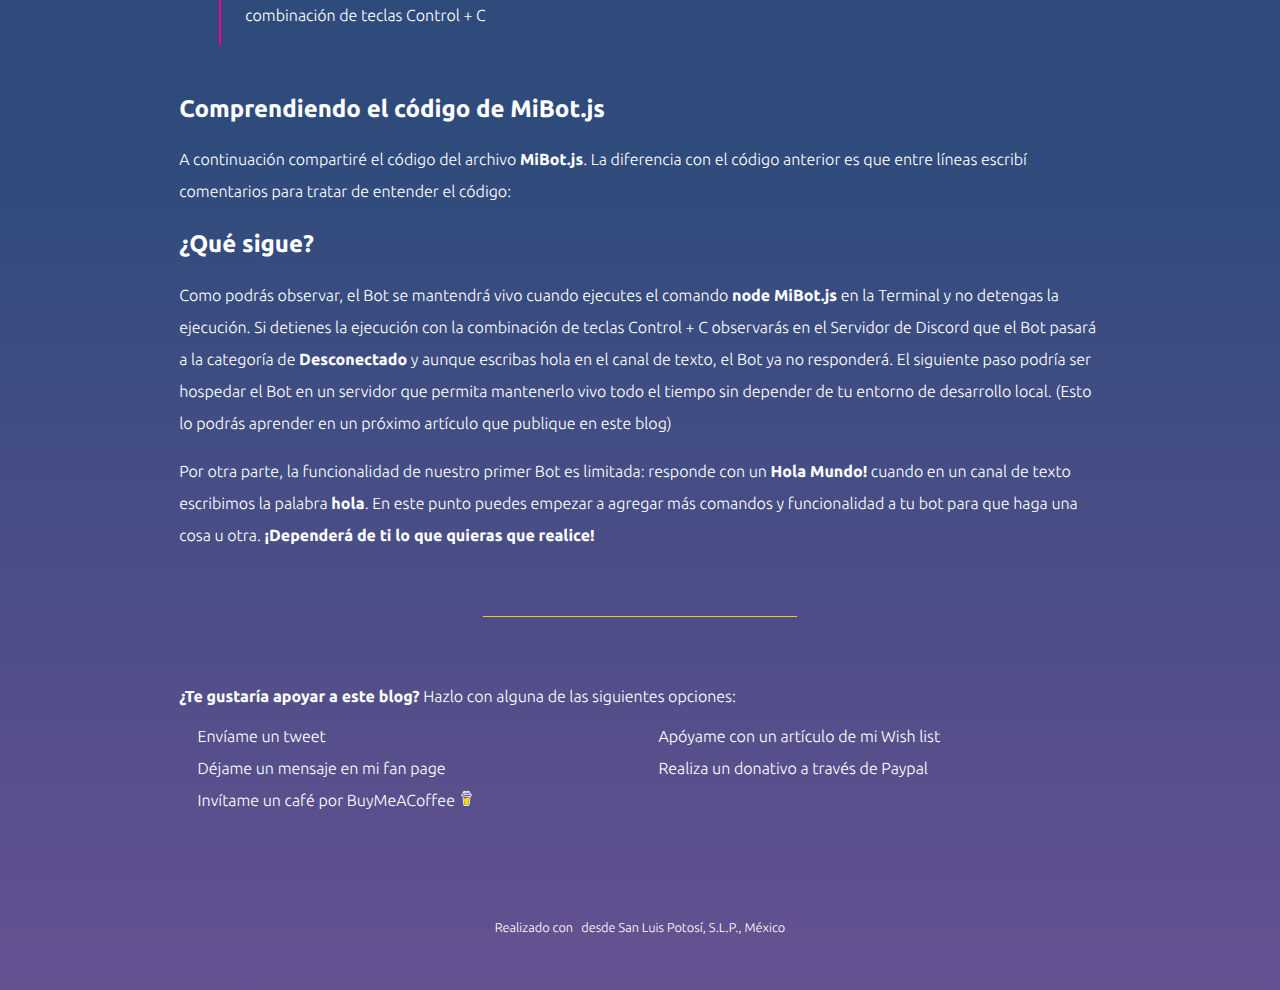
<file: Mi-primer-bot-en-Discord-con-Javascript.html>
<!DOCTYPE html>
<html lang="es">
<head>
    <meta charset="UTF-8">
    <meta name="viewport" content="width=device-width, initial-scale=1.0, maximum-scale=1">
    <meta http-equiv="X-UA-Compatible" content="IE=edge">

	<title>
        
            Mi primer bot en Discord con JavaScript &mdash; Jonathan Mendoza
        
    </title>
	
    <meta name="description" content="Blog personal y profesional de Jonathan Mendoza">
    <meta name="keywords" content="">
    <meta name="author" content="Jonathan Mendoza">

    <!-- CSS -->
	<link rel="stylesheet" href="/css/main.css?v=0.0.6">

    <!-- Icons -->
    <link rel="apple-touch-icon" sizes="57x57" href="/icon/apple-icon-57x57.png">
    <link rel="apple-touch-icon" sizes="60x60" href="/icon/apple-icon-60x60.png">
    <link rel="apple-touch-icon" sizes="72x72" href="/icon/apple-icon-72x72.png">
    <link rel="apple-touch-icon" sizes="76x76" href="/icon/apple-icon-76x76.png">
    <link rel="apple-touch-icon" sizes="114x114" href="/icon/apple-icon-114x114.png">
    <link rel="apple-touch-icon" sizes="120x120" href="/icon/apple-icon-120x120.png">
    <link rel="apple-touch-icon" sizes="144x144" href="/icon/apple-icon-144x144.png">
    <link rel="apple-touch-icon" sizes="152x152" href="/icon/apple-icon-152x152.png">
    <link rel="apple-touch-icon" sizes="180x180" href="/icon/apple-icon-180x180.png">
    <link rel="icon" type="image/png" sizes="192x192"  href="/icon/android-icon-192x192.png">
    <link rel="icon" type="image/png" sizes="32x32" href="/icon/favicon-32x32.png">
    <link rel="icon" type="image/png" sizes="96x96" href="/icon/favicon-96x96.png">
    <link rel="icon" type="image/png" sizes="16x16" href="/icon/favicon-16x16.png">
    <link rel="manifest" href="/icon/manifest.json">
    <meta name="msapplication-TileColor" content="#ffffff">
    <meta name="msapplication-TileImage" content="/ms-icon-144x144.png">
    <meta name="theme-color" content="#0d0221" />

    <!-- Global site tag (gtag.js) - Google Analytics -->
    <script async src="https://www.googletagmanager.com/gtag/js?id=UA-160235526-1"></script>
    <script>
        window.dataLayer = window.dataLayer || [];
        function gtag(){dataLayer.push(arguments);}
        gtag('js', new Date());

        gtag('config', 'UA-160235526-1');
    </script>

</head>

<body>
        <div id="Up"></div>
    <header>
        <div class="container">
            <div class="row">
                <div class="col-6-sm">
                    <a href="/" class="logo" title="JonathanMendoza.mx">Jonathan Mendoza</a>
                    <span class="line">—</span>
                    <span class="txt-rotate" data-period="2000" data-rotate='[ "Desarrollador", "Diseñador",  "Gamer", "Esposo", "Padre de familia" ]'></span><span class="blinking-cursor">_</span>
                </div>
                <div class="col-6-sm">
                    <div class="social">
                        <a href="/wishlist.html"><i class="ion-ios7-paperplane-outline"></i></a><span class="separacion"></span><a href="https://twitter.com/Yakziamx" target="_blank"><i class='ion-social-twitter-outline'></i></a><span class="separacion"></span><a href="https://www.facebook.com/Yakziamx/" target="_blank"><i class='ion-social-facebook-outline'></i></a><span class="separacion"></span><a href="https://github.com/Yakzia" target="_blank"><i class='ion-social-github-outline'></i></a>
                    </div>
                </div>
            </div>
        </div>
    </header>

    <section class="page-post">
        <div class="container">
            <div class="row">
                <div class="col-12">
                    <div class="postInfo">
                        
                        
                        <h1 class="title">Mi primer bot en Discord con JavaScript</h1>
                        <div class="info"><span class="category">#Desarrollo</span><span> — </span><span class="date">sábado, 31 de octubre de 2020</span></div>
                    </div>
                </div>
            </div>
            <div class="row">
                <div class="col-12">
                    <div class="postContent">
                        <p>En esta guía te compartiré mi experiencia creando un bot: desde crear una Aplicación y un Bot en el portal de desarrolladores de Discord, agregar el Bot a tu Servidor de Discord, hasta instalar un entorno de desarrollo en tu PC con Windows para darle vida al bot.</p>

<p>Manos a la obra.</p>

<h2 id="crea-una-aplicación-y-un-bot">Crea una Aplicación y un Bot</h2>

<p>La primera parte de este proceso es crear una <strong>Aplicación</strong> y un <strong>Bot</strong> en el portal de desarrolladores de Discord (Discord Developer Portal). Para esto:</p>

<ol>
  <li>
    <p>Ingresa al <a href="https://discordapp.com/developers/applications/me" target="_blank">Developer Portal</a> e inicia sesión con tu cuenta de Discord. (Si no tienes una cuenta puedes crearla, es gratis)</p>
  </li>
  <li>
    <p>Crea una nueva aplicación. En el menú encontrarás la opción <strong>Applications</strong>, ingresa a ella y a continuación presiona el botón <strong>New Application</strong>. Elige el nombre deseado para la nueva aplicación y presiona el botón <strong>Create</strong>. Se mostrará una nueva página en donde encontrarás información general de tu aplicación.</p>

    <blockquote>
      <p><strong>Importante</strong>: Se mostrará una nueva página en donde encontrarás información general de tu nueva aplicación. Desplázate en la página para encontrar la etiqueta <strong>CLIENT ID</strong> y toma nota del número que se muestra. Este número será de utilidad en siguientes pasos de esta guía.</p>
    </blockquote>
  </li>
  <li>
    <p>Crea un Bot para la nueva aplicación. En el menú de la nueva Aplicación ingresa a la opción <strong>Bot</strong> y a continuación presiona el botón <strong>Add Bot</strong>. Lee y acepta el mensaje que se muestra.</p>

    <blockquote>
      <p><strong>Importante</strong>: Se mostrará una nueva página en donde encontrarás información general de tu nuevo Bot. Desplázate en la página para encontrar la etiqueta <strong>TOKEN</strong> y presiona en el link con el texto <strong>Click to Reveal Token</strong>. Con esto, se mostrará una línea con letras, número y caracteres. Toma nota de este dato ya que será de utilidad en siguientes pasos de esta guía.</p>
    </blockquote>
  </li>
</ol>

<h2 id="agrega-el-bot-a-un-servidor-de-discord">Agrega el Bot a un servidor de Discord</h2>

<p>El siguiente paso es agregar el Bot a un Servidor de Discord. Es necesario que para esto seas el propietario del Servidor o que tengas permisos para agregar Bots.</p>

<p>Armaremos el siguiente link. Ubica la palabra <strong>APP_ID</strong> y reemplázala por los números que obtuviste de tu <strong>CLIENT ID</strong>:</p>

<p class="terminal">https://discordapp.com/oauth2/authorize?scope=bot&amp;client_id=APP_ID</p>

<p>Una vez armado el link, usa tu navegador para ir a esa página web. Se mostrará una página de Discord en donde solicitará la autorización para que el Bot creado anteriormente se pueda unir a uno de los Servidores a los que perteneces. Abre la lista desplegable, selecciona el Servidor y haz clic en el botón <strong>Autorizar</strong>.</p>

<p>Una vez realizado lo anterior, veremos que se agregará el Bot en el Servidor elegido. El Bot lo encontrarás dentro de la categoría de <strong>Desconectado</strong> en el Servidor.</p>

<h2 id="monta-el-entorno-de-desarrollo-para-darle-vida-al-bot">Monta el entorno de desarrollo para darle vida al Bot.</h2>

<p>Como te comentaba en la introducción, vamos a darle vida al Bot usando un entorno de desarrollo sencillo. Para esto, ocuparemos Windows como Sistema Operativo, así como Visual Studio Code para programar en Javascript la funcionalidad del bot y NodeJS el cual es un entorno de ejecución para JavaScript. (Útil para hospedar, compilar y ejecutar localmente las líneas de código que vayamos a escribir)</p>

<ol>
  <li>Descarga e instala <a href="https://code.visualstudio.com/" target="_blank">Visual Studio Code</a> desde su página oficial. (Te recomiendo que instales la versión estable)</li>
  <li>Ingresa a la página de <a href="https://nodejs.org/es/download/" target="_blank">Node.js</a>. Descarga e instala Node.js usando el instalador de Windows adecuado a tu sistema operativo (ya sea el de 32-bit o el de 64-bit).</li>
</ol>

<h2 id="hola-mundo">Hola mundo!</h2>

<p>Viene la parte interesante del proceso: Vamos a empezar a programar el Bot.</p>

<ol>
  <li>Crea una carpeta en tu PC.</li>
  <li>Ejecuta <strong>Visual Studio Code</strong> y a través de él abre la carpeta creada en el punto anterior.</li>
  <li>
    <p>Abre el menú <strong>Terminal</strong> y selecciona la opción <strong>New Terminal</strong>. En la parte inferior de <strong>Visual Studio Code</strong> visualizarás un nuevo panel con el nombre <strong>Terminal</strong>.</p>

    <p>A través de la <strong>Terminal</strong> vamos a obtener los archivos necesarios para la creación de nuestro Bot. Escribe en ella el siguiente comando y presiona la tecla <span class="key">Enter</span> para ejecutarlo.</p>

    <p class="terminal">npm install discord.js</p>

    <blockquote>
      <p>Esta instrucción le indicará al <strong>node package manager (npm)</strong> (Administrador de paquetes de Node.js) que debe descargar lo necesario para poder desarrollar un bot para Discord usando JavaScript. Después de un par de segundos observaremos que en el panel de archivos de <strong>Visual Studio Code</strong> se encontrarán disponibles una nueva carpeta y un nuevo archivo.</p>
    </blockquote>
  </li>
  <li>
    <p>Será necesario crear un nuevo archivo en donde definiremos la programación de nuestro Bot. Para ello, en el panel de archivos de <strong>Visual Studio Code</strong> haz clic secundario y selecciona la opción <strong>New File</strong>. Escribe <strong>MiBot.js</strong> como nombre para el nuevo archivo y presiona la tecla Enter.</p>

    <p>Haz doble clic en el archivo <strong>MiBot.js</strong> para editar su contenido y copia y pega en él el siguiente código:</p>

    <script src="https://gist.github.com/Yakzia/65fd678accbd2aae0f22d3d2063dadcb.js"></script>

    <blockquote>
      <p><strong>Nota</strong>: Reemplaza el texto <strong>AquiVaElToken</strong> (ubicado en la línea 14) por el <strong>TOKEN</strong> que le corresponde a tu Bot.</p>
    </blockquote>

    <p>Una vez colocado el <strong>Token</strong> de tu Bot es necesario guardar los cambios en el archivo <strong>MiBot.js</strong> (puedes hacerlo usando el menú <strong>File</strong> y a continuación hacer clic en <strong>Save</strong>)</p>
  </li>
  <li>
    <p>Vamos a la <strong>Terminal</strong> de <strong>Visual Studio Code</strong> para escribir y ejecutar el siguiente comando:</p>

    <p class="terminal">node MiBot.js</p>

    <p>Si todo está correcto observaremos en la <strong>Terminal</strong> que se muestra el texto <strong>¡Estoy listo!</strong>. Con esta confirmación vamos al Servidor de Discord en donde agregamos nuestro Bot:</p>

    <ol>
      <li>Lo primero que observaremos es que nuestro Bot ya no está en la categoría <strong>Desconectado</strong>, sino que pasó a <strong>Conectado</strong>.</li>
      <li>Si escribimos en un canal de texto la palabra <strong>hola</strong> (en minúsculas)… ¡El Bot nos responderá!</li>
    </ol>

    <blockquote>
      <p>Para detener la ejecución de nuestro Bot, bastará con regresar a la <strong>Terminal</strong> de <strong>Visual Studio Code</strong> y presionar la combinación de teclas <span class="key">Control</span> + <span class="key">C</span></p>
    </blockquote>
  </li>
</ol>

<h2 id="comprendiendo-el-código-de-mibotjs">Comprendiendo el código de MiBot.js</h2>

<p>A continuación compartiré el código del archivo <strong>MiBot.js</strong>. La diferencia con el código anterior es que entre líneas escribí comentarios para tratar de entender el código:</p>

<script src="https://gist.github.com/Yakzia/31ab91cee78c5aad977e762f8226ffc7.js"></script>

<h2 id="qué-sigue">¿Qué sigue?</h2>

<p>Como podrás observar, el Bot se mantendrá vivo cuando ejecutes el comando <strong>node MiBot.js</strong> en la Terminal y no detengas la ejecución. Si detienes la ejecución con la combinación de teclas <span class="key">Control</span> + <span class="key">C</span> observarás en el Servidor de Discord que el Bot pasará a la categoría de <strong>Desconectado</strong> y aunque escribas hola en el canal de texto, el Bot ya no responderá. El siguiente paso podría ser hospedar el Bot en un servidor que permita mantenerlo vivo todo el tiempo sin depender de tu entorno de desarrollo local. (Esto lo podrás aprender en un próximo artículo que publique en este blog)</p>

<p>Por otra parte, la funcionalidad de nuestro primer Bot es limitada: responde con un <strong>Hola Mundo!</strong> cuando en un canal de texto escribimos la palabra <strong>hola</strong>. En este punto puedes empezar a agregar más comandos y funcionalidad a tu bot para que haga una cosa u otra. <strong>¡Dependerá de ti lo que quieras que realice!</strong></p>

                        
                        <hr class = "hrShareAndDonation">
<div class="shareAndDonation">
    <span class="message">
        <strong>¿Te gustaría apoyar a este blog?</strong> Hazlo con alguna de las siguientes opciones:
    </span>
    <div class="container-fluid">
        <div class="row">
            <div class="col-6">
                Envíame un <a href="https://twitter.com/intent/tweet?text=@yakziamx tu post Mi primer bot en Discord con JavaScript me fue de utilidad ¡Gracias!">tweet <i class="ion-social-twitter"></i></a>
                <br>
                Déjame un <a href="https://www.facebook.com/Yakziamx/" target="_blank">mensaje en mi fan page <i class="ion-social-facebook"></i></a>
                <br>
                Invítame un café por <a href="https://www.buymeacoffee.com/Yakzia" target="_blank">BuyMeACoffee <img src="/img/buymeacoffee.svg" alt=""> </a>
            </div>
            <div class="col-6">
                Apóyame con un <a href="/wishlist.html" target="_blank">artículo de mi Wish list <i class="ion-ios7-paperplane"></i></a> 
                <br> 
                Realiza un <a href="https://paypal.me/Yakzia" target="_blank">donativo a través de Paypal <i class="ion-card"></i></a>
            </div>
        </div>
    </div>
</div>
                        
                    </div>
                </div>
            </div>
        </div>
    </section>

    <footer>
    <div class="container">
        <div class="row">
            <div class="col-12">
                <p class="GoUp">
                    <a class="jump" href="#Up"><i class="ion-ios7-arrow-up"></i></a>
                </p>
                <p class="love">Realizado con <i class="ion-heart"></i> desde San Luis Potosí, S.L.P., México</p>
            </div>
        </div>
    </div>
</footer>

<script src="/js/animacion.js"></script>
<script src="/js/filter.js"></script>

</body>
</html>
</file>
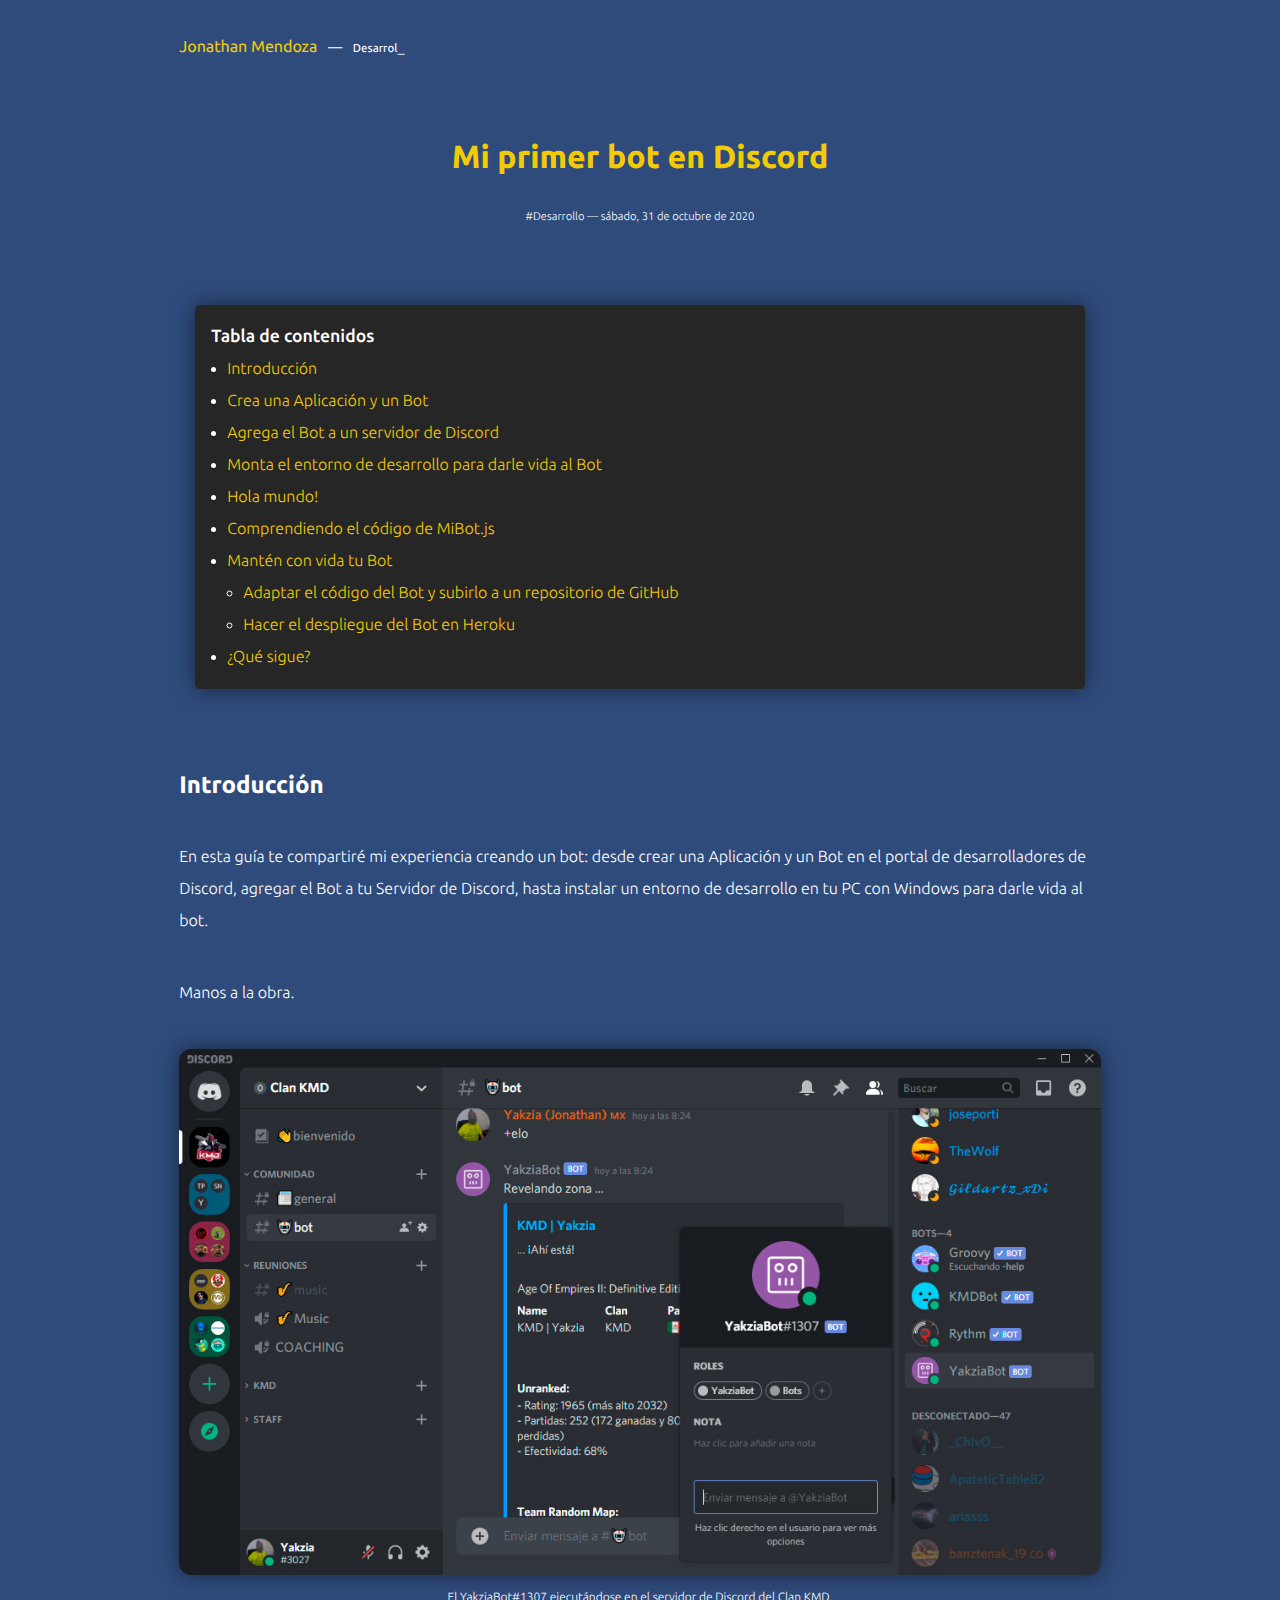
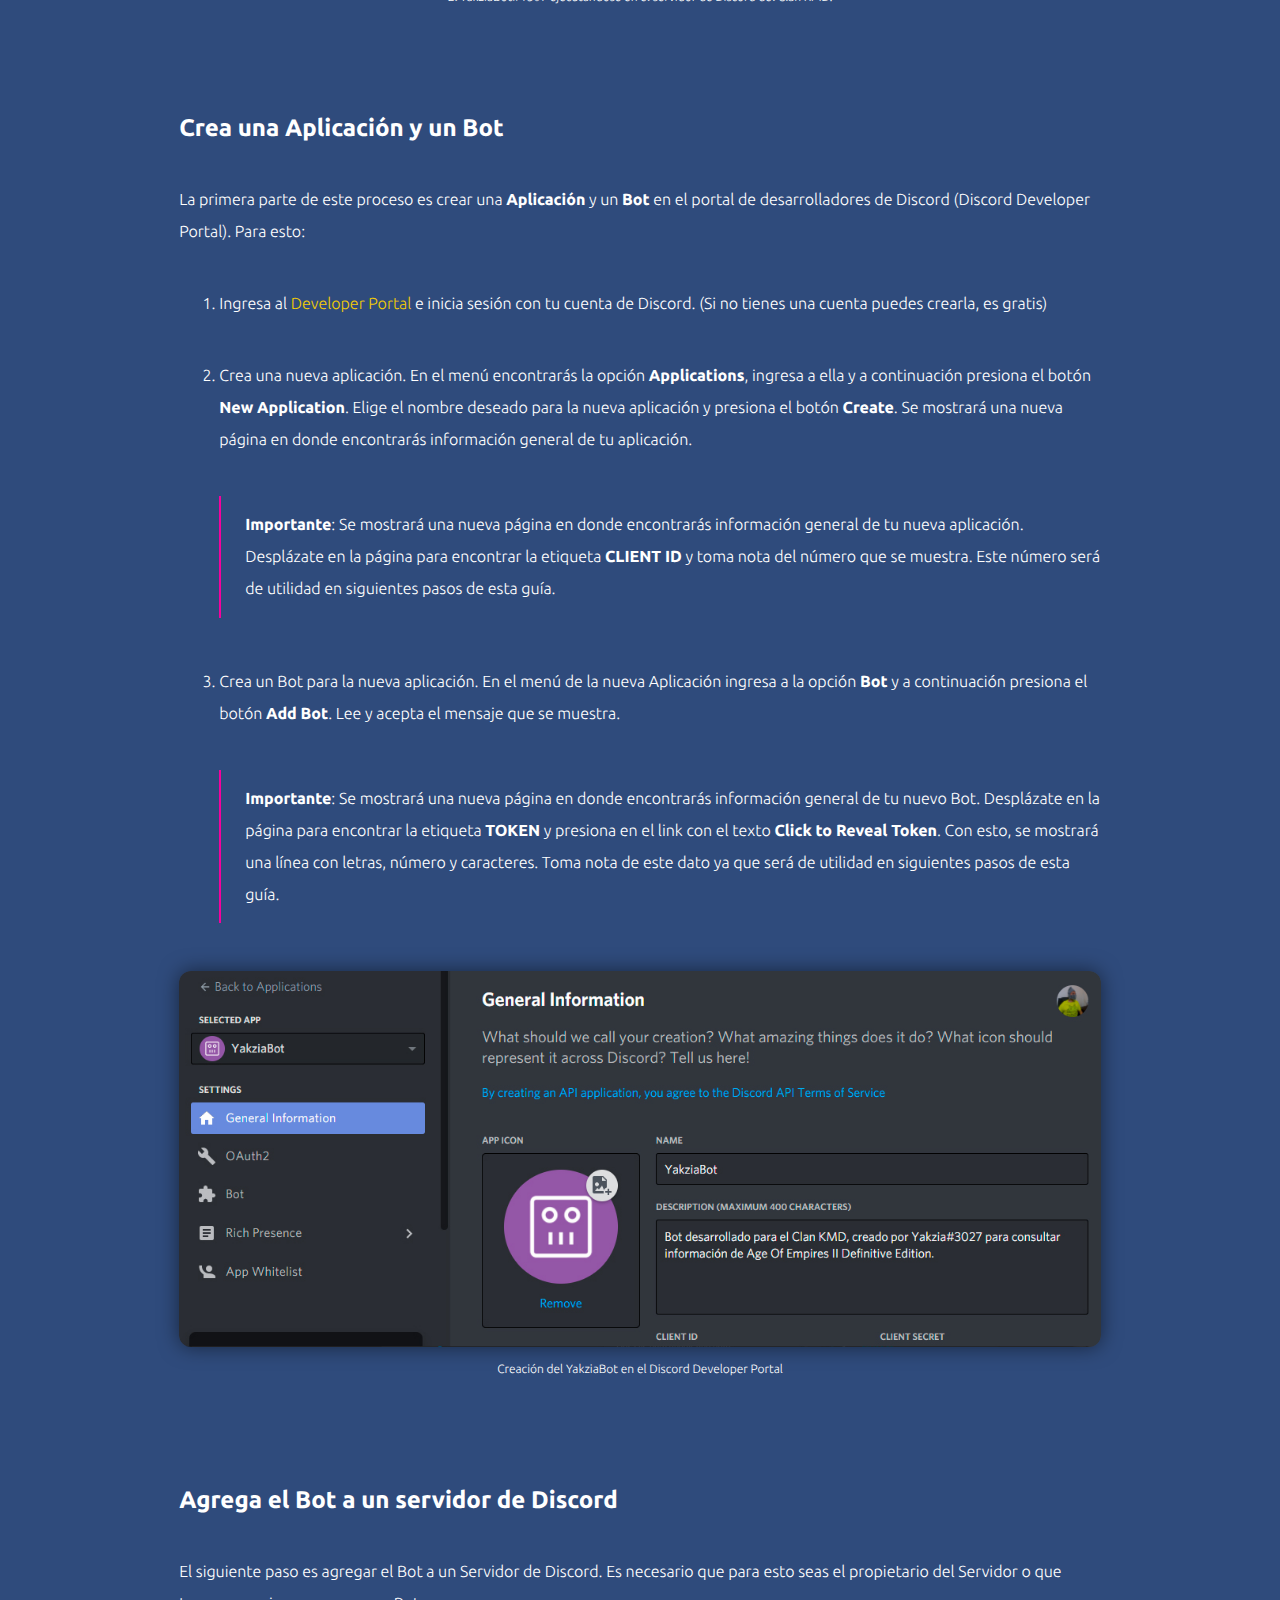
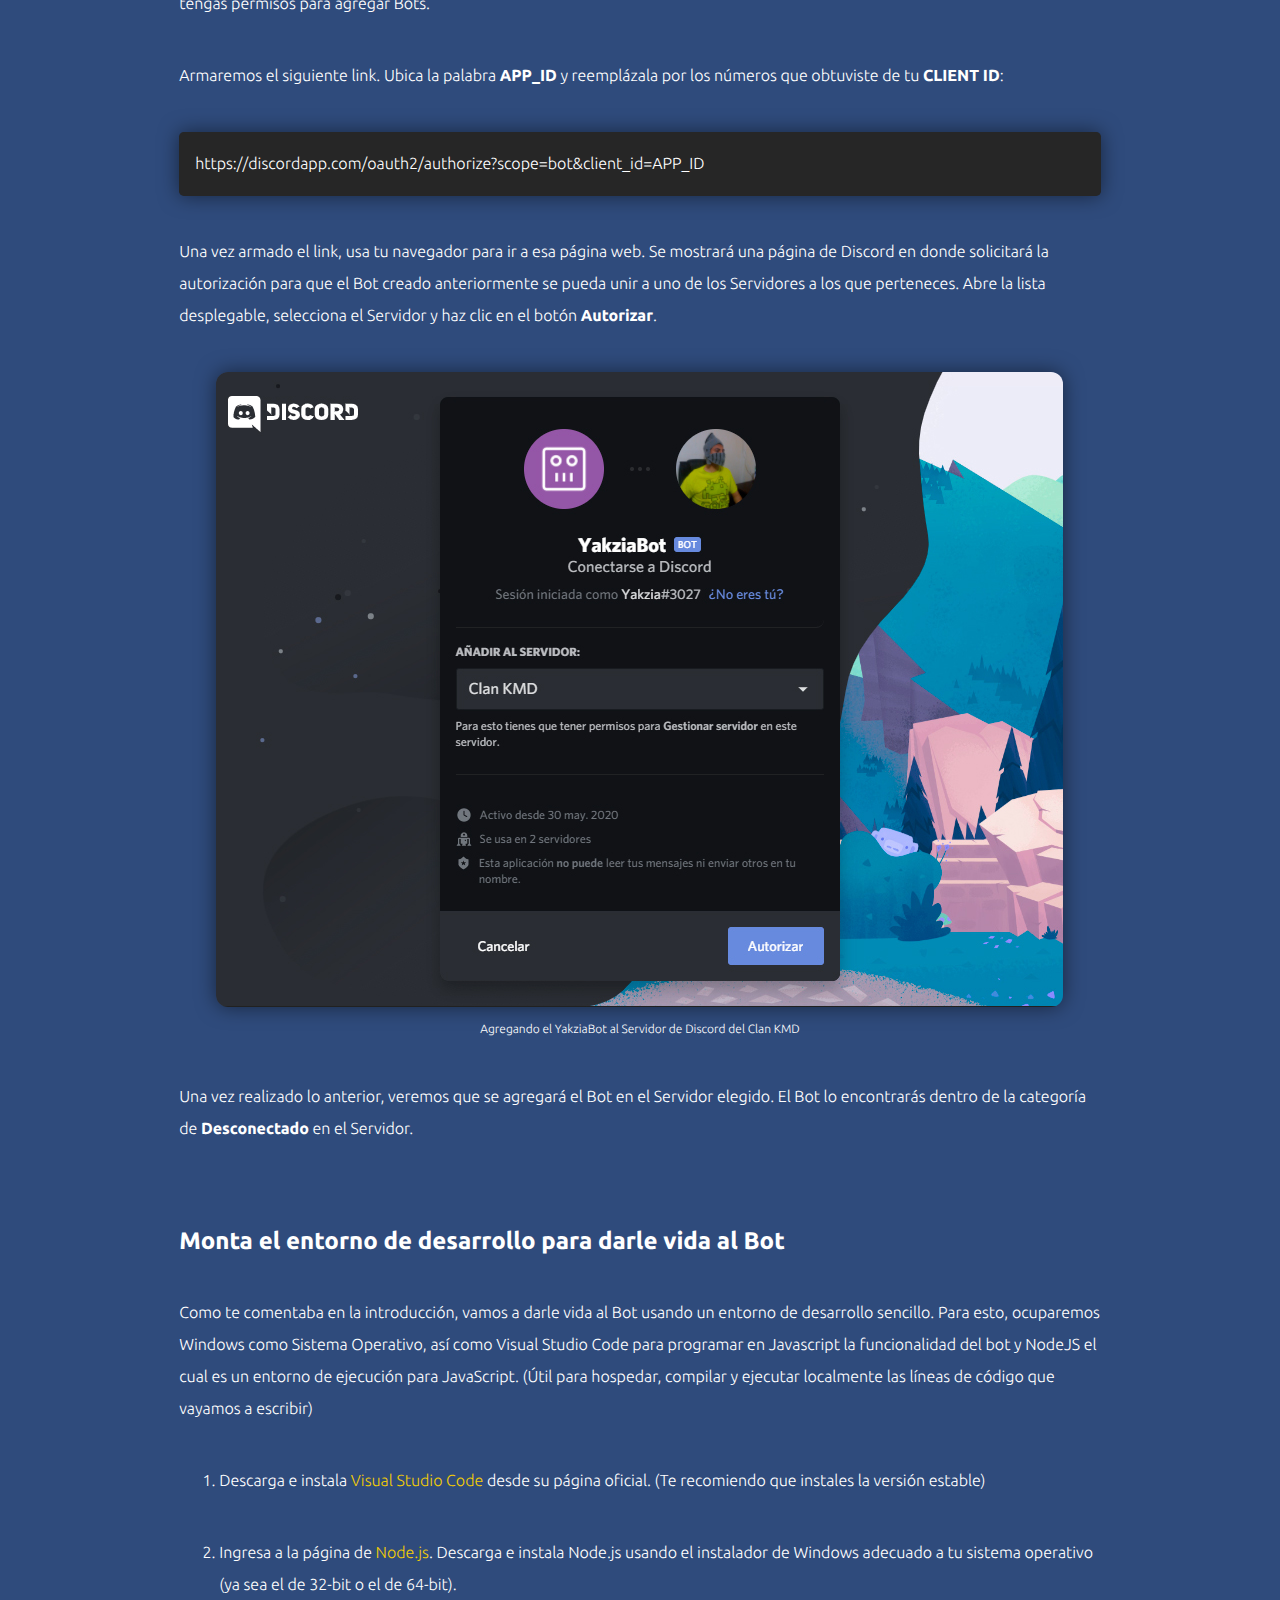
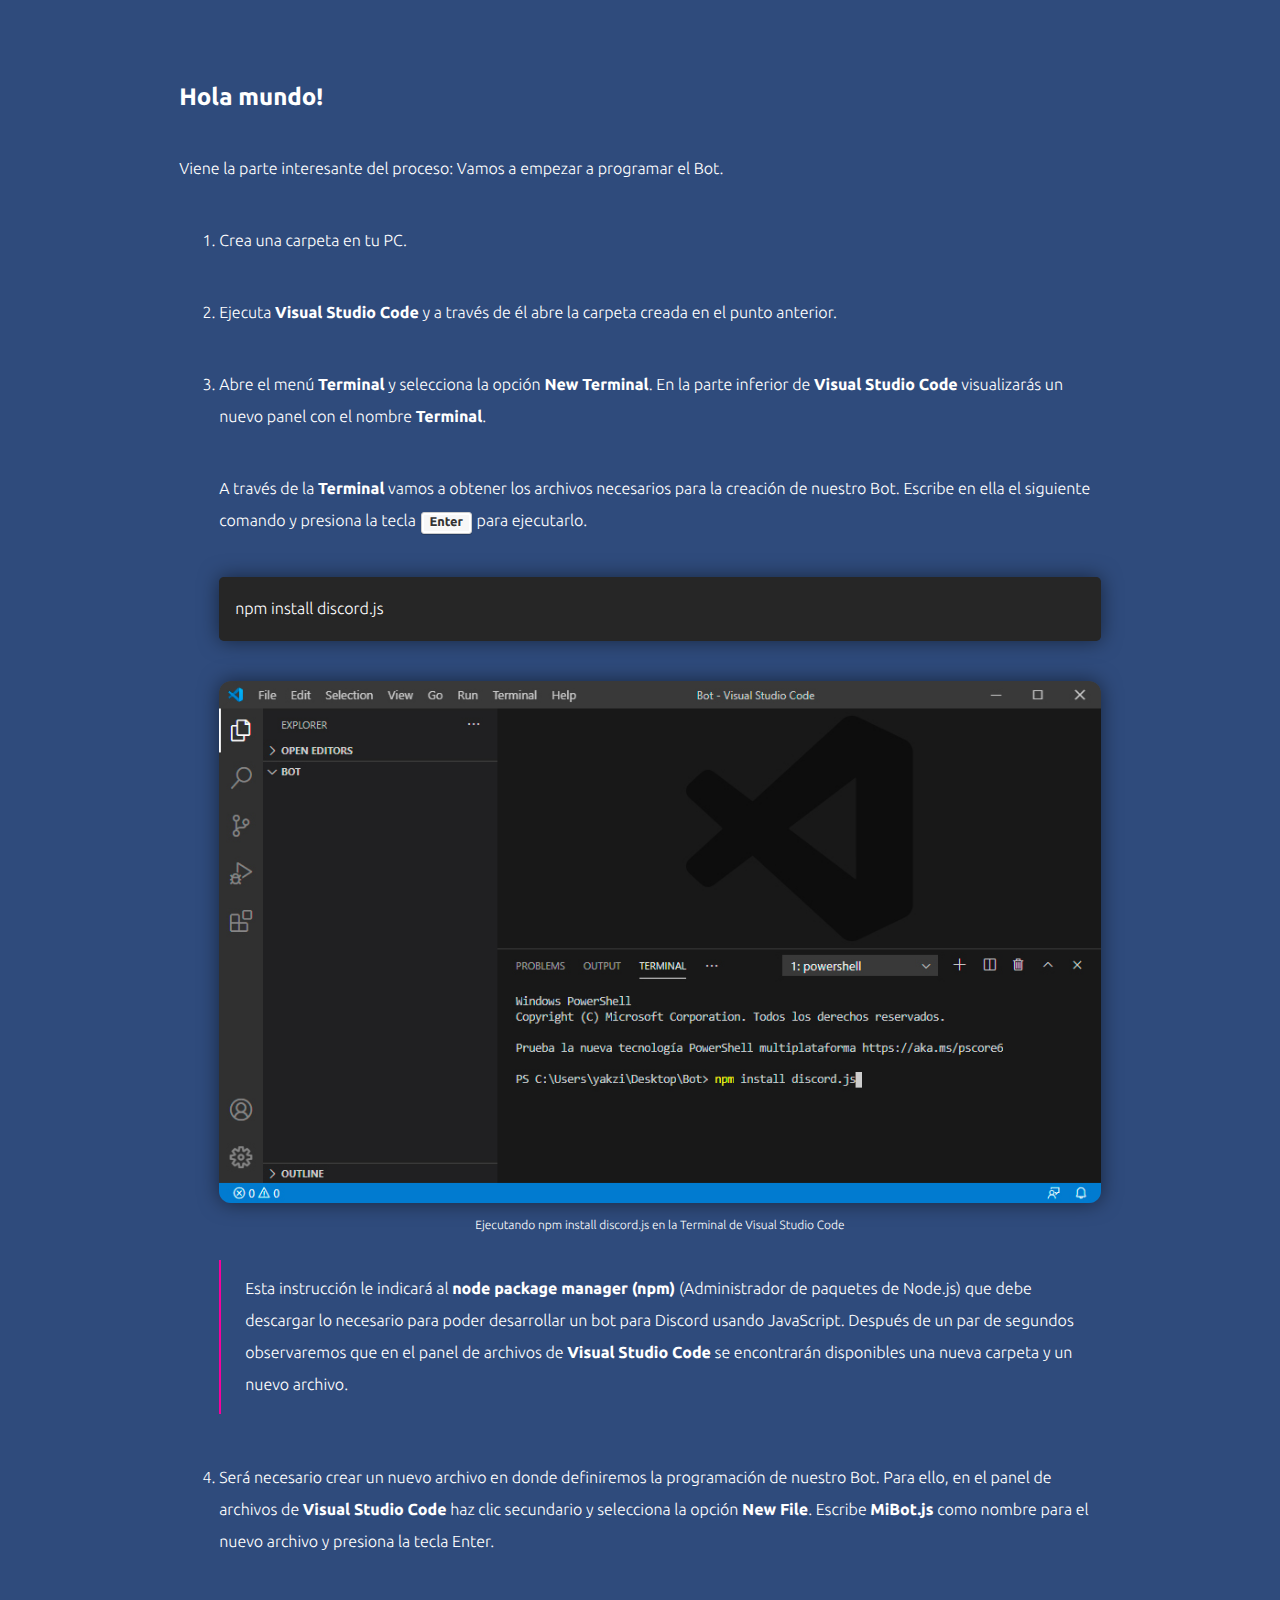
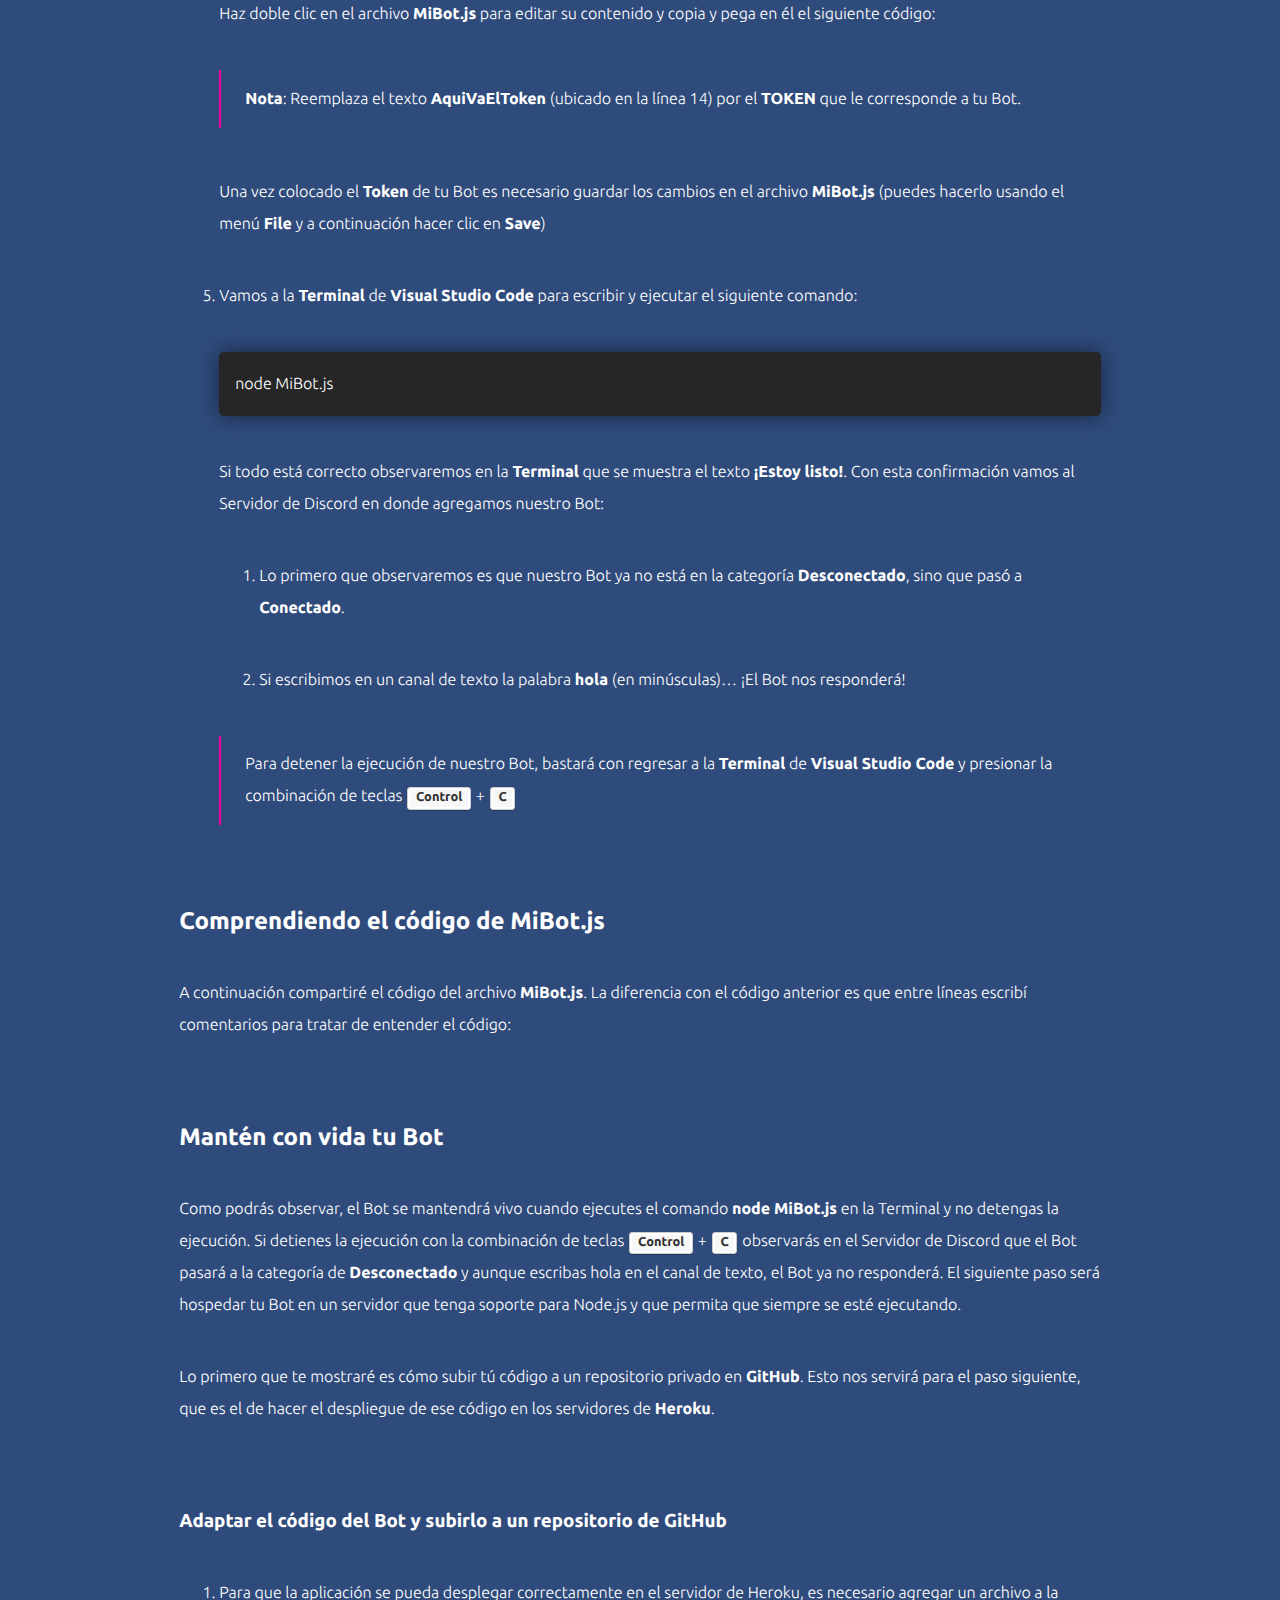
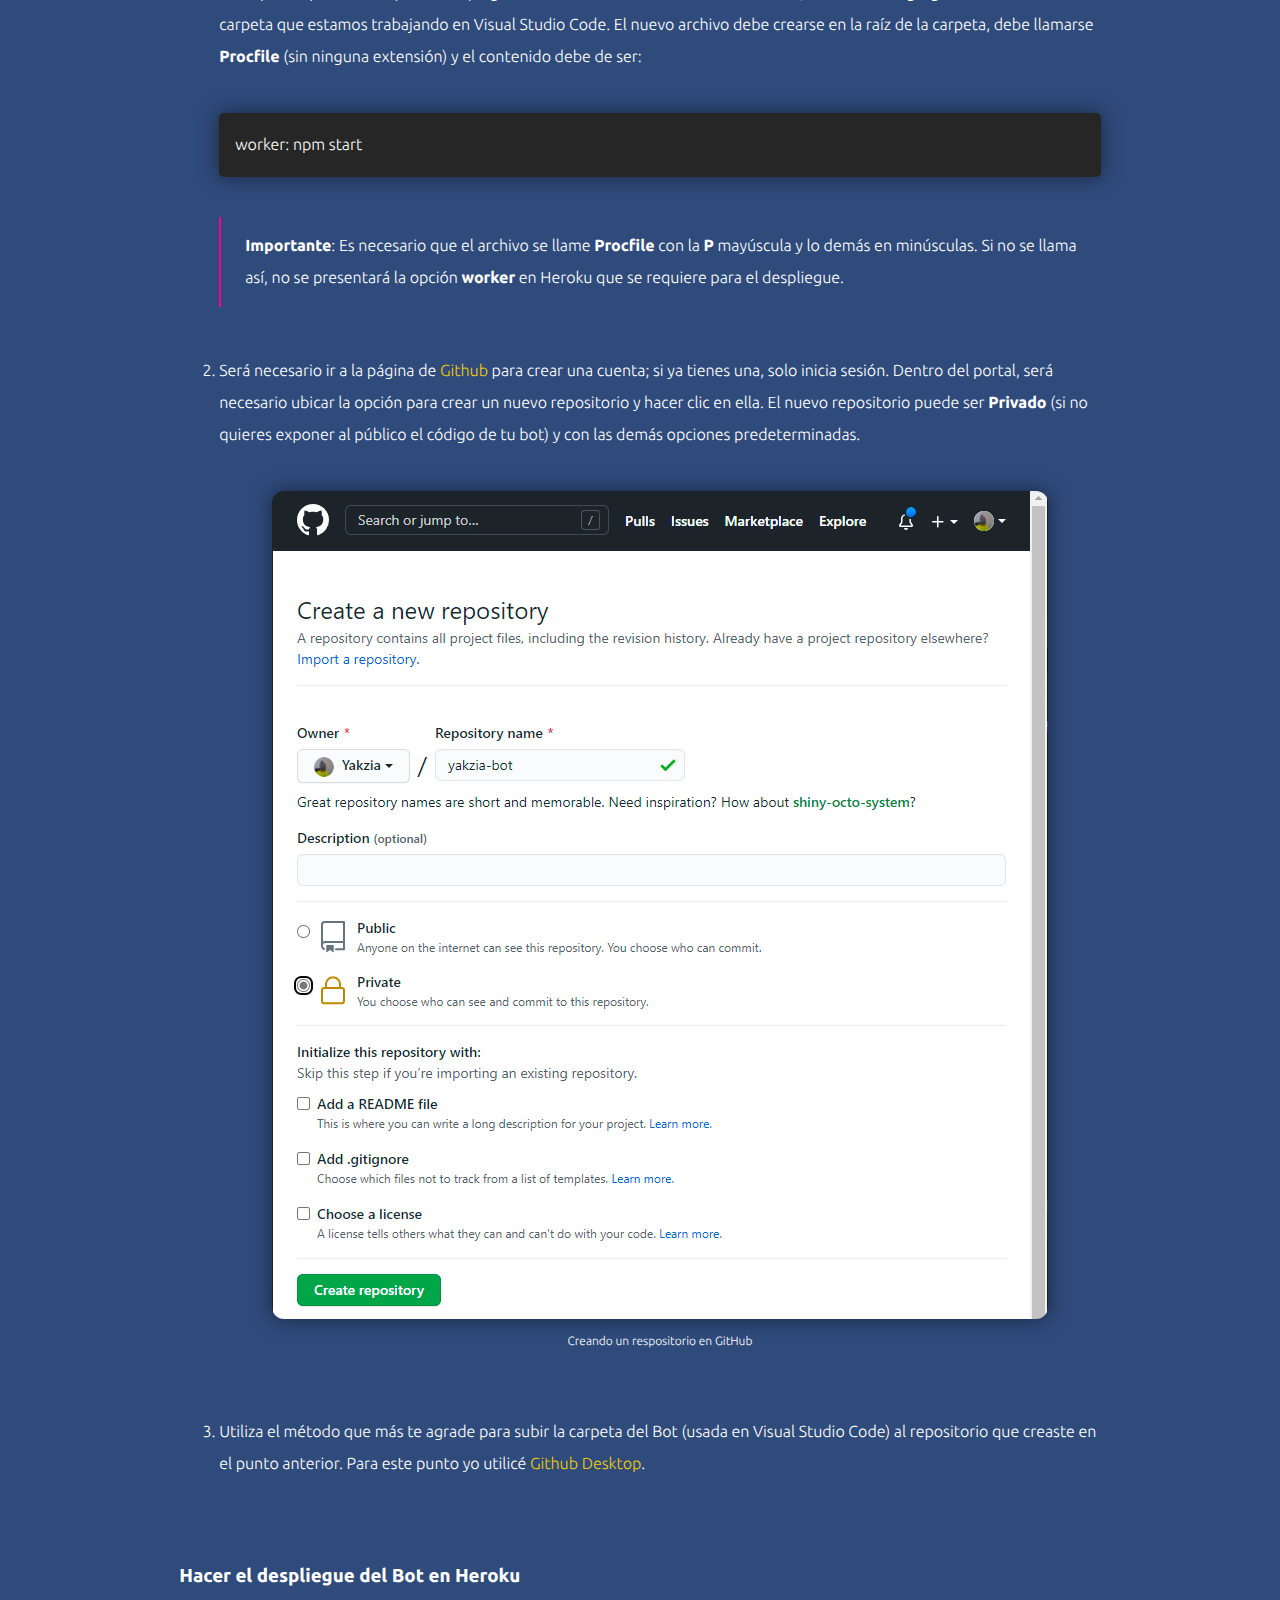
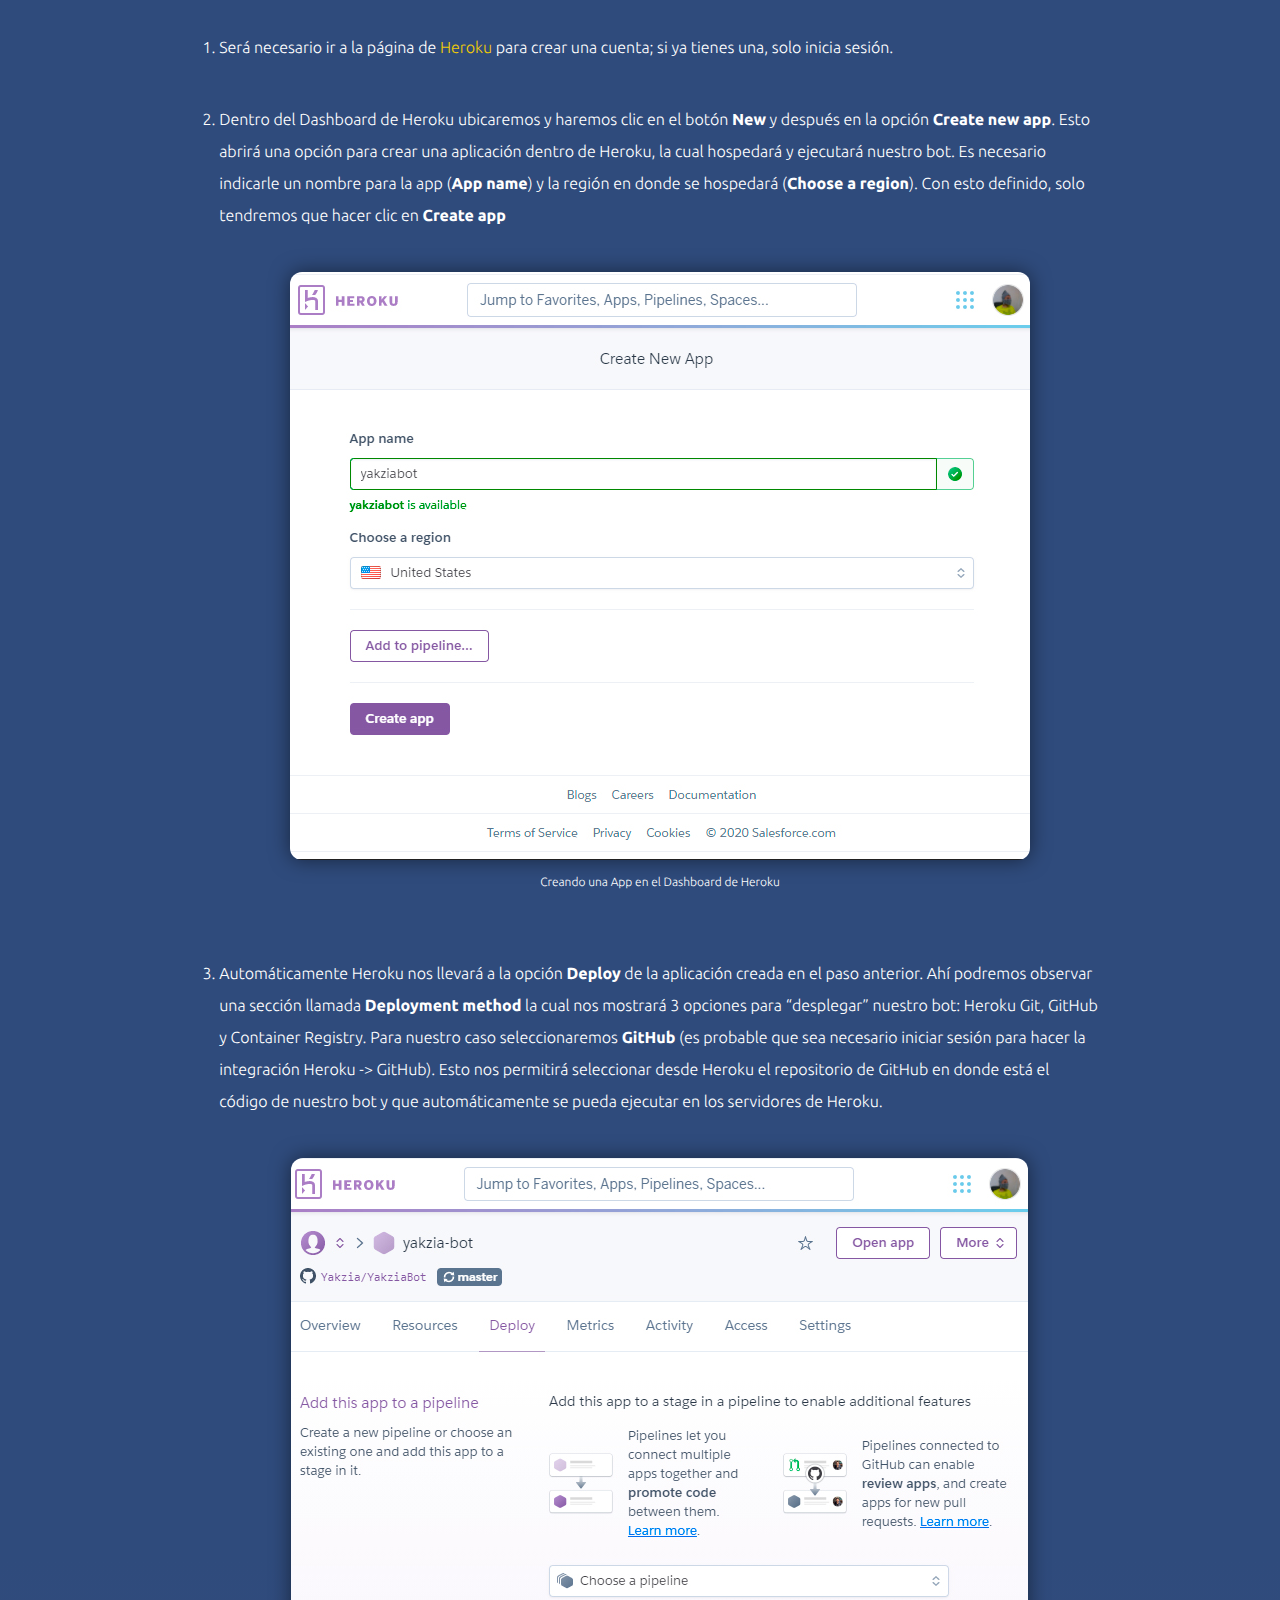
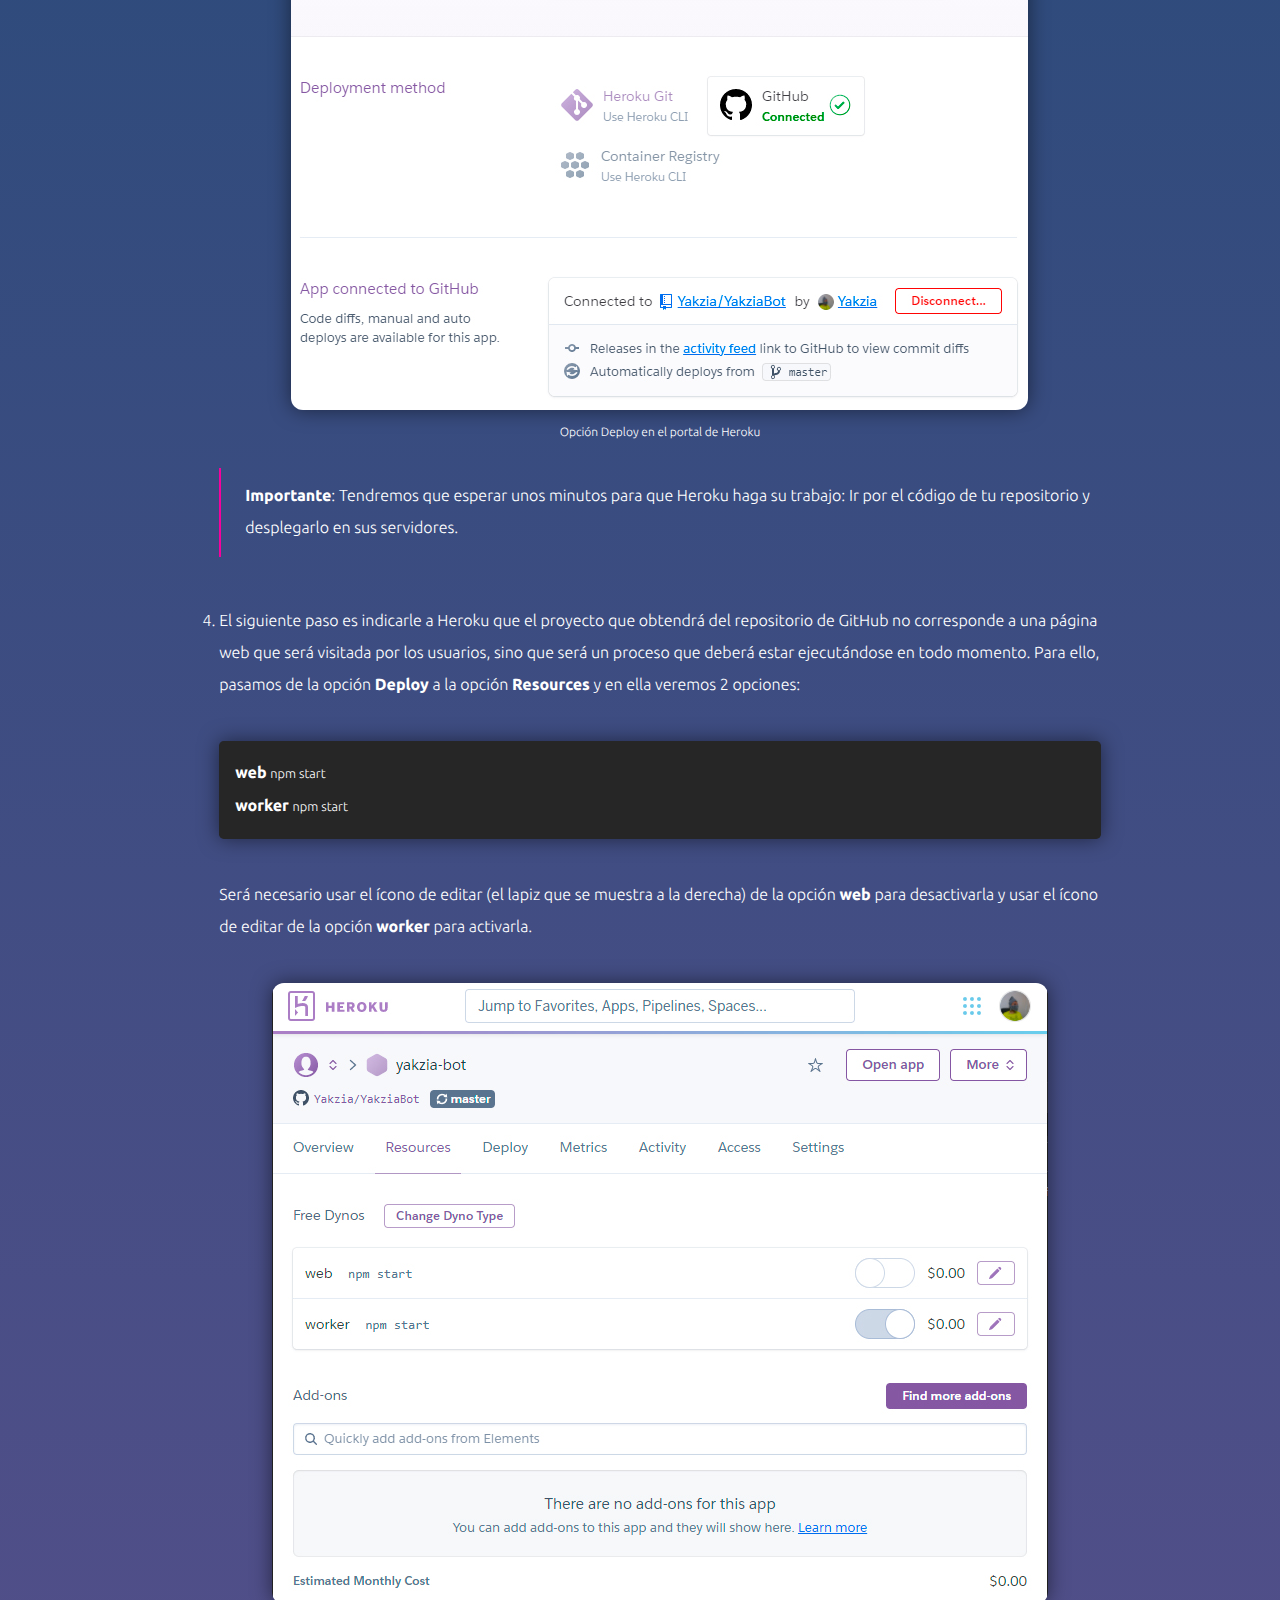
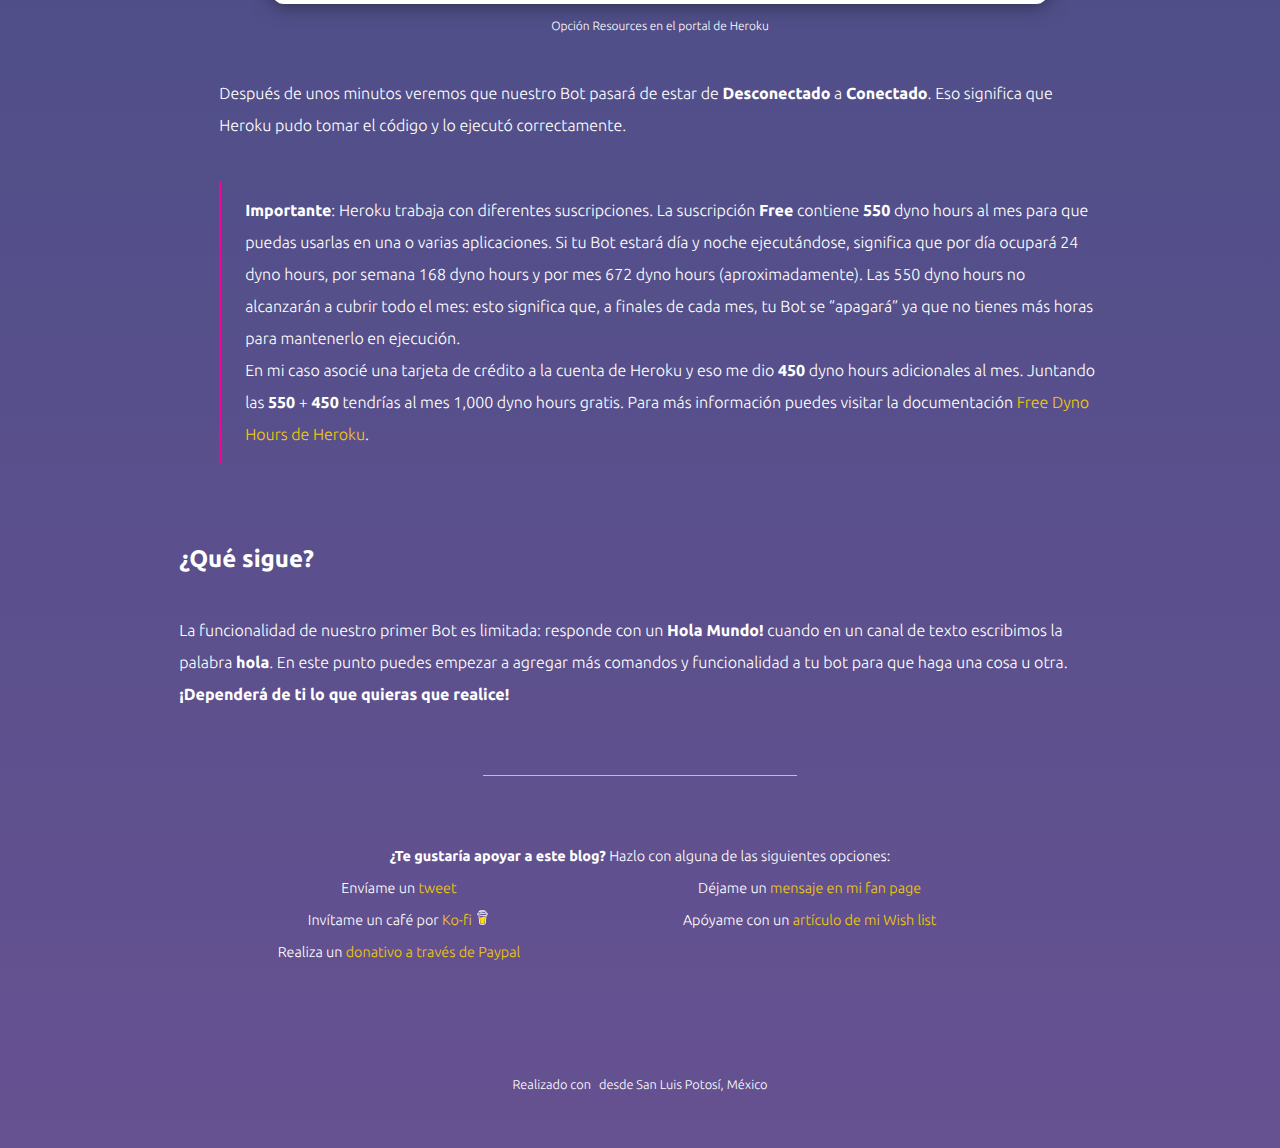
<file: Mi-primer-Bot-en-Discord.html>
<!DOCTYPE html>
<html lang="es">
<head>
    <meta charset="UTF-8">
    <meta name="viewport" content="width=device-width, initial-scale=1.0, maximum-scale=1">
    <meta http-equiv="X-UA-Compatible" content="IE=edge">

	<title>
        
            Mi primer bot en Discord &mdash; Jonathan Mendoza
        
    </title>
	
    <meta name="description" content="Blog personal y profesional de Jonathan Mendoza">
    <meta name="keywords" content="">
    <meta name="author" content="Jonathan Mendoza">

    <!-- CSS -->
    <link rel="stylesheet" href="/css/main.css?v=0.0.8">

    <!-- Icons -->
    <link rel="apple-touch-icon" sizes="57x57" href="/icon/apple-icon-57x57.png">
    <link rel="apple-touch-icon" sizes="60x60" href="/icon/apple-icon-60x60.png">
    <link rel="apple-touch-icon" sizes="72x72" href="/icon/apple-icon-72x72.png">
    <link rel="apple-touch-icon" sizes="76x76" href="/icon/apple-icon-76x76.png">
    <link rel="apple-touch-icon" sizes="114x114" href="/icon/apple-icon-114x114.png">
    <link rel="apple-touch-icon" sizes="120x120" href="/icon/apple-icon-120x120.png">
    <link rel="apple-touch-icon" sizes="144x144" href="/icon/apple-icon-144x144.png">
    <link rel="apple-touch-icon" sizes="152x152" href="/icon/apple-icon-152x152.png">
    <link rel="apple-touch-icon" sizes="180x180" href="/icon/apple-icon-180x180.png">
    <link rel="icon" type="image/png" sizes="192x192"  href="/icon/android-icon-192x192.png">
    <link rel="icon" type="image/png" sizes="32x32" href="/icon/favicon-32x32.png">
    <link rel="icon" type="image/png" sizes="96x96" href="/icon/favicon-96x96.png">
    <link rel="icon" type="image/png" sizes="16x16" href="/icon/favicon-16x16.png">
    <link rel="manifest" href="/icon/manifest.json">
    <meta name="msapplication-TileColor" content="#ffffff">
    <meta name="msapplication-TileImage" content="/ms-icon-144x144.png">
    <meta name="theme-color" content="#0d0221" />

    <!-- Global site tag (gtag.js) - Google Analytics -->
    <script async src="https://www.googletagmanager.com/gtag/js?id=UA-160235526-1"></script>
    <script>
        window.dataLayer = window.dataLayer || [];
        function gtag(){dataLayer.push(arguments);}
        gtag('js', new Date());

        gtag('config', 'UA-160235526-1');
    </script>

</head>

<body>
        <div id="Up"></div>
    <header>
        <div class="container">
            <div class="row">
                <div class="col-6-sm">
                    <a href="/" class="logo" title="JonathanMendoza.mx">Jonathan Mendoza</a>
                    <span class="line">—</span>
                    <span class="txt-rotate" data-period="2000" data-rotate='[ "Desarrollador", "Diseñador",  "Gamer", "Esposo", "Padre de familia" ]'></span><span class="blinking-cursor">_</span>
                </div>
                <div class="col-6-sm">
                    <div class="social">
                        <a href="/wishlist.html"><i class="ion-ios7-paperplane-outline"></i></a><span class="separacion"></span><a href="https://twitter.com/Yakziamx" target="_blank"><i class='ion-social-twitter-outline'></i></a><span class="separacion"></span><a href="https://www.facebook.com/Yakziamx/" target="_blank"><i class='ion-social-facebook-outline'></i></a><span class="separacion"></span><a href="https://github.com/Yakzia" target="_blank"><i class='ion-social-github-outline'></i></a>
                    </div>
                </div>
            </div>
        </div>
    </header>

    <section class="page-post">
        <div class="container">
            <div class="row">
                <div class="col-12">
                    <div class="postInfo">
                        
                        
                        <h1 class="title">Mi primer bot en Discord</h1>
                        <div class="info"><span class="category">#Desarrollo</span><span> — </span><span class="date">sábado, 31 de octubre de 2020</span></div>
                    </div>
                </div>
            </div>
            <div class="row">
                <div class="col-12">
                    <div id="postContent">
                        
                        <nav id="toc">
                            <span class="toc">Tabla de contenidos</span>
                            <ul><li><a href="#introducción">Introducción</a></li><li><a href="#crea-una-aplicación-y-un-bot">Crea una Aplicación y un Bot</a></li><li><a href="#agrega-el-bot-a-un-servidor-de-discord">Agrega el Bot a un servidor de Discord</a></li><li><a href="#monta-el-entorno-de-desarrollo-para-darle-vida-al-bot">Monta el entorno de desarrollo para darle vida al Bot</a></li><li><a href="#hola-mundo">Hola mundo!</a></li><li><a href="#comprendiendo-el-código-de-mibotjs">Comprendiendo el código de MiBot.js</a></li><li><a href="#mantén-con-vida-tu-bot">Mantén con vida tu Bot</a><ul><li><a href="#adaptar-el-código-del-bot-y-subirlo-a-un-repositorio-de-github">Adaptar el código del Bot y subirlo a un repositorio de GitHub</a></li><li><a href="#hacer-el-despliegue-del-bot-en-heroku">Hacer el despliegue del Bot en Heroku</a></li></ul></li><li><a href="#qué-sigue">¿Qué sigue?</a></li></ul>
                        </nav>
                        
                        <h2 id="introducción">Introducción</h2>

<p>En esta guía te compartiré mi experiencia creando un bot: desde crear una Aplicación y un Bot en el portal de desarrolladores de Discord, agregar el Bot a tu Servidor de Discord, hasta instalar un entorno de desarrollo en tu PC con Windows para darle vida al bot.</p>

<p>Manos a la obra.</p>

<figure><img src="/img/posts/2020-10-31-Mi-primer-Bot-en-Discord/YakziaBot.jpg" /><figcaption>El YakziaBot#1307 ejecutándose en el servidor de Discord del Clan KMD.</figcaption></figure>

<h2 id="crea-una-aplicación-y-un-bot">Crea una Aplicación y un Bot</h2>

<p>La primera parte de este proceso es crear una <strong>Aplicación</strong> y un <strong>Bot</strong> en el portal de desarrolladores de Discord (Discord Developer Portal). Para esto:</p>

<ol>
  <li>
    <p>Ingresa al <a href="https://discordapp.com/developers/applications/me" target="_blank">Developer Portal</a> e inicia sesión con tu cuenta de Discord. (Si no tienes una cuenta puedes crearla, es gratis)</p>
  </li>
  <li>
    <p>Crea una nueva aplicación. En el menú encontrarás la opción <strong>Applications</strong>, ingresa a ella y a continuación presiona el botón <strong>New Application</strong>. Elige el nombre deseado para la nueva aplicación y presiona el botón <strong>Create</strong>. Se mostrará una nueva página en donde encontrarás información general de tu aplicación.</p>

    <blockquote>
      <p><strong>Importante</strong>: Se mostrará una nueva página en donde encontrarás información general de tu nueva aplicación. Desplázate en la página para encontrar la etiqueta <strong>CLIENT ID</strong> y toma nota del número que se muestra. Este número será de utilidad en siguientes pasos de esta guía.</p>
    </blockquote>
  </li>
  <li>
    <p>Crea un Bot para la nueva aplicación. En el menú de la nueva Aplicación ingresa a la opción <strong>Bot</strong> y a continuación presiona el botón <strong>Add Bot</strong>. Lee y acepta el mensaje que se muestra.</p>

    <blockquote>
      <p><strong>Importante</strong>: Se mostrará una nueva página en donde encontrarás información general de tu nuevo Bot. Desplázate en la página para encontrar la etiqueta <strong>TOKEN</strong> y presiona en el link con el texto <strong>Click to Reveal Token</strong>. Con esto, se mostrará una línea con letras, número y caracteres. Toma nota de este dato ya que será de utilidad en siguientes pasos de esta guía.</p>
    </blockquote>
  </li>
</ol>

<figure><img src="/img/posts/2020-10-31-Mi-primer-Bot-en-Discord/Discord-Developer-Portal.jpg" /><figcaption>Creación del YakziaBot en el Discord Developer Portal</figcaption></figure>

<h2 id="agrega-el-bot-a-un-servidor-de-discord">Agrega el Bot a un servidor de Discord</h2>

<p>El siguiente paso es agregar el Bot a un Servidor de Discord. Es necesario que para esto seas el propietario del Servidor o que tengas permisos para agregar Bots.</p>

<p>Armaremos el siguiente link. Ubica la palabra <strong>APP_ID</strong> y reemplázala por los números que obtuviste de tu <strong>CLIENT ID</strong>:</p>

<p class="terminal">https://discordapp.com/oauth2/authorize?scope=bot&amp;client_id=APP_ID</p>

<p>Una vez armado el link, usa tu navegador para ir a esa página web. Se mostrará una página de Discord en donde solicitará la autorización para que el Bot creado anteriormente se pueda unir a uno de los Servidores a los que perteneces. Abre la lista desplegable, selecciona el Servidor y haz clic en el botón <strong>Autorizar</strong>.</p>

<figure><img src="/img/posts/2020-10-31-Mi-primer-Bot-en-Discord/Agregar-bot-a-servidor-de-Discord.jpg" /><figcaption>Agregando el YakziaBot al Servidor de Discord del Clan KMD</figcaption></figure>

<p>Una vez realizado lo anterior, veremos que se agregará el Bot en el Servidor elegido. El Bot lo encontrarás dentro de la categoría de <strong>Desconectado</strong> en el Servidor.</p>

<h2 id="monta-el-entorno-de-desarrollo-para-darle-vida-al-bot">Monta el entorno de desarrollo para darle vida al Bot</h2>

<p>Como te comentaba en la introducción, vamos a darle vida al Bot usando un entorno de desarrollo sencillo. Para esto, ocuparemos Windows como Sistema Operativo, así como Visual Studio Code para programar en Javascript la funcionalidad del bot y NodeJS el cual es un entorno de ejecución para JavaScript. (Útil para hospedar, compilar y ejecutar localmente las líneas de código que vayamos a escribir)</p>

<ol>
  <li>Descarga e instala <a href="https://code.visualstudio.com/" target="_blank">Visual Studio Code</a> desde su página oficial. (Te recomiendo que instales la versión estable)</li>
  <li>Ingresa a la página de <a href="https://nodejs.org/es/download/" target="_blank">Node.js</a>. Descarga e instala Node.js usando el instalador de Windows adecuado a tu sistema operativo (ya sea el de 32-bit o el de 64-bit).</li>
</ol>

<h2 id="hola-mundo">Hola mundo!</h2>

<p>Viene la parte interesante del proceso: Vamos a empezar a programar el Bot.</p>

<ol>
  <li>Crea una carpeta en tu PC.</li>
  <li>Ejecuta <strong>Visual Studio Code</strong> y a través de él abre la carpeta creada en el punto anterior.</li>
  <li>
    <p>Abre el menú <strong>Terminal</strong> y selecciona la opción <strong>New Terminal</strong>. En la parte inferior de <strong>Visual Studio Code</strong> visualizarás un nuevo panel con el nombre <strong>Terminal</strong>.</p>

    <p>A través de la <strong>Terminal</strong> vamos a obtener los archivos necesarios para la creación de nuestro Bot. Escribe en ella el siguiente comando y presiona la tecla <span class="key">Enter</span> para ejecutarlo.</p>

    <p class="terminal">npm install discord.js</p>

    <figure><img src="/img/posts/2020-10-31-Mi-primer-Bot-en-Discord/npm-install-discordjs.jpg" /><figcaption>Ejecutando npm install discord.js en la Terminal de Visual Studio Code</figcaption></figure>

    <blockquote>
      <p>Esta instrucción le indicará al <strong>node package manager (npm)</strong> (Administrador de paquetes de Node.js) que debe descargar lo necesario para poder desarrollar un bot para Discord usando JavaScript. Después de un par de segundos observaremos que en el panel de archivos de <strong>Visual Studio Code</strong> se encontrarán disponibles una nueva carpeta y un nuevo archivo.</p>
    </blockquote>
  </li>
  <li>
    <p>Será necesario crear un nuevo archivo en donde definiremos la programación de nuestro Bot. Para ello, en el panel de archivos de <strong>Visual Studio Code</strong> haz clic secundario y selecciona la opción <strong>New File</strong>. Escribe <strong>MiBot.js</strong> como nombre para el nuevo archivo y presiona la tecla Enter.</p>

    <p>Haz doble clic en el archivo <strong>MiBot.js</strong> para editar su contenido y copia y pega en él el siguiente código:</p>

    <script src="https://gist.github.com/Yakzia/65fd678accbd2aae0f22d3d2063dadcb.js"></script>

    <blockquote>
      <p><strong>Nota</strong>: Reemplaza el texto <strong>AquiVaElToken</strong> (ubicado en la línea 14) por el <strong>TOKEN</strong> que le corresponde a tu Bot.</p>
    </blockquote>

    <p>Una vez colocado el <strong>Token</strong> de tu Bot es necesario guardar los cambios en el archivo <strong>MiBot.js</strong> (puedes hacerlo usando el menú <strong>File</strong> y a continuación hacer clic en <strong>Save</strong>)</p>
  </li>
  <li>
    <p>Vamos a la <strong>Terminal</strong> de <strong>Visual Studio Code</strong> para escribir y ejecutar el siguiente comando:</p>

    <p class="terminal">node MiBot.js</p>

    <p>Si todo está correcto observaremos en la <strong>Terminal</strong> que se muestra el texto <strong>¡Estoy listo!</strong>. Con esta confirmación vamos al Servidor de Discord en donde agregamos nuestro Bot:</p>

    <ol>
      <li>Lo primero que observaremos es que nuestro Bot ya no está en la categoría <strong>Desconectado</strong>, sino que pasó a <strong>Conectado</strong>.</li>
      <li>Si escribimos en un canal de texto la palabra <strong>hola</strong> (en minúsculas)… ¡El Bot nos responderá!</li>
    </ol>

    <blockquote>
      <p>Para detener la ejecución de nuestro Bot, bastará con regresar a la <strong>Terminal</strong> de <strong>Visual Studio Code</strong> y presionar la combinación de teclas <span class="key">Control</span> + <span class="key">C</span></p>
    </blockquote>
  </li>
</ol>

<h2 id="comprendiendo-el-código-de-mibotjs">Comprendiendo el código de MiBot.js</h2>

<p>A continuación compartiré el código del archivo <strong>MiBot.js</strong>. La diferencia con el código anterior es que entre líneas escribí comentarios para tratar de entender el código:</p>

<script src="https://gist.github.com/Yakzia/31ab91cee78c5aad977e762f8226ffc7.js"></script>

<h2 id="mantén-con-vida-tu-bot">Mantén con vida tu Bot</h2>

<p>Como podrás observar, el Bot se mantendrá vivo cuando ejecutes el comando <strong>node MiBot.js</strong> en la Terminal y no detengas la ejecución. Si detienes la ejecución con la combinación de teclas <span class="key">Control</span> + <span class="key">C</span> observarás en el Servidor de Discord que el Bot pasará a la categoría de <strong>Desconectado</strong> y aunque escribas hola en el canal de texto, el Bot ya no responderá. El siguiente paso será hospedar tu Bot en un servidor que tenga soporte para Node.js y que permita que siempre se esté ejecutando.</p>

<p>Lo primero que te mostraré es cómo subir tú código a un repositorio privado en <strong>GitHub</strong>. Esto nos servirá para el paso siguiente, que es el de hacer el despliegue de ese código en los servidores de <strong>Heroku</strong>.</p>

<h3 id="adaptar-el-código-del-bot-y-subirlo-a-un-repositorio-de-github">Adaptar el código del Bot y subirlo a un repositorio de GitHub</h3>

<ol>
  <li>
    <p>Para que la aplicación se pueda desplegar correctamente en el servidor de Heroku, es necesario agregar un archivo a la carpeta que estamos trabajando en Visual Studio Code. El nuevo archivo debe crearse en la raíz de la carpeta, debe llamarse <strong>Procfile</strong> (sin ninguna extensión) y el contenido debe de ser:</p>

    <p class="terminal">worker: npm start</p>

    <blockquote>
      <p><strong>Importante</strong>: Es necesario que el archivo se llame <strong>Procfile</strong> con la <strong>P</strong> mayúscula y lo demás en minúsculas. Si no se llama así, no se presentará la opción <strong>worker</strong> en Heroku que se requiere para el despliegue.</p>
    </blockquote>
  </li>
  <li>
    <p>Será necesario ir a la página de <a href="https://www.github.com/" target="_blank">Github</a> para crear una cuenta; si ya tienes una, solo inicia sesión. Dentro del portal, será necesario ubicar la opción para crear un nuevo repositorio y hacer clic en ella. El nuevo repositorio puede ser <strong>Privado</strong> (si no quieres exponer al público el código de tu bot) y con las demás opciones predeterminadas.</p>

    <figure><img src="/img/posts/2020-10-31-Mi-primer-Bot-en-Discord/Creando-un-repositorio-en-GitHub.jpg" /><figcaption>Creando un respositorio en GitHub</figcaption></figure>
  </li>
  <li>
    <p>Utiliza el método que más te agrade para subir la carpeta del Bot (usada en Visual Studio Code) al repositorio que creaste en el punto anterior. Para este punto yo utilicé <a href="https://desktop.github.com/" target="_blank">Github Desktop</a>.</p>
  </li>
</ol>

<h3 id="hacer-el-despliegue-del-bot-en-heroku">Hacer el despliegue del Bot en Heroku</h3>

<ol>
  <li>
    <p>Será necesario ir a la página de <a href="https://www.heroku.com/" target="_blank">Heroku</a> para crear una cuenta; si ya tienes una, solo inicia sesión.</p>
  </li>
  <li>
    <p>Dentro del Dashboard de Heroku ubicaremos y haremos clic en el botón <strong>New</strong> y después en la opción <strong>Create new app</strong>. Esto abrirá una opción para crear una aplicación dentro de Heroku, la cual hospedará y ejecutará nuestro bot. Es necesario indicarle un nombre para la app (<strong>App name</strong>) y la región en donde se hospedará (<strong>Choose a region</strong>). Con esto definido, solo tendremos que hacer clic en <strong>Create app</strong></p>

    <figure><img src="/img/posts/2020-10-31-Mi-primer-Bot-en-Discord/Heroku-Create-App.jpg" /><figcaption>Creando una App en el Dashboard de Heroku</figcaption></figure>
  </li>
  <li>
    <p>Automáticamente Heroku nos llevará a la opción <strong>Deploy</strong> de la aplicación creada en el paso anterior. Ahí podremos observar una sección llamada <strong>Deployment method</strong> la cual nos mostrará 3 opciones para “desplegar” nuestro bot: Heroku Git, GitHub y Container Registry. Para nuestro caso seleccionaremos <strong>GitHub</strong> (es probable que sea necesario iniciar sesión para hacer la integración Heroku -&gt; GitHub). Esto nos permitirá seleccionar desde Heroku el repositorio de GitHub en donde está el código de nuestro bot y que automáticamente se pueda ejecutar en los servidores de Heroku.</p>

    <figure><img src="/img/posts/2020-10-31-Mi-primer-Bot-en-Discord/Heroku-Deploy.jpg" /><figcaption>Opción Deploy en el portal de Heroku</figcaption></figure>

    <blockquote>
      <p><strong>Importante</strong>: Tendremos que esperar unos minutos para que Heroku haga su trabajo: Ir por el código de tu repositorio y desplegarlo en sus servidores.</p>
    </blockquote>
  </li>
  <li>
    <p>El siguiente paso es indicarle a Heroku que el proyecto que obtendrá del repositorio de GitHub no corresponde a una página web que será visitada por los usuarios, sino que será un proceso que deberá estar ejecutándose en todo momento. Para ello, pasamos de la opción <strong>Deploy</strong> a la opción <strong>Resources</strong> y en ella veremos 2 opciones:</p>
    <p class="terminal">
     <strong>web</strong> <small>npm start</small><br />
     <strong>worker</strong> <small>npm start</small>
 </p>

    <p>Será necesario usar el ícono de editar (el lapiz que se muestra a la derecha) de la opción <strong>web</strong> para desactivarla y usar el ícono de editar de la opción <strong>worker</strong> para activarla.</p>

    <figure><img src="/img/posts/2020-10-31-Mi-primer-Bot-en-Discord/Heroku-Resources.jpg" /><figcaption>Opción Resources en el portal de Heroku</figcaption></figure>

    <p>Después de unos minutos veremos que nuestro Bot pasará de estar de <strong>Desconectado</strong> a <strong>Conectado</strong>. Eso significa que Heroku pudo tomar el código y lo ejecutó correctamente.</p>

    <blockquote>
      <p><strong>Importante</strong>: Heroku trabaja con diferentes suscripciones. La suscripción <strong>Free</strong> contiene <strong>550</strong> dyno hours al mes para que puedas usarlas en una o varias aplicaciones. Si tu Bot estará día y noche ejecutándose, significa que por día ocupará 24 dyno hours, por semana 168 dyno hours y por mes 672 dyno hours (aproximadamente). Las 550 dyno hours no alcanzarán a cubrir todo el mes: esto significa que, a finales de cada mes, tu Bot se “apagará” ya que no tienes más horas para mantenerlo en ejecución.</p>

      <p>En mi caso asocié una tarjeta de crédito a la cuenta de Heroku y eso me dio <strong>450</strong> dyno hours adicionales al mes. Juntando las <strong>550</strong> + <strong>450</strong> tendrías al mes 1,000 dyno hours gratis. Para más información puedes visitar la documentación <a href="https://devcenter.heroku.com/articles/free-dyno-hours" target="_blank">Free Dyno Hours de Heroku</a>.</p>
    </blockquote>
  </li>
</ol>

<h2 id="qué-sigue">¿Qué sigue?</h2>

<p>La funcionalidad de nuestro primer Bot es limitada: responde con un <strong>Hola Mundo!</strong> cuando en un canal de texto escribimos la palabra <strong>hola</strong>. En este punto puedes empezar a agregar más comandos y funcionalidad a tu bot para que haga una cosa u otra. <strong>¡Dependerá de ti lo que quieras que realice!</strong></p>

                        
                        <hr class = "hrShareAndDonation">
<div class="shareAndDonation">
    <span class="message">
        <strong>¿Te gustaría apoyar a este blog?</strong> Hazlo con alguna de las siguientes opciones:
    </span>
    <div class="container-fluid">
        <div class="row">
            <div class="col-6">
                Envíame un <a href="https://twitter.com/intent/tweet?text=@yakziamx tu post Mi primer bot en Discord me fue de utilidad ¡Gracias!">tweet <i class="ion-social-twitter"></i></a>
            </div>
            <div class="col-6">
                Déjame un <a href="https://www.facebook.com/Yakziamx/" target="_blank">mensaje en mi fan page <i class="ion-social-facebook"></i></a>
            </div>
            <div class="col-6">
                Invítame un café por <a href="https://ko-fi.com/yakzia" target="_blank">Ko-fi <img src="/img/buymeacoffee.svg" alt=""> </a>
            </div>
            <div class="col-6">
                Apóyame con un <a href="/wishlist.html" target="_blank">artículo de mi Wish list <i class="ion-ios7-paperplane"></i></a> 
            </div>
            <div class="col-6">
                Realiza un <a href="https://paypal.me/Yakzia" target="_blank">donativo a través de Paypal <i class="ion-card"></i></a>
            </div>
        </div>
    </div>
</div>
                        
                    </div>
                </div>
            </div>
        </div>
    </section>

    <footer>
    <div class="container">
        <div class="row">
            <div class="col-12">
                <p class="GoUp">
                    <a class="jump" href="#Up"><i class="ion-ios7-arrow-up"></i></a>
                </p>
                <p class="love">Realizado con <i class="ion-heart"></i> desde San Luis Potosí, México</p>
            </div>
        </div>
    </div>
</footer>

<script src="/js/animacion.js"></script>
<script src="/js/filter.js"></script>
    <script src='https://storage.ko-fi.com/cdn/scripts/overlay-widget.js'></script>
    <script>
      kofiWidgetOverlay.draw('yakzia', {
        'type': 'floating-chat',
        'floating-chat.donateButton.text': 'Invita un café',
        'floating-chat.donateButton.background-color': '#ffffff',
        'floating-chat.donateButton.text-color': '#323842'
      });
    </script>

</body>
</html>
</file>
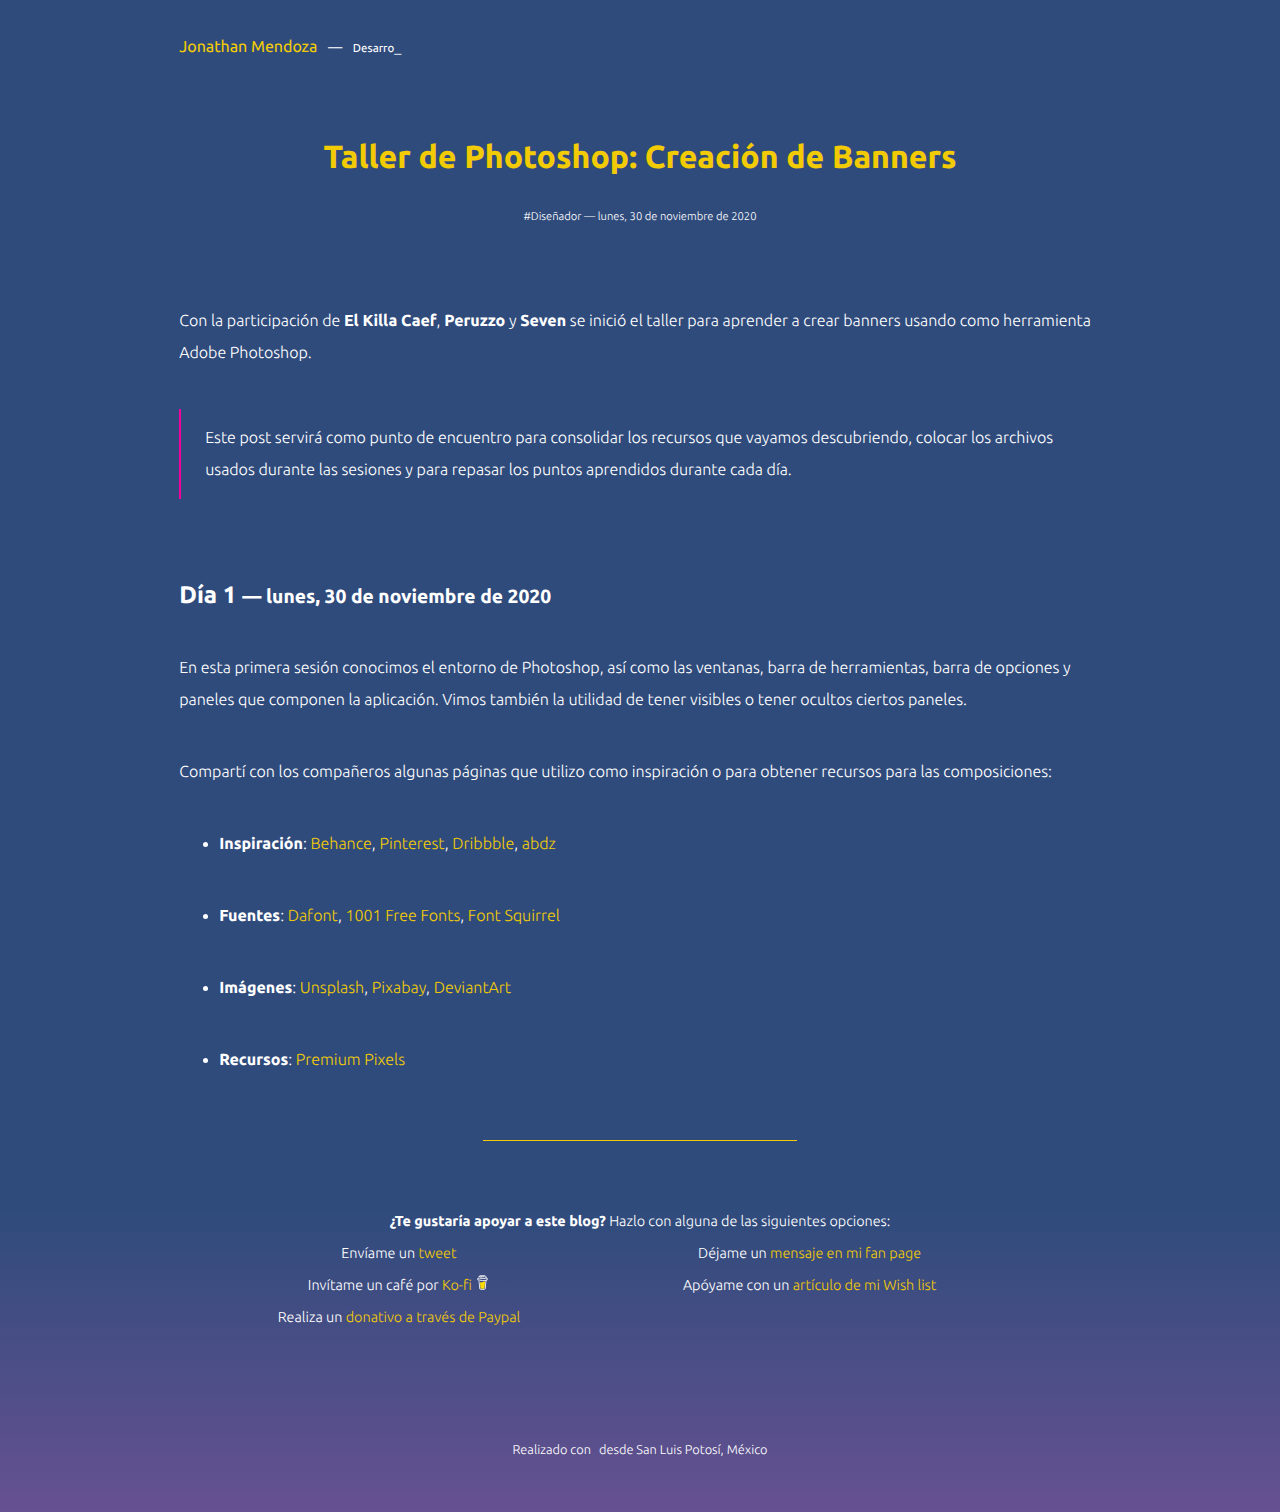
<file: Taller-de-Photoshop-Creacion-de-banners.html>
<!DOCTYPE html>
<html lang="es">
<head>
    <meta charset="UTF-8">
    <meta name="viewport" content="width=device-width, initial-scale=1.0, maximum-scale=1">
    <meta http-equiv="X-UA-Compatible" content="IE=edge">

	<title>
        
            Taller de Photoshop&#58; Creación de Banners &mdash; Jonathan Mendoza
        
    </title>
	
    <meta name="description" content="Blog personal y profesional de Jonathan Mendoza">
    <meta name="keywords" content="">
    <meta name="author" content="Jonathan Mendoza">

    <!-- CSS -->
    <link rel="stylesheet" href="/css/main.css?v=0.0.8">

    <!-- Icons -->
    <link rel="apple-touch-icon" sizes="57x57" href="/icon/apple-icon-57x57.png">
    <link rel="apple-touch-icon" sizes="60x60" href="/icon/apple-icon-60x60.png">
    <link rel="apple-touch-icon" sizes="72x72" href="/icon/apple-icon-72x72.png">
    <link rel="apple-touch-icon" sizes="76x76" href="/icon/apple-icon-76x76.png">
    <link rel="apple-touch-icon" sizes="114x114" href="/icon/apple-icon-114x114.png">
    <link rel="apple-touch-icon" sizes="120x120" href="/icon/apple-icon-120x120.png">
    <link rel="apple-touch-icon" sizes="144x144" href="/icon/apple-icon-144x144.png">
    <link rel="apple-touch-icon" sizes="152x152" href="/icon/apple-icon-152x152.png">
    <link rel="apple-touch-icon" sizes="180x180" href="/icon/apple-icon-180x180.png">
    <link rel="icon" type="image/png" sizes="192x192"  href="/icon/android-icon-192x192.png">
    <link rel="icon" type="image/png" sizes="32x32" href="/icon/favicon-32x32.png">
    <link rel="icon" type="image/png" sizes="96x96" href="/icon/favicon-96x96.png">
    <link rel="icon" type="image/png" sizes="16x16" href="/icon/favicon-16x16.png">
    <link rel="manifest" href="/icon/manifest.json">
    <meta name="msapplication-TileColor" content="#ffffff">
    <meta name="msapplication-TileImage" content="/ms-icon-144x144.png">
    <meta name="theme-color" content="#0d0221" />

    <!-- Global site tag (gtag.js) - Google Analytics -->
    <script async src="https://www.googletagmanager.com/gtag/js?id=UA-160235526-1"></script>
    <script>
        window.dataLayer = window.dataLayer || [];
        function gtag(){dataLayer.push(arguments);}
        gtag('js', new Date());

        gtag('config', 'UA-160235526-1');
    </script>

</head>

<body>
        <div id="Up"></div>
    <header>
        <div class="container">
            <div class="row">
                <div class="col-6-sm">
                    <a href="/" class="logo" title="JonathanMendoza.mx">Jonathan Mendoza</a>
                    <span class="line">—</span>
                    <span class="txt-rotate" data-period="2000" data-rotate='[ "Desarrollador", "Diseñador",  "Gamer", "Esposo", "Padre de familia" ]'></span><span class="blinking-cursor">_</span>
                </div>
                <div class="col-6-sm">
                    <div class="social">
                        <a href="/wishlist.html"><i class="ion-ios7-paperplane-outline"></i></a><span class="separacion"></span><a href="https://twitter.com/Yakziamx" target="_blank"><i class='ion-social-twitter-outline'></i></a><span class="separacion"></span><a href="https://www.facebook.com/Yakziamx/" target="_blank"><i class='ion-social-facebook-outline'></i></a><span class="separacion"></span><a href="https://github.com/Yakzia" target="_blank"><i class='ion-social-github-outline'></i></a>
                    </div>
                </div>
            </div>
        </div>
    </header>

    <section class="page-post">
        <div class="container">
            <div class="row">
                <div class="col-12">
                    <div class="postInfo">
                        
                        
                        <h1 class="title">Taller de Photoshop&#58; Creación de Banners</h1>
                        <div class="info"><span class="category">#Diseñador</span><span> — </span><span class="date">lunes, 30 de noviembre de 2020</span></div>
                    </div>
                </div>
            </div>
            <div class="row">
                <div class="col-12">
                    <div id="postContent">
                        
                        <p>Con la participación de <strong>El Killa Caef</strong>, <strong>Peruzzo</strong> y <strong>Seven</strong> se inició el taller para aprender a crear banners usando como herramienta Adobe Photoshop.</p>

<blockquote>
  <p>Este post servirá como punto de encuentro para consolidar los recursos que vayamos descubriendo, colocar los archivos usados durante las sesiones y para repasar los puntos aprendidos durante cada día.</p>
</blockquote>

<h2 id="día-1--lunes-30-de-noviembre-de-2020">Día 1 <small>— lunes, 30 de noviembre de 2020</small></h2>

<p>En esta primera sesión conocimos el entorno de Photoshop, así como las ventanas, barra de herramientas, barra de opciones y paneles que componen la aplicación. Vimos también la utilidad de tener visibles o tener ocultos ciertos paneles.</p>

<p>Compartí con los compañeros algunas páginas que utilizo como inspiración o para obtener recursos para las composiciones:</p>

<ul>
  <li><strong>Inspiración</strong>: <a href="https://www.behance.net/" target="_blank">Behance</a>, <a href="https://www.pinterest.com/" target="_blank">Pinterest</a>, <a href="https://dribbble.com/" target="_blank">Dribbble</a>, <a href="https://abduzeedo.com/" target="_blank">abdz</a></li>
  <li><strong>Fuentes</strong>: <a href="https://www.dafont.com/" target="_blank">Dafont</a>, <a href="https://www.1001freefonts.com/" target="_blank">1001 Free Fonts</a>, <a href="https://www.fontsquirrel.com/" target="_blank">Font Squirrel</a></li>
  <li><strong>Imágenes</strong>: <a href="https://unsplash.com/" target="_blank">Unsplash</a>, <a href="https://pixabay.com/" target="_blank">Pixabay</a>, <a href="https://www.deviantart.com/" target="_blank">DeviantArt</a></li>
  <li><strong>Recursos</strong>: <a href="https://www.premiumpixels.com/" target="_blank">Premium Pixels</a></li>
</ul>

                        
                        <hr class = "hrShareAndDonation">
<div class="shareAndDonation">
    <span class="message">
        <strong>¿Te gustaría apoyar a este blog?</strong> Hazlo con alguna de las siguientes opciones:
    </span>
    <div class="container-fluid">
        <div class="row">
            <div class="col-6">
                Envíame un <a href="https://twitter.com/intent/tweet?text=@yakziamx tu post Taller de Photoshop&#58; Creación de Banners me fue de utilidad ¡Gracias!">tweet <i class="ion-social-twitter"></i></a>
            </div>
            <div class="col-6">
                Déjame un <a href="https://www.facebook.com/Yakziamx/" target="_blank">mensaje en mi fan page <i class="ion-social-facebook"></i></a>
            </div>
            <div class="col-6">
                Invítame un café por <a href="https://ko-fi.com/yakzia" target="_blank">Ko-fi <img src="/img/buymeacoffee.svg" alt=""> </a>
            </div>
            <div class="col-6">
                Apóyame con un <a href="/wishlist.html" target="_blank">artículo de mi Wish list <i class="ion-ios7-paperplane"></i></a> 
            </div>
            <div class="col-6">
                Realiza un <a href="https://paypal.me/Yakzia" target="_blank">donativo a través de Paypal <i class="ion-card"></i></a>
            </div>
        </div>
    </div>
</div>
                        
                    </div>
                </div>
            </div>
        </div>
    </section>

    <footer>
    <div class="container">
        <div class="row">
            <div class="col-12">
                <p class="GoUp">
                    <a class="jump" href="#Up"><i class="ion-ios7-arrow-up"></i></a>
                </p>
                <p class="love">Realizado con <i class="ion-heart"></i> desde San Luis Potosí, México</p>
            </div>
        </div>
    </div>
</footer>

<script src="/js/animacion.js"></script>
<script src="/js/filter.js"></script>
    <script src='https://storage.ko-fi.com/cdn/scripts/overlay-widget.js'></script>
    <script>
      kofiWidgetOverlay.draw('yakzia', {
        'type': 'floating-chat',
        'floating-chat.donateButton.text': 'Invita un café',
        'floating-chat.donateButton.background-color': '#ffffff',
        'floating-chat.donateButton.text-color': '#323842'
      });
    </script>

</body>
</html>
</file>
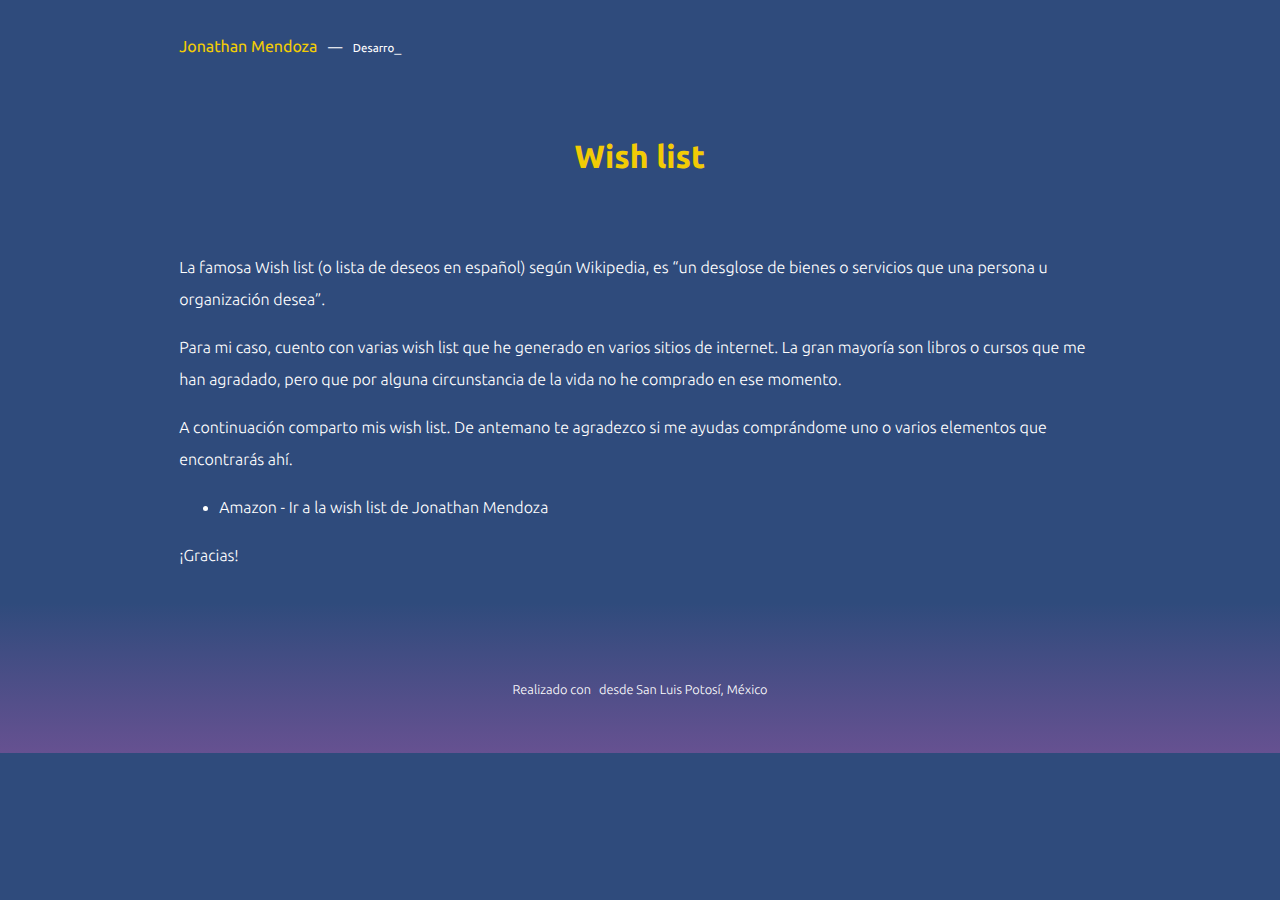
<file: wishlist.html>
<!DOCTYPE html>
<html lang="es">
<head>
    <meta charset="UTF-8">
    <meta name="viewport" content="width=device-width, initial-scale=1.0, maximum-scale=1">
    <meta http-equiv="X-UA-Compatible" content="IE=edge">

	<title>
        
            Wish list &mdash; Jonathan Mendoza
        
    </title>
	
    <meta name="description" content="Blog personal y profesional de Jonathan Mendoza">
    <meta name="keywords" content="">
    <meta name="author" content="Jonathan Mendoza">

    <!-- CSS -->
    <link rel="stylesheet" href="/css/main.css?v=0.0.8">

    <!-- Icons -->
    <link rel="apple-touch-icon" sizes="57x57" href="/icon/apple-icon-57x57.png">
    <link rel="apple-touch-icon" sizes="60x60" href="/icon/apple-icon-60x60.png">
    <link rel="apple-touch-icon" sizes="72x72" href="/icon/apple-icon-72x72.png">
    <link rel="apple-touch-icon" sizes="76x76" href="/icon/apple-icon-76x76.png">
    <link rel="apple-touch-icon" sizes="114x114" href="/icon/apple-icon-114x114.png">
    <link rel="apple-touch-icon" sizes="120x120" href="/icon/apple-icon-120x120.png">
    <link rel="apple-touch-icon" sizes="144x144" href="/icon/apple-icon-144x144.png">
    <link rel="apple-touch-icon" sizes="152x152" href="/icon/apple-icon-152x152.png">
    <link rel="apple-touch-icon" sizes="180x180" href="/icon/apple-icon-180x180.png">
    <link rel="icon" type="image/png" sizes="192x192"  href="/icon/android-icon-192x192.png">
    <link rel="icon" type="image/png" sizes="32x32" href="/icon/favicon-32x32.png">
    <link rel="icon" type="image/png" sizes="96x96" href="/icon/favicon-96x96.png">
    <link rel="icon" type="image/png" sizes="16x16" href="/icon/favicon-16x16.png">
    <link rel="manifest" href="/icon/manifest.json">
    <meta name="msapplication-TileColor" content="#ffffff">
    <meta name="msapplication-TileImage" content="/ms-icon-144x144.png">
    <meta name="theme-color" content="#0d0221" />

    <!-- Global site tag (gtag.js) - Google Analytics -->
    <script async src="https://www.googletagmanager.com/gtag/js?id=UA-160235526-1"></script>
    <script>
        window.dataLayer = window.dataLayer || [];
        function gtag(){dataLayer.push(arguments);}
        gtag('js', new Date());

        gtag('config', 'UA-160235526-1');
    </script>

</head>

<body>
        <div id="Up"></div>
    <header>
        <div class="container">
            <div class="row">
                <div class="col-6-sm">
                    <a href="/" class="logo" title="JonathanMendoza.mx">Jonathan Mendoza</a>
                    <span class="line">—</span>
                    <span class="txt-rotate" data-period="2000" data-rotate='[ "Desarrollador", "Diseñador",  "Gamer", "Esposo", "Padre de familia" ]'></span><span class="blinking-cursor">_</span>
                </div>
                <div class="col-6-sm">
                    <div class="social">
                        <a href="/wishlist.html"><i class="ion-ios7-paperplane-outline"></i></a><span class="separacion"></span><a href="https://twitter.com/Yakziamx" target="_blank"><i class='ion-social-twitter-outline'></i></a><span class="separacion"></span><a href="https://www.facebook.com/Yakziamx/" target="_blank"><i class='ion-social-facebook-outline'></i></a><span class="separacion"></span><a href="https://github.com/Yakzia" target="_blank"><i class='ion-social-github-outline'></i></a>
                    </div>
                </div>
            </div>
        </div>
    </header>

    <section class="page-post">
        <div class="container">
            <div class="row">
                <div class="col-12">
                    <div class="postInfo">
                        <h1 class="title">Wish list</h1>
                    </div>
                </div>
            </div>
            <div class="row">
                <div class="col-12">
                    <div class="postContent">
                        <p>La famosa Wish list (o lista de deseos en español) según Wikipedia, es “un desglose de bienes o servicios que una persona u organización desea”.</p>

<p>Para mi caso, cuento con varias wish list que he generado en varios sitios de internet. La gran mayoría son libros o cursos que me han agradado, pero que por alguna circunstancia de la vida no he comprado en ese momento.</p>

<p>A continuación comparto mis wish list. De antemano te agradezco si me ayudas comprándome uno o varios elementos que encontrarás ahí.</p>

<ul>
  <li><a href="https://www.amazon.com.mx/hz/wishlist/ls/19X0H7KYYEC2H?ref_=wl_share" target="_blank">Amazon - Ir a la wish list de Jonathan Mendoza</a></li>
</ul>

<p>¡Gracias!</p>

                    </div>
                </div>
            </div>
        </div>
    </section>

    <footer>
    <div class="container">
        <div class="row">
            <div class="col-12">
                <p class="GoUp">
                    <a class="jump" href="#Up"><i class="ion-ios7-arrow-up"></i></a>
                </p>
                <p class="love">Realizado con <i class="ion-heart"></i> desde San Luis Potosí, México</p>
            </div>
        </div>
    </div>
</footer>

<script src="/js/animacion.js"></script>
<script src="/js/filter.js"></script>
</body>
</html>
</file>
<file: css/yakziabot.css>
@import url("https://fonts.googleapis.com/css2?family=PT+Sans:wght@700&display=swap");@import url("https://fonts.googleapis.com/css2?family=Raleway:wght@200;300;400;700&display=swap");@import url("https://cdn.jsdelivr.net/npm/bootstrap-icons@1.5.0/font/bootstrap-icons.css");/*! normalize.css v8.0.1 | MIT License | github.com/necolas/normalize.css */html{line-height:1.15;-webkit-text-size-adjust:100%}body{margin:0}main{display:block}h1{font-size:2em;margin:0.67em 0}hr{box-sizing:content-box;height:0;overflow:visible}pre{font-family:monospace, monospace;font-size:1em}a{background-color:transparent}abbr[title]{border-bottom:none;text-decoration:underline;text-decoration:underline dotted}b,strong{font-weight:bolder}code,kbd,samp{font-family:monospace, monospace;font-size:1em}small{font-size:80%}sub,sup{font-size:75%;line-height:0;position:relative;vertical-align:baseline}sub{bottom:-0.25em}sup{top:-0.5em}img{border-style:none}button,input,optgroup,select,textarea{font-family:inherit;font-size:100%;line-height:1.15;margin:0}button,input{overflow:visible}button,select{text-transform:none}button,[type="button"],[type="reset"],[type="submit"]{-webkit-appearance:button}button::-moz-focus-inner,[type="button"]::-moz-focus-inner,[type="reset"]::-moz-focus-inner,[type="submit"]::-moz-focus-inner{border-style:none;padding:0}button:-moz-focusring,[type="button"]:-moz-focusring,[type="reset"]:-moz-focusring,[type="submit"]:-moz-focusring{outline:1px dotted ButtonText}fieldset{padding:0.35em 0.75em 0.625em}legend{box-sizing:border-box;color:inherit;display:table;max-width:100%;padding:0;white-space:normal}progress{vertical-align:baseline}textarea{overflow:auto}[type="checkbox"],[type="radio"]{box-sizing:border-box;padding:0}[type="number"]::-webkit-inner-spin-button,[type="number"]::-webkit-outer-spin-button{height:auto}[type="search"]{-webkit-appearance:textfield;outline-offset:-2px}[type="search"]::-webkit-search-decoration{-webkit-appearance:none}::-webkit-file-upload-button{-webkit-appearance:button;font:inherit}details{display:block}summary{display:list-item}template{display:none}[hidden]{display:none}*{text-rendering:optimizeLegibility !important;text-rendering:geometricPrecision;-webkit-font-smoothing:antialiased !important;-webkit-text-size-adjust:100% !important;-moz-osx-font-smoothing:grayscale;-webkit-box-sizing:border-box;-moz-box-sizing:border-box;box-sizing:border-box}body{cursor:default;color:#fff;background-color:#252729;font-family:"Raleway",sans-serif;font-size:14pt;font-weight:400;line-height:1.6;margin:0;padding:0;-webkit-font-smoothing:antialiased;-webkit-text-size-adjust:100%}img{-webkit-border-radius:.75rem;border-radius:.75rem;-webkit-box-shadow:0px 0px 20px 0px rgba(0,0,0,0.5);-moz-box-shadow:0px 0px 20px 0px rgba(0,0,0,0.5);box-shadow:0px 0px 20px 0px rgba(0,0,0,0.5);image-rendering:-moz-crisp-edges;image-rendering:-o-crisp-edges;image-rendering:-webkit-optimize-contrast;image-rendering:crisp-edges;-ms-interpolation-mode:nearest-neighbor}strong{font-weight:700}h1,h2,h3,h4,h5,h6{font-family:"PT Sans",sans-serif;font-weight:700}a,a:hover{color:#F2B705;text-decoration:none}nav{background-color:#252729;font-family:"PT Sans",sans-serif;font-weight:700;color:#fff}nav a{color:#fff !important}nav .navbar-brand a:hover{color:#F2B705 !important;border-bottom:1px solid #F2B705}nav .navbar-brand .byJM{font-size:.75rem}nav .navbar-brand .imgBrand{margin-right:.5rem}header{background-color:#252729;padding:2rem 0 3rem 0}header p{text-align:justify}header p,header h2{margin:1.5rem 0 1.5rem 0}header .btn{margin-right:1rem}#statisticsBot{text-align:center;background-color:#323439;padding:3rem 0;box-shadow:-1px 1px 19px -10px rgba(0,0,0,0.75) inset;-webkit-box-shadow:-1px 1px 19px -10px rgba(0,0,0,0.75) inset;-moz-box-shadow:-1px 1px 19px -10px rgba(0,0,0,0.75) inset}#statisticsBot #yakziaBotServers,#statisticsBot #yakziaBotUsers,#statisticsBot #yakziaBotRequests{color:#F2B705;font-size:3rem;font-weight:700;font-family:"PT Sans",sans-serif}#commandsBot{padding:3rem 0;background-color:#43464b}#commandsBot .title{text-align:center}#commandsBot .command{padding:2rem 0;text-align:center}#commandsBot .command img{max-width:70%;margin-bottom:2rem}#commandsBot .command .name{color:#F2B705;font-size:1.5rem;font-family:"PT Sans",sans-serif;font-weight:700}#testimonials{padding:3rem;background-color:#3a3c41;text-align:center;box-shadow:-1px 1px 19px -10px rgba(0,0,0,0.75) inset;-webkit-box-shadow:-1px 1px 19px -10px rgba(0,0,0,0.75) inset;-moz-box-shadow:-1px 1px 19px -10px rgba(0,0,0,0.75) inset}#testimonials mark{color:white;background-image:linear-gradient(#3a3c41 calc(60% - 5px), #024874 5px);background-size:0;background-repeat:no-repeat;display:inline;background-size:100%}#testimonials .testimonial{font-size:1.4rem;font-weight:700}#testimonials .authorCard img{border-radius:50%;width:100px;height:100px}#testimonials .authorCard .informationAuthor{padding-top:1rem}#testimonials .authorCard .informationAuthor .author{color:#F2B705;font-size:1.2rem;font-weight:700}#testimonials .authorCard .informationAuthor .squad{font-size:.95rem;font-weight:700}footer{font-size:1rem;padding:3rem 0 2rem 0}footer hr{margin:1rem 0 1.5rem 0}footer #scrollToTopBtn{color:white;background-color:#252729;border:none;outline:none;cursor:pointer;margin:0;padding:0}footer a{color:#F2B705;text-decoration:none}footer a:hover{color:#F2B705;border-bottom:1px solid #F2B705}footer .bi-arrow-up-square-fill{color:#F2B705}footer .disclaimer{font-size:.9rem}

/*# sourceMappingURL=yakziabot.css.map */
</file>
<file: css/main.css>
@import url("//code.ionicframework.com/ionicons/1.5.2/css/ionicons.min.css");@import url("https://fonts.googleapis.com/css2?family=Ubuntu:wght@300;400;700&display=swap");/*! normalize.css v8.0.1 | MIT License | github.com/necolas/normalize.css */html{line-height:1.15;-webkit-text-size-adjust:100%}body{margin:0}main{display:block}h1{font-size:2em;margin:0.67em 0}hr{box-sizing:content-box;height:0;overflow:visible}pre{font-family:monospace, monospace;font-size:1em}a{background-color:transparent}abbr[title]{border-bottom:none;text-decoration:underline;text-decoration:underline dotted}b,strong{font-weight:bolder}code,kbd,samp{font-family:monospace, monospace;font-size:1em}small{font-size:80%}sub,sup{font-size:75%;line-height:0;position:relative;vertical-align:baseline}sub{bottom:-0.25em}sup{top:-0.5em}img{border-style:none}button,input,optgroup,select,textarea{font-family:inherit;font-size:100%;line-height:1.15;margin:0}button,input{overflow:visible}button,select{text-transform:none}button,[type="button"],[type="reset"],[type="submit"]{-webkit-appearance:button}button::-moz-focus-inner,[type="button"]::-moz-focus-inner,[type="reset"]::-moz-focus-inner,[type="submit"]::-moz-focus-inner{border-style:none;padding:0}button:-moz-focusring,[type="button"]:-moz-focusring,[type="reset"]:-moz-focusring,[type="submit"]:-moz-focusring{outline:1px dotted ButtonText}fieldset{padding:0.35em 0.75em 0.625em}legend{box-sizing:border-box;color:inherit;display:table;max-width:100%;padding:0;white-space:normal}progress{vertical-align:baseline}textarea{overflow:auto}[type="checkbox"],[type="radio"]{box-sizing:border-box;padding:0}[type="number"]::-webkit-inner-spin-button,[type="number"]::-webkit-outer-spin-button{height:auto}[type="search"]{-webkit-appearance:textfield;outline-offset:-2px}[type="search"]::-webkit-search-decoration{-webkit-appearance:none}::-webkit-file-upload-button{-webkit-appearance:button;font:inherit}details{display:block}summary{display:list-item}template{display:none}[hidden]{display:none}.container{width:90%;margin-left:auto;margin-right:auto}@media only screen and (min-width: 33.75em){.container{width:80%}}@media only screen and (min-width: 60em){.container{width:75%;max-width:60rem}}.row{position:relative;width:100%}.row [class^="col"]{float:left;margin:0.5rem 2%;min-height:0.125rem}.row::after{content:"";display:table;clear:both}.col-1,.col-2,.col-3,.col-4,.col-5,.col-6,.col-7,.col-8,.col-9,.col-10,.col-11,.col-12{width:96%}.col-1-sm{width:4.3333333333%}.col-2-sm{width:12.6666666667%}.col-3-sm{width:21%}.col-4-sm{width:29.3333333333%}.col-5-sm{width:37.6666666667%}.col-6-sm{width:46%}.col-7-sm{width:54.3333333333%}.col-8-sm{width:62.6666666667%}.col-9-sm{width:71%}.col-10-sm{width:79.3333333333%}.col-11-sm{width:87.6666666667%}.col-12-sm{width:96%}@media only screen and (min-width: 45em){.col-1{width:4.3333333333%}.col-2{width:12.6666666667%}.col-3{width:21%}.col-4{width:29.3333333333%}.col-5{width:37.6666666667%}.col-6{width:46%}.col-7{width:54.3333333333%}.col-8{width:62.6666666667%}.col-9{width:71%}.col-10{width:79.3333333333%}.col-11{width:87.6666666667%}.col-12{width:96%}.hidden-sm{display:block}}*{text-rendering:geometricPrecision;-webkit-font-smoothing:antialiased !important;-webkit-text-size-adjust:100% !important;-moz-osx-font-smoothing:grayscale;-webkit-box-sizing:border-box;-moz-box-sizing:border-box;box-sizing:border-box}html{background:#080742;background:-moz-linear-gradient(180deg, #2f4b7c 0%, #2f4b7c 80%, #665191 100%);background:-webkit-linear-gradient(180deg, #2f4b7c 0%, #2f4b7c 80%, #665191 100%);background:linear-gradient(180deg, #2f4b7c 0%, #2f4b7c 80%, #665191 100%);filter:progid:DXImageTransform.Microsoft.gradient(startColorstr=$primary-degraded,endColorstr=$secondary-degraded,GradientType=1)}html,body{cursor:default;color:#fff !important;font-family:"Ubuntu",Consolas,sans-serif;font-weight:300;font-size:16px !important;line-height:2rem;text-align:left}#Up{height:1px}p{display:block;margin-block-start:1em;margin-block-end:1em;margin-inline-start:0px;margin-inline-end:0px}a{text-decoration:none;color:#fff;border-bottom:1px solid rgba(0,0,0,0);transition:color 200ms, border-bottom 200ms;-webkit-transition:color 200ms, border-bottom 200ms}a:hover{border-bottom:1px solid #F2CB05;color:#F2CB05;transition:color 200ms, border-bottom 200ms;-webkit-transition:color 200ms, border-bottom 200ms}strong{font-weight:700}blockquote{border-left:2px solid #f6019d;margin:0em 0 3em 0;padding:.8em 0 .8em 1.5em}blockquote p{margin-block-start:0em !important;margin-block-end:0em !important;margin-inline-start:0px !important;margin-inline-end:0px !important}hr{background-color:#F2CB05;height:1px;border:0;margin-left:33%;margin-right:33%;margin-top:2em;margin-bottom:2em}.blinking-cursor{font-weight:100;-webkit-animation:1s blink step-end infinite;-moz-animation:1s blink step-end infinite;-ms-animation:1s blink step-end infinite;-o-animation:1s blink step-end infinite;animation:1s blink step-end infinite}@keyframes blink{from,to{color:transparent}50%{color:#fff}}@-moz-keyframes blink{from,to{color:transparent}50%{color:#fff}}@-webkit-keyframes blink{from,to{color:transparent}50%{color:#fff}}@-ms-keyframes blink{from,to{color:transparent}50%{color:#fff}}@-o-keyframes blink{from,to{color:transparent}50%{color:#fff}}.blinking-cursor-blue{font-weight:100;-webkit-animation:1s blinkblue step-end infinite;-moz-animation:1s blinkblue step-end infinite;-ms-animation:1s blinkblue step-end infinite;-o-animation:1s blinkblue step-end infinite;animation:1s blinkblue step-end infinite}@keyframes blinkblue{from,to{color:transparent}50%{color:#F2CB05}}@-moz-keyframes blinkblue{from,to{color:transparent}50%{color:#F2CB05}}@-webkit-keyframes blinkblue{from,to{color:transparent}50%{color:#F2CB05}}@-ms-keyframes blinkblue{from,to{color:transparent}50%{color:#F2CB05}}@-o-keyframes blinkblue{from,to{color:transparent}50%{color:#F2CB05}}.jump{display:inline-block;-webkit-animation:jump .75s infinite alternate;-moz-animation:jump .75s infinite alternate;animation:jump .75s infinite alternate}@-webkit-keyframes jump{0%{transform:translateY(3px)}100%{transform:translateY(-3px)}}@-moz-keyframes jump{0%{transform:translateY(3px)}100%{transform:translateY(-3px)}}@keyframes jump{0%{transform:translateY(3px)}100%{transform:translateY(-3px)}}@-webkit-keyframes zoomInDown{0%{opacity:0;-webkit-transform:scale3d(0.1, 0.1, 0.1) translate3d(0, -1000px, 0);transform:scale3d(0.1, 0.1, 0.1) translate3d(0, -1000px, 0);-webkit-animation-timing-function:cubic-bezier(0.55, 0.055, 0.675, 0.19);animation-timing-function:cubic-bezier(0.55, 0.055, 0.675, 0.19)}60%{opacity:1;-webkit-transform:scale3d(0.475, 0.475, 0.475) translate3d(0, 60px, 0);transform:scale3d(0.475, 0.475, 0.475) translate3d(0, 60px, 0);-webkit-animation-timing-function:cubic-bezier(0.175, 0.885, 0.32, 1);animation-timing-function:cubic-bezier(0.175, 0.885, 0.32, 1)}}@keyframes zoomInDown{0%{opacity:0;-webkit-transform:scale3d(0.1, 0.1, 0.1) translate3d(0, -1000px, 0);transform:scale3d(0.1, 0.1, 0.1) translate3d(0, -1000px, 0);-webkit-animation-timing-function:cubic-bezier(0.55, 0.055, 0.675, 0.19);animation-timing-function:cubic-bezier(0.55, 0.055, 0.675, 0.19)}60%{opacity:1;-webkit-transform:scale3d(0.475, 0.475, 0.475) translate3d(0, 60px, 0);transform:scale3d(0.475, 0.475, 0.475) translate3d(0, 60px, 0);-webkit-animation-timing-function:cubic-bezier(0.175, 0.885, 0.32, 1);animation-timing-function:cubic-bezier(0.175, 0.885, 0.32, 1)}}.zoomInDown{-webkit-animation-name:zoomInDown;animation-name:zoomInDown}body .gist{-webkit-box-shadow:0px 0px 20px 0px rgba(0,0,0,0.5);-moz-box-shadow:0px 0px 20px 0px rgba(0,0,0,0.5);box-shadow:0px 0px 20px 0px rgba(0,0,0,0.5);margin-block-start:1em;margin-block-end:2.5em;padding:.5em 0;background:#272822;-webkit-border-radius:.3em;border-radius:.3em}body .gist .highlight{background:#272822}body .gist .blob-num,body .gist .blob-code-inner,body .gist .pl-s2,body .gist .pl-stj{color:#f8f8f2}body .gist .pl-c1{color:#ae81ff}body .gist .pl-enti{color:#a6e22e;font-weight:700}body .gist .pl-st{color:#66d9ef}body .gist .pl-mdr{color:#66d9ef;font-weight:400}body .gist .pl-ms1{background:#fd971f}body .gist .pl-c,body .gist .pl-c span,body .gist .pl-pdc{color:#75715e;font-style:italic}body .gist .pl-cce,body .gist .pl-cn,body .gist .pl-coc,body .gist .pl-enc,body .gist .pl-ens,body .gist .pl-kos,body .gist .pl-kou,body .gist .pl-mh .pl-pdh,body .gist .pl-mp,body .gist .pl-mp1 .pl-sf,body .gist .pl-mq,body .gist .pl-pde,body .gist .pl-pse,body .gist .pl-pse .pl-s2,body .gist .pl-mp .pl-s3,body .gist .pl-smi,body .gist .pl-stp,body .gist .pl-sv,body .gist .pl-v,body .gist .pl-vi,body .gist .pl-vpf,body .gist .pl-mri,body .gist .pl-va,body .gist .pl-vpu{color:#66d9ef}body .gist .pl-cos,body .gist .pl-ml,body .gist .pl-pds,body .gist .pl-s,body .gist .pl-s1,body .gist .pl-sol{color:#e6db74}body .gist .pl-e,body .gist .pl-ef,body .gist .pl-en,body .gist .pl-enf,body .gist .pl-enm,body .gist .pl-entc,body .gist .pl-entm,body .gist .pl-eoac,body .gist .pl-eoac .pl-pde,body .gist .pl-eoi,body .gist .pl-mai .pl-sf,body .gist .pl-mm,body .gist .pl-pdv,body .gist .pl-som,body .gist .pl-sr,body .gist .pl-vo{color:#a6e22e}body .gist .pl-ent,body .gist .pl-eoa,body .gist .pl-eoai,body .gist .pl-eoai .pl-pde,body .gist .pl-k,body .gist .pl-ko,body .gist .pl-kolp,body .gist .pl-mc,body .gist .pl-mr,body .gist .pl-ms,body .gist .pl-s3,body .gist .pl-smc,body .gist .pl-smp,body .gist .pl-sok,body .gist .pl-sra,body .gist .pl-src,body .gist .pl-sre{color:#f92672}body .gist .pl-mb,body .gist .pl-pdb{color:#e6db74;font-weight:700}body .gist .pl-mi,body .gist .pl-pdi{color:#f92672;font-style:italic}body .gist .pl-pdc1,body .gist .pl-scp{color:#ae81ff}body .gist .pl-sc,body .gist .pl-sf,body .gist .pl-mo,body .gist .pl-entl{color:#fd971f}body .gist .pl-mi1,body .gist .pl-mdht{color:#a6e22e;background:rgba(0,64,0,0.5)}body .gist .pl-md,body .gist .pl-mdhf{color:#f92672;background:rgba(64,0,0,0.5)}body .gist .pl-mdh,body .gist .pl-mdi{color:#a6e22e;font-weight:400}body .gist .pl-ib,body .gist .pl-id,body .gist .pl-ii,body .gist .pl-iu{background:#a6e22e;color:#272822}body .gist .gist-file{margin-bottom:0;border:1px dashed #272822;border-radius:0}body .gist .gist-data{border-bottom:none;border-radius:0;background-color:#272822}body .gist .blob-wrapper{border-radius:0}body .gist .gist-meta{display:none}header{font-size:.9rem;font-weight:400;font-family:"Ubuntu",Consolas,sans-serif;padding-top:1.5em;padding-bottom:1em}header .logo{font-weight:400;text-decoration:none;border-bottom:none;font-size:1rem;color:#F2CB05;transition:color 200ms, border-bottom 200ms;-webkit-transition:color 200ms, border-bottom 200ms}header .logo:hover{border-bottom:1px solid #F2CB05;transition:color 200ms, border-bottom 200ms;-webkit-transition:color 200ms, border-bottom 200ms}header .line{color:#fff;margin:0 .5em}header .txt-rotate{color:#fff;font-size:.8em}header .social{text-align:right;font-size:1.4rem}header .social .separacion{margin-left:.75em}header .social a{border-bottom:none;color:#fff}header .social a:hover{color:#F2CB05}@media (max-width: 33.75em){.line,.txt-rotate,.blinking-cursor{display:none;visibility:hidden}}footer{padding:1em 0 2em 0;font-size:.8rem;text-align:center}footer .GoUp{text-align:center}footer .GoUp a{font-size:1.4rem;border-bottom:none}footer .GoUp a:hover{border-bottom:none}footer .ion-heart{color:#f6019d;margin:0 .2em}.page-index{text-align:center;padding-top:2em;padding-bottom:2em}.page-index .nameAndPhoto .name{font-size:5em;font-weight:700;line-height:.7em;text-shadow:0 1px 0 #ccc;text-shadow:0.05em 0.05em 0.2em rgba(10,10,10,0.5);margin-block-start:0;margin-block-end:0;z-index:1;letter-spacing:-7px}.page-index .nameAndPhoto .name .firstName{margin-left:-10%;display:block}.page-index .nameAndPhoto .name .lastName{padding-left:10%;display:block}.page-index .nameAndPhoto .photo{width:100%;max-width:150px;z-index:2;margin-top:-10em;animation:zoomInDown;animation-duration:3s;-webkit-filter:drop-shadow(0px 0px 20px rgba(0,0,0,0.5));filter:drop-shadow(0px 0px 20px rgba(0,0,0,0.5))}.page-index p.hi{font-size:1.7em;line-height:2em;font-family:"Ubuntu",Consolas,sans-serif;margin-bottom:.5em;font-size:300}.page-index p.hi .name{color:#F2CB05;font-weight:400}.page-index p.aboutMeInfo{padding-top:1em}.page-index p.aboutMe a{color:#F2CB05}.page-blog .year,.page-blog .categories,.page-blog .tags,.page-blog #categoryName{color:#2de2e6;font-weight:400;font-family:"Ubuntu",Consolas,sans-serif;font-size:.9em;text-transform:uppercase}.page-blog ul{list-style:none;padding-inline-start:0;margin-top:0}.page-blog .allCategories li a{cursor:pointer;border-bottom:0px solid #000}.page-blog .article{margin:0 0 2em 0}.page-blog .article .title{line-height:1.6em}.page-blog .article .title a{border-bottom:none}.page-blog .article .title a:hover .icon-link{color:#F2CB05}.page-blog .article .info{font-size:.7em}.page-blog .article .info .icon-minus{margin:0 .5em;color:#fff}.page-blog .hideArticle{display:none;visibility:hidden}.page-archive{margin-top:2em}.page-archive .categoryTitle{color:#2de2e6;font-weight:400;font-family:"Ubuntu",Consolas,sans-serif;font-size:.9em}.page-archive .article{margin:1em 0 1.5em 0}.page-archive .article .title a{border-bottom:none}.page-archive .article .title a .icon-link{color:#fff;font-size:.85em;vertical-align:center}.page-archive .article .title a:hover .icon-link{color:#F2CB05}.page-archive .article .info{font-size:.8em}.page-archive .article .info .icon-minus{margin:0 .5em;color:#fff}.page-post .postInfo{text-align:center;margin:2.5em 0}.page-post .postInfo .title{font-size:2em;font-weight:700;line-height:1.4em;color:#F2CB05;font-family:"Ubuntu",Consolas,sans-serif}.page-post .postInfo .info{font-size:.7em}.page-post .postInfo .info .icon-minus{margin:0 .5em;color:#fff}.page-post .hrShareAndDonation{margin-top:4em;margin-bottom:4em}.page-post #postContent nav{background:#262626;color:white;padding:1em;-webkit-box-shadow:0px 0px 20px 0px rgba(0,0,0,0.5);-moz-box-shadow:0px 0px 20px 0px rgba(0,0,0,0.5);box-shadow:0px 0px 20px 0px rgba(0,0,0,0.5);-webkit-border-radius:.3em;border-radius:.3em;margin:1em 1em 2em 1em}.page-post #postContent nav .toc{font-size:1.1em;font-weight:500}.page-post #postContent nav ul{padding-left:1em;margin:0}.page-post #postContent nav ul li{margin:0}.page-post #postContent h1,.page-post #postContent h2,.page-post #postContent h3,.page-post #postContent h4,.page-post #postContent h5,.page-post #postContent h6{font-weight:600;margin-block-start:5rem;margin-block-end:2.5rem}.page-post #postContent p{display:block;margin-block-start:1em;margin-block-end:2.5em;margin-inline-start:0px;margin-inline-end:0px}.page-post #postContent img{max-width:100%;-webkit-border-radius:.75em;border-radius:.75em;-webkit-box-shadow:0px 0px 20px 0px rgba(0,0,0,0.5);-moz-box-shadow:0px 0px 20px 0px rgba(0,0,0,0.5);box-shadow:0px 0px 20px 0px rgba(0,0,0,0.5);display:block;margin-left:auto;margin-right:auto}.page-post #postContent a{color:#F2CB05}.page-post #postContent li{margin-block-start:1em;margin-block-end:2.5em;margin-inline-start:0px;margin-inline-end:0px}.page-post #postContent figure{margin:0;text-align:center}.page-post #postContent figure figcaption{font-size:.75em;line-height:1.8em;padding:1em 1.5em 2em 1.5em}.page-post #postContent .key{font-weight:600;background-color:#f7f7f7;border:1px solid #ccc;color:#333;font-size:.8em;line-height:1.4em;text-shadow:0 1px 0 #fff;display:inline-block;padding:0.1em 0.6em;margin:0 0.1em;white-space:nowrap;-webkit-box-shadow:0 1px 0px rgba(0,0,0,0.2),0 0 0 2px #fff inset;-moz-box-shadow:0 1px 0px rgba(0,0,0,0.2),0 0 0 2px #fff inset;box-shadow:0 1px 0px rgba(0,0,0,0.2),0 0 0 2px #fff inset;-webkit-border-radius:3px;-moz-border-radius:3px;border-radius:3px}.page-post #postContent .terminal{background:#262626;color:white;padding:1em;-webkit-box-shadow:0px 0px 20px 0px rgba(0,0,0,0.5);-moz-box-shadow:0px 0px 20px 0px rgba(0,0,0,0.5);box-shadow:0px 0px 20px 0px rgba(0,0,0,0.5);-webkit-border-radius:.3em;border-radius:.3em}.page-post #postContent .shareAndDonation{margin-bottom:1em;padding:0 1em;font-size:.9rem;text-align:center}.page-post #postContent .shareAndDonation .message{display:block}.page-post #postContent .shareAndDonation img{display:inline-block;-webkit-box-shadow:none;-moz-box-shadow:none;box-shadow:none}.page-post #postContent .shareAndDonation .row [class^="col"]{margin:0}.page-404{text-align:center}.page-404 .ooops{font-size:6rem;text-transform:uppercase;font-weight:400;letter-spacing:-.1rem;margin-bottom:0;font-family:"Ubuntu",Consolas,sans-serif;color:#2de2e6}.page-404 .error{margin-top:.7rem;background:#f6019d;z-index:2;position:relative;padding:.1rem .3rem;font-weight:400}.page-404 .flip{-moz-transform:scale(-1, 1);-webkit-transform:scale(-1, 1);-o-transform:scale(-1, 1);-ms-transform:scale(-1, 1);transform:scale(-1, 1);display:inline-block}

/*# sourceMappingURL=main.css.map */
</file>
